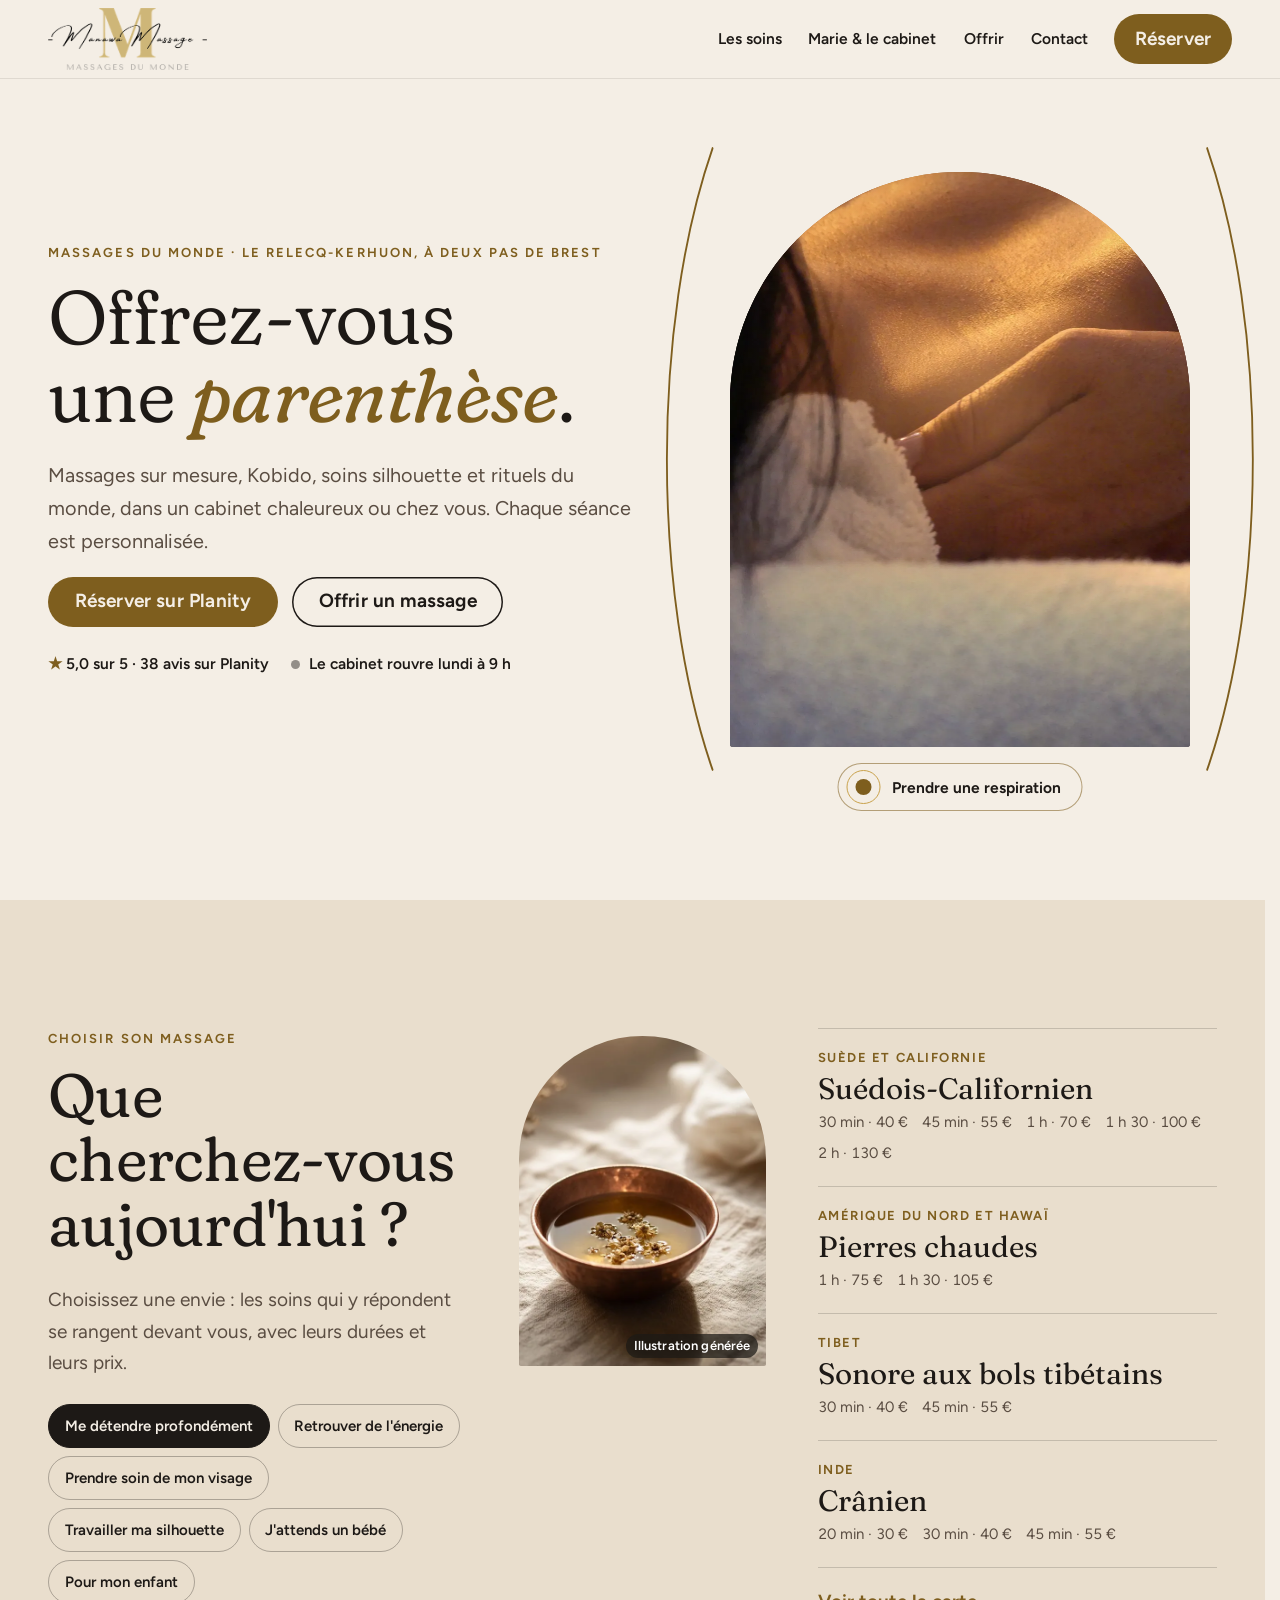
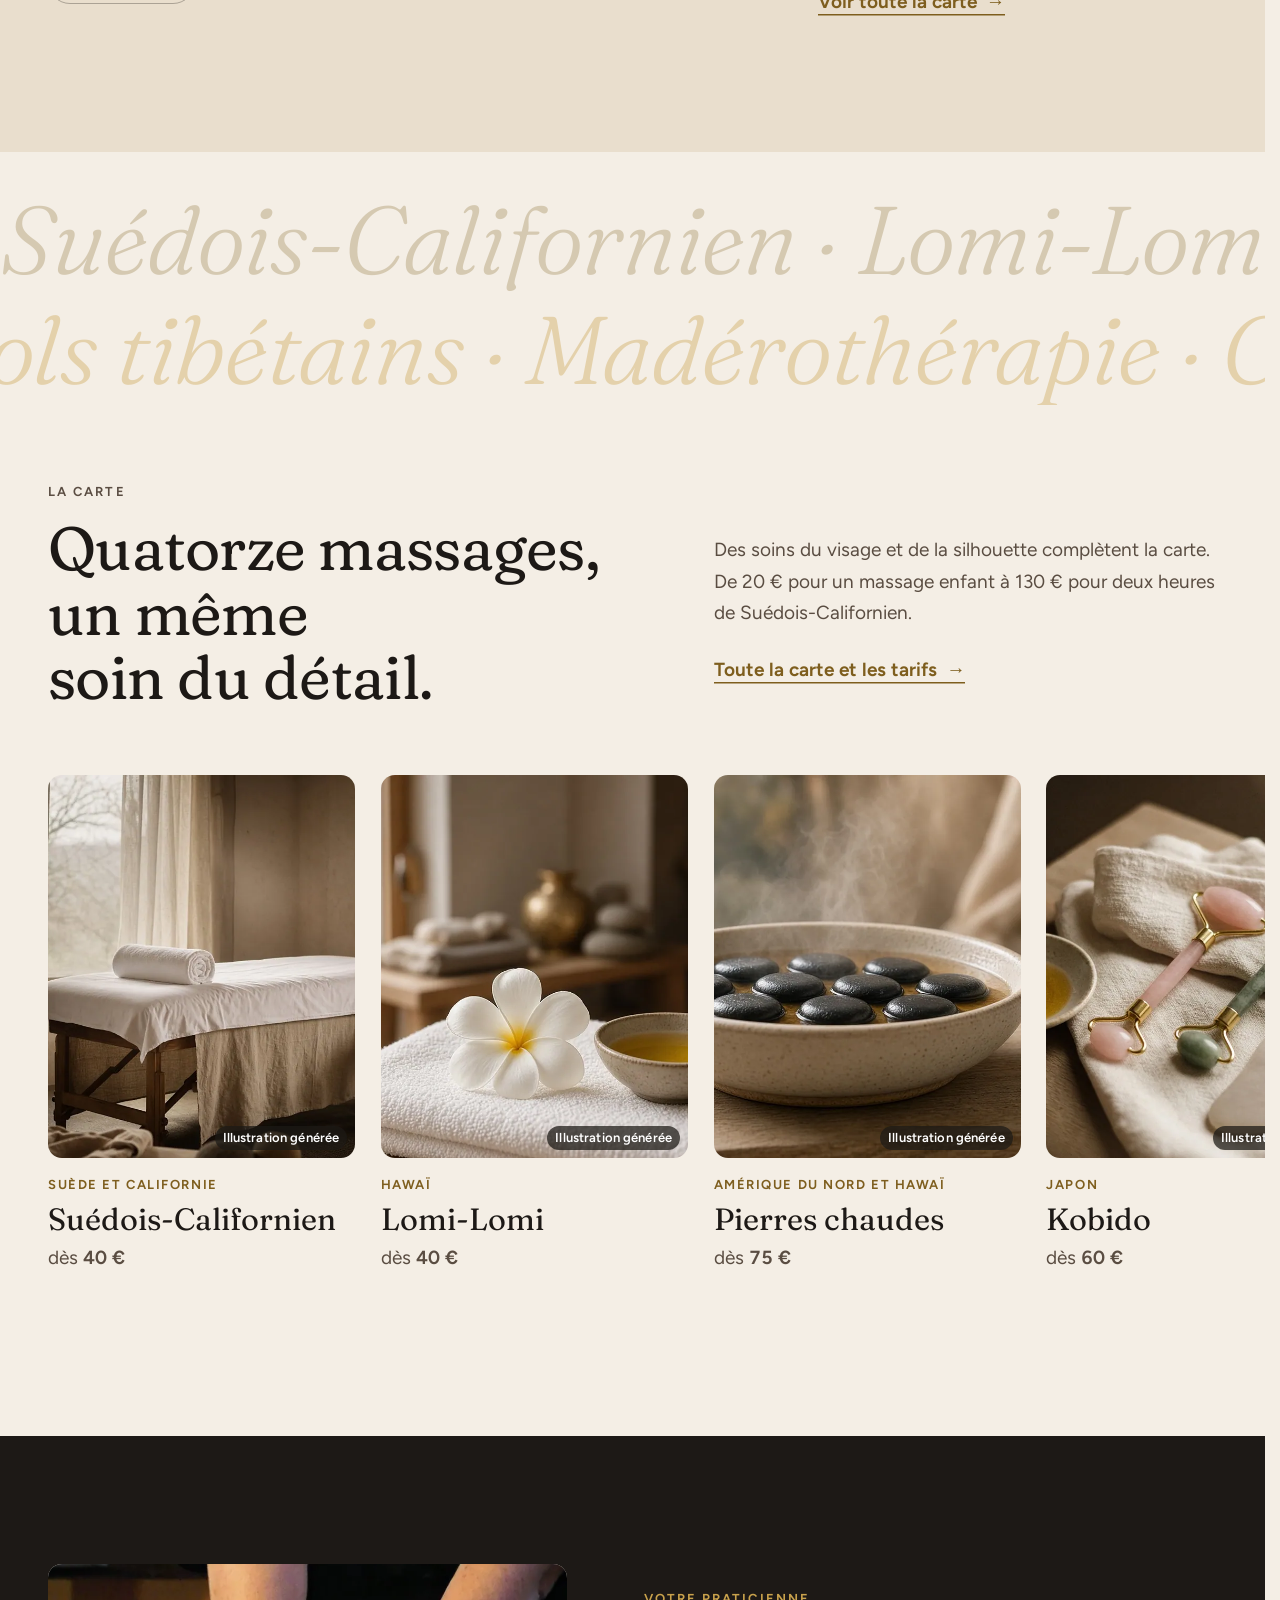
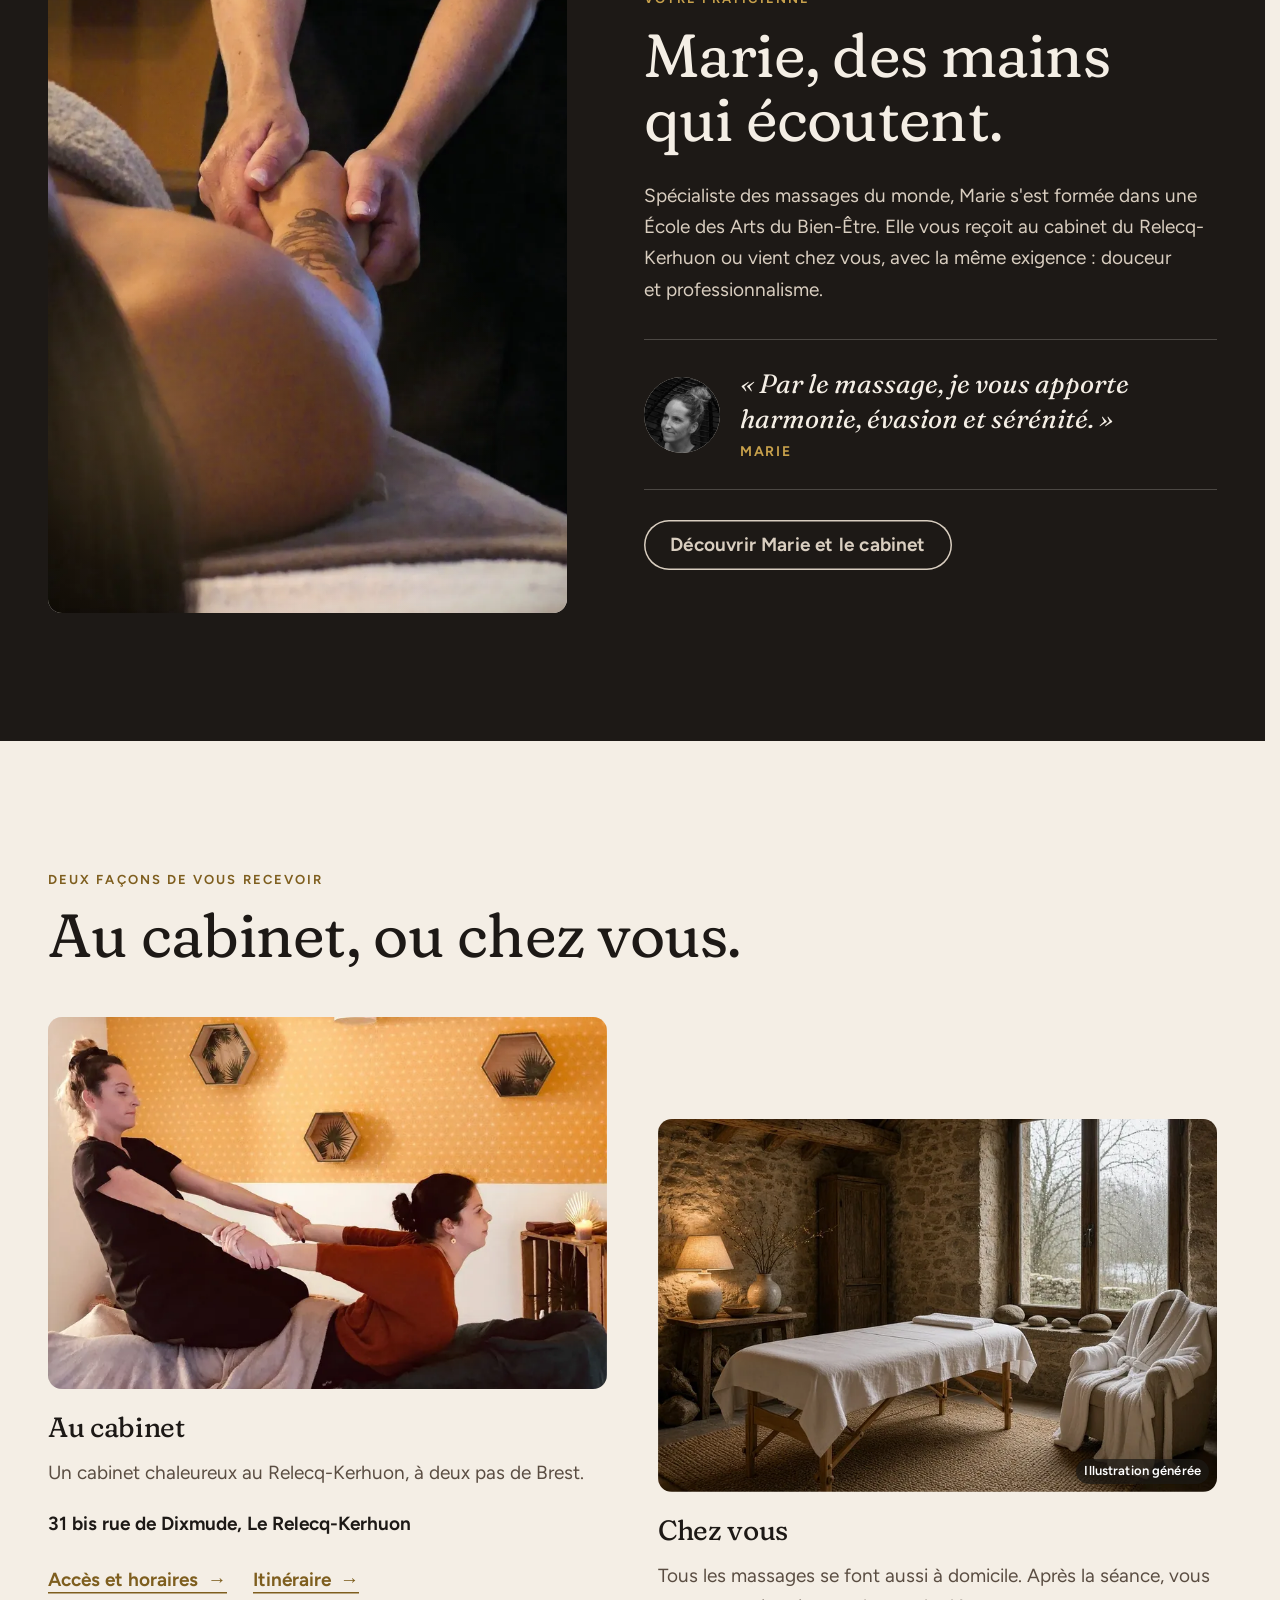
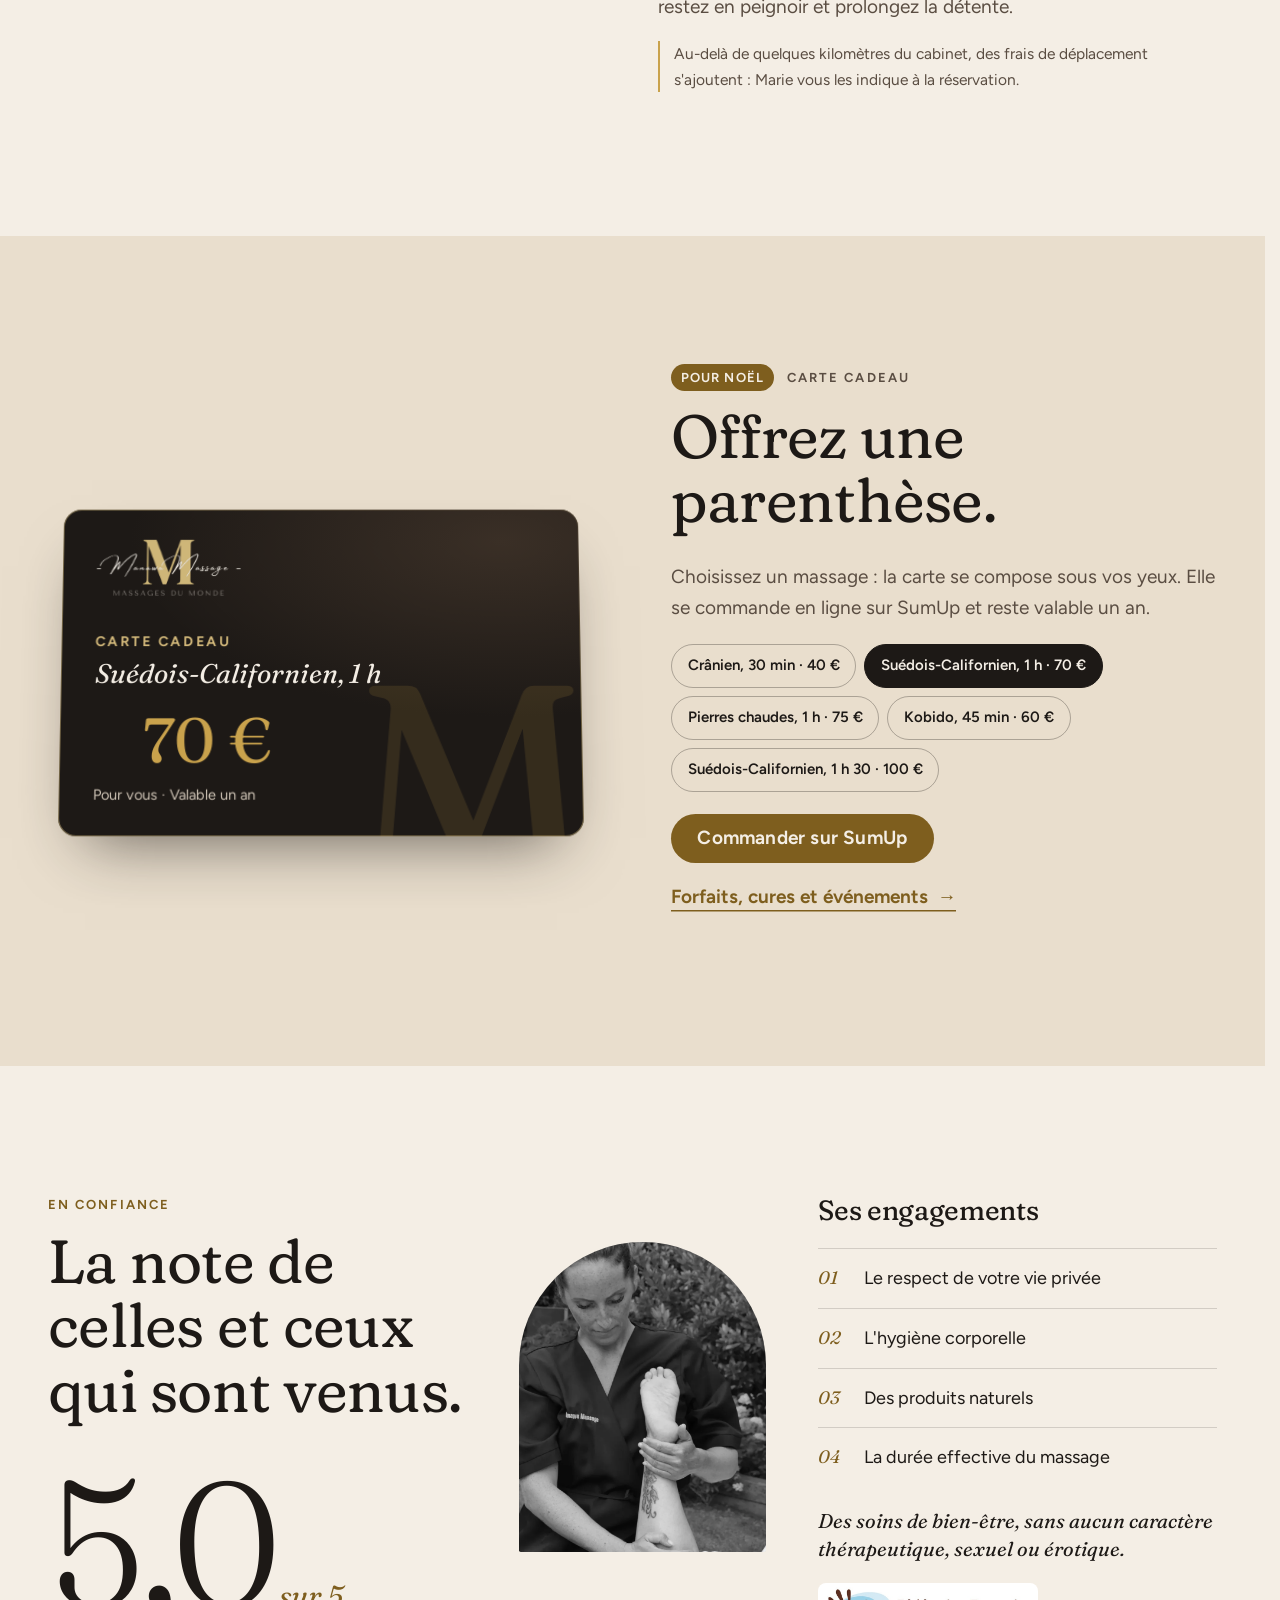
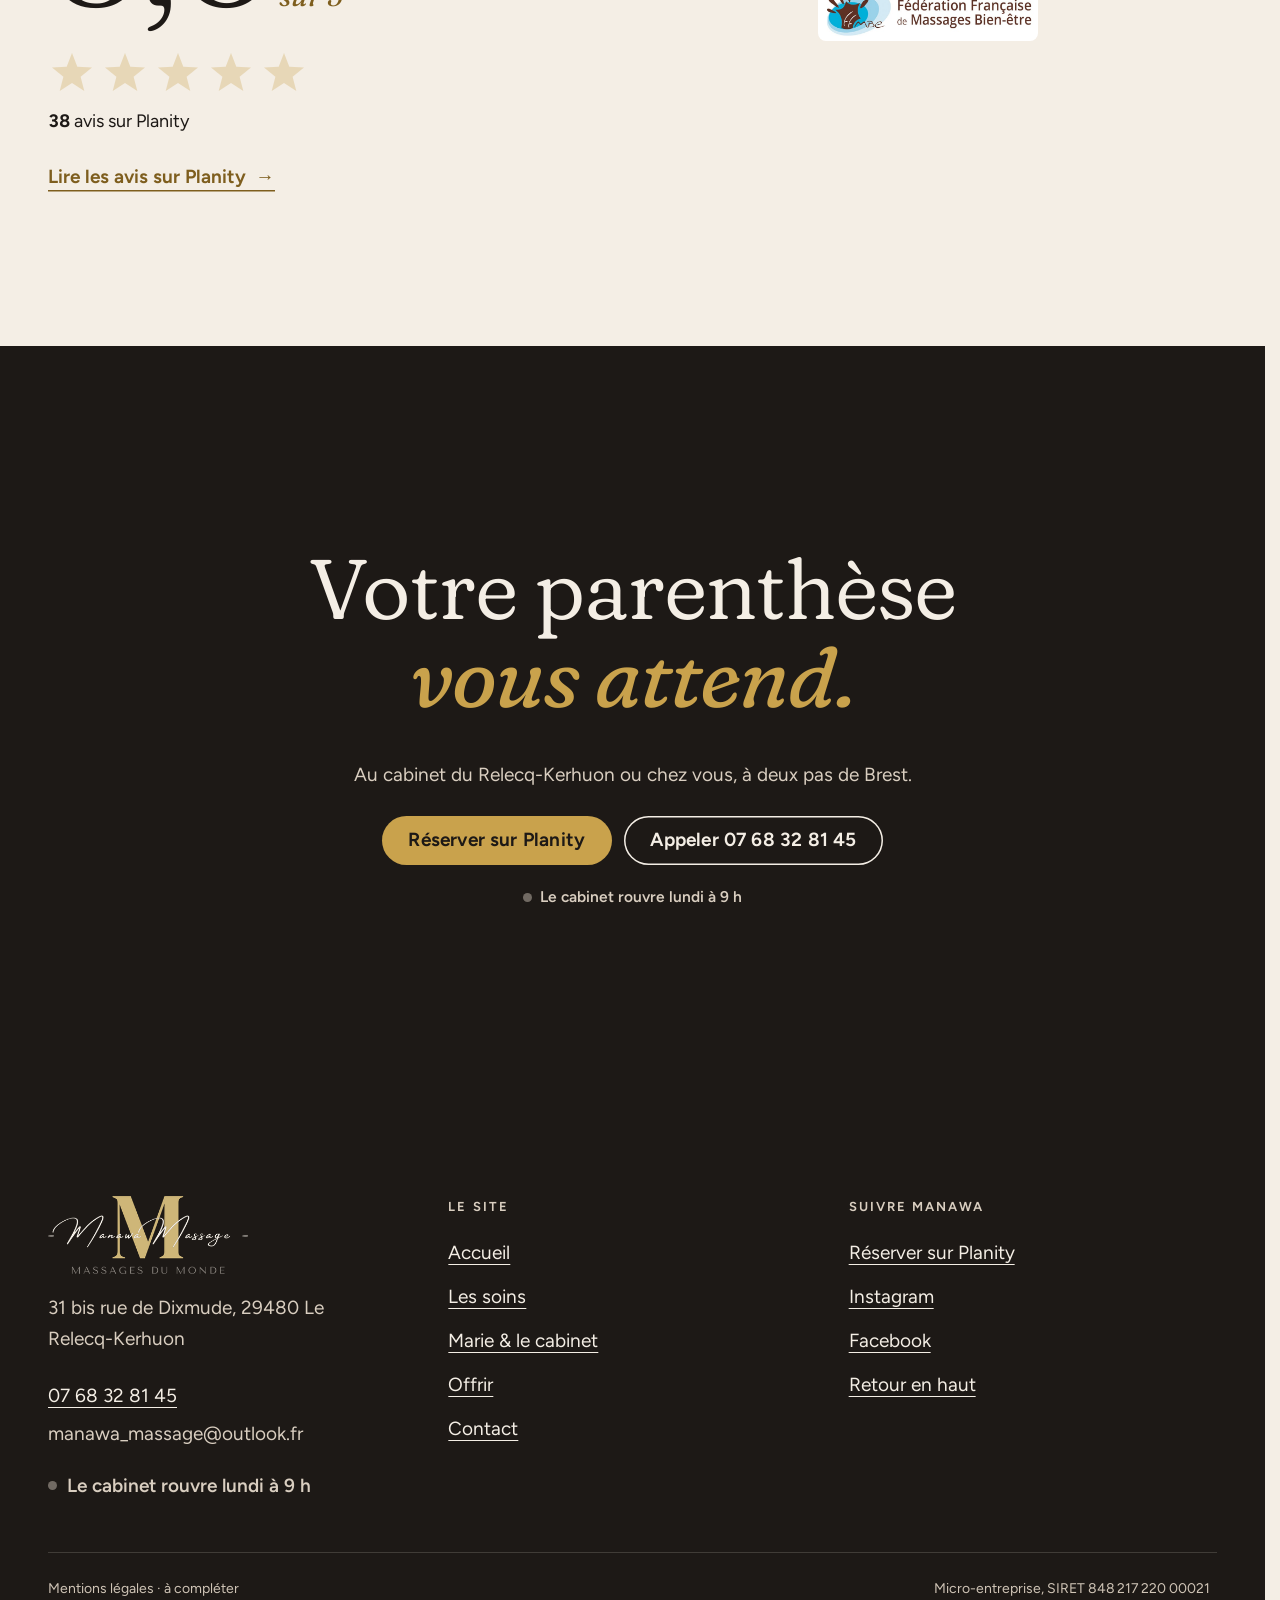
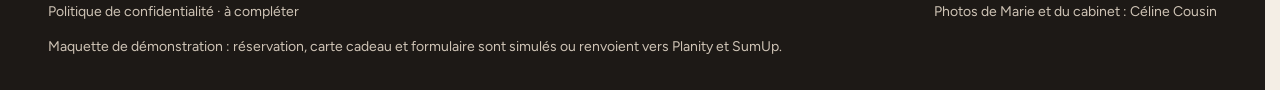
<file: index.html>
<!doctype html>
<html lang="fr" data-v="2" data-page="accueil">
<head>
<meta charset="utf-8">
<meta name="viewport" content="width=device-width, initial-scale=1, viewport-fit=cover">
<title>Manawa Massage Pro · Massages bien-être au Relecq-Kerhuon, près de Brest</title>
<meta name="description" content="Massages du monde, Kobido et soins silhouette avec Marie, au cabinet du Relecq-Kerhuon ou à domicile autour de Brest. Réservation sur Planity, cartes cadeaux.">
<meta name="robots" content="noindex, nofollow">
<link rel="canonical" href="https://manawa-massage-pro-maquette.vercel.app/">
<style>:root{--fond:#F4EEE5;--texte:#1D1916;--voile-fond:#1D1916;--ouverture-fond:#1D1916;--menu-fond:#F4EEE5}:root { --entete-h: 72px; --barres-h: 0px; } html { background: var(--fond); color: var(--texte); scrollbar-gutter: stable; } body { margin: 0; background: var(--fond); } html.js:not(.secours):not([data-arrivee="retour"]) [data-anime] { opacity: 0; } html.js:not(.secours):not([data-arrivee="retour"]) [data-anime].vu { opacity: 1; } [data-voile] { position: fixed; inset: 0; z-index: 900; background: var(--voile-fond); transform: translateY(100%); visibility: hidden; pointer-events: none; } html[data-arrivee="voile"]:not(.voile-leve):not(.secours) [data-voile] { transform: none; visibility: visible; } html.secours [data-voile] { visibility: hidden !important; } .ouverture-panneau { position: fixed; inset: 0; z-index: 850; display: none; place-content: center; justify-items: center; background: var(--ouverture-fond, var(--voile-fond)); color: var(--fond); text-align: center; } html.js[data-arrivee="intro"]:not(.secours):not(.intro-finie) .ouverture-panneau { display: grid; } html.defilement-bloque, html.defilement-bloque body, html.js[data-arrivee="intro"]:not(.secours):not(.intro-finie), html.js[data-arrivee="intro"]:not(.secours):not(.intro-finie) body, html[data-arrivee="voile"]:not(.voile-leve):not(.secours), html[data-arrivee="voile"]:not(.voile-leve):not(.secours) body { overflow: hidden; } html.js[data-arrivee="intro"]:not(.secours):not(.intro-finie) { background-color: var(--ouverture-fond, var(--voile-fond)); } html[data-arrivee="voile"]:not(.voile-leve):not(.secours) { background-color: var(--voile-fond); }</style>
<script>(function () {
var d = document.documentElement, ss = null, ls = null;
try { ss = window.sessionStorage; ls = window.localStorage; } catch (e) {}
d.classList.add('js');
var nav = performance.getEntriesByType ? performance.getEntriesByType('navigation')[0] : null;
var type = nav ? nav.type : 'navigate';
var depart = null;
try { depart = JSON.parse(ss.getItem('socle:depart') || 'null'); ss.removeItem('socle:depart'); } catch (e) {}
if (depart && !(Date.now() - depart.t < 15000)) depart = null;
var mode = type === 'back_forward' ? 'retour' : type === 'reload' ? 'intro' : depart ? 'voile' : 'intro';
d.setAttribute('data-arrivee', mode);
if (mode === 'voile' && depart.couleur) d.style.setProperty('--voile-fond', depart.couleur);
if (type === 'reload' && 'scrollRestoration' in history) {
history.scrollRestoration = 'manual';
}
try {
var choisie = ls && ls.getItem('socle:langue');
var langue = (d.lang || '').slice(0, 2);
if (choisie && choisie !== langue && type === 'navigate' && !depart) {
var alt = document.querySelector('link[rel="alternate"][hreflang="' + choisie + '"]');
if (alt) location.replace(new URL(alt.href).pathname + location.search + location.hash);
}
} catch (e) {}
setTimeout(function () { if (!d.classList.contains('demarre')) d.classList.add('secours'); }, 2000);
})();</script>
<link rel="preload" href="/assets/fonts/fraunces-latin-soft-normal.woff2" as="font" type="font/woff2" crossorigin>
<link rel="preload" href="/assets/fonts/figtree-latin-wght-normal.woff2" as="font" type="font/woff2" crossorigin>
<link rel="stylesheet" href="/assets/css/socle.css?v=2">
<link rel="stylesheet" href="/assets/css/site.css?v=2">
<link rel="modulepreload" href="/assets/js/site.js?v=2">
<link rel="modulepreload" href="/assets/js/socle/index.js?v=2">
<script src="/assets/vendor/gsap.min.js" defer></script>
<script src="/assets/vendor/ScrollTrigger.min.js" defer></script>
<script src="/assets/vendor/SplitText.min.js" defer></script>
<script type="module" src="/assets/js/site.js?v=2"></script>
<meta name="theme-color" content="#F4EEE5">
<link rel="icon" href="/assets/images/favicon-64.png" type="image/png" sizes="64x64">
<link rel="icon" href="/assets/images/favicon-32.png" type="image/png" sizes="32x32">
<link rel="apple-touch-icon" href="/assets/images/apple-touch-icon.png">
<meta property="og:type" content="website">
<meta property="og:site_name" content="Manawa Massage Pro">
<meta property="og:locale" content="fr_FR">
<meta property="og:title" content="Manawa Massage Pro · Massages bien-être au Relecq-Kerhuon, près de Brest">
<meta property="og:description" content="Massages du monde, Kobido et soins silhouette avec Marie, au cabinet du Relecq-Kerhuon ou à domicile autour de Brest. Réservation sur Planity, cartes cadeaux.">
<meta property="og:url" content="https://manawa-massage-pro-maquette.vercel.app/">
<meta property="og:image" content="https://manawa-massage-pro-maquette.vercel.app/assets/partage/accueil-fr.jpg">
<meta property="og:image:width" content="1200">
<meta property="og:image:height" content="630">
<meta property="og:image:alt" content="Manawa Massage Pro : la main de Marie posée sur une épaule, et le titre Offrez-vous une parenthèse">
<meta name="twitter:card" content="summary_large_image">
<script type="application/ld+json">{"@context":"https://schema.org","@type":"HealthAndBeautyBusiness","name":"Manawa Massage Pro","description":"Massages bien-être du monde, Kobido et soins silhouette, au cabinet du Relecq-Kerhuon ou à domicile autour de Brest.","telephone":"+33768328145","email":"manawa_massage@outlook.fr","address":{"@type":"PostalAddress","streetAddress":"31 bis rue de Dixmude","postalCode":"29480","addressLocality":"Le Relecq-Kerhuon","addressCountry":"FR"},"openingHoursSpecification":[{"@type":"OpeningHoursSpecification","dayOfWeek":"Monday","opens":"09:00","closes":"18:00"},{"@type":"OpeningHoursSpecification","dayOfWeek":"Wednesday","opens":"09:00","closes":"19:30"},{"@type":"OpeningHoursSpecification","dayOfWeek":"Thursday","opens":"09:00","closes":"17:00"},{"@type":"OpeningHoursSpecification","dayOfWeek":"Friday","opens":"09:00","closes":"18:00"}],"priceRange":"20 € – 130 €","sameAs":["https://www.facebook.com/ManawaMassagePro/","https://www.instagram.com/ManawaMassagePro/"]}</script>
</head>
<body id="haut">
<div data-voile data-forme="iris" aria-hidden="true"><div class="voile-contenu"><img src="/assets/images/logo-clair-372.png" alt="" width="186" height="73"><span data-voile-libelle>Accueil</span></div></div>
<div class="ouverture-panneau" data-ouverture aria-hidden="true">
  <div class="ouverture-scene">
    <svg class="parenthese parenthese--g ouverture-par" viewBox="0 0 80 520" preserveAspectRatio="none" aria-hidden="true"><path d="M70 6 C 4 150, 4 370, 70 514" pathLength="1"/></svg>
    <img class="ouverture-logo" src="/assets/images/logo-clair-372.png" alt="" width="372" height="145" data-ouverture-objet>
    <svg class="parenthese parenthese--d ouverture-par" viewBox="0 0 80 520" preserveAspectRatio="none" aria-hidden="true"><path d="M10 6 C 76 150, 76 370, 10 514" pathLength="1"/></svg>
  </div>
  <p class="ouverture-ligne">Massages du monde</p>
</div>
<a class="evitement" href="#contenu">Aller au contenu</a>
<header data-entete>
  <div class="entete-rangee">
    <a class="entete-logo" aria-label="Manawa Massage Pro, Accueil" href="/" data-libelle="Accueil" aria-current="page">
      <img src="/assets/images/logo-372.png" alt="Manawa Massage Pro" width="372" height="145">
    </a>
    <nav data-nav aria-label="Navigation principale">
      <ul><li><a href="/soins" data-libelle="Les soins">Les soins</a></li><li><a href="/marie" data-libelle="Marie &amp; le cabinet">Marie &amp; le cabinet</a></li><li><a href="/offrir" data-libelle="Offrir">Offrir</a></li><li><a href="/contact" data-libelle="Contact">Contact</a></li></ul>
    </nav>
    <div class="entete-actions">
      <a href="https://www.planity.com/manawamassages-pro-29480-le-relecq-kerhuon" target="_blank" rel="noopener" class="bouton" data-survol="magnetique">Réserver<span class="visuellement-cache"> (nouvel onglet)</span></a>
      <button type="button" data-menu-bouton aria-controls="menu" aria-expanded="false" data-libelle-ouvrir="Menu" data-libelle-fermer="Fermer"><span data-libelle-bouton>Menu</span></button>
      <a class="menu-sansjs" href="#menu" data-menu-lien>Menu</a>
    </div>
  </div>
</header>
<script>/* Avant le premier affichage : rangées de la navigation (même règle que ajusterNav dans assets/js/socle/entete.js)
   et hauteur réelle de l'en-tête, pour que rien ne saute quand le JavaScript du site prend la main. */
(function () {
  var h = document.documentElement, u = document.querySelector('[data-nav] ul'), e = document.querySelector('[data-entete]');
  if (u) {
    var deborde = function () { return u.scrollWidth > u.clientWidth + 1; }, c = deborde();
    if (c && window.matchMedia('(min-width: 900px)').matches) {
      h.classList.add('nav-deux-rangees'); c = deborde();
      if (c) { h.classList.add('nav-deux-lignes'); var a = u.querySelector('a'); c = !a || u.getBoundingClientRect().height > a.getBoundingClientRect().height * 2.5; }
      if (c) h.classList.remove('nav-deux-rangees', 'nav-deux-lignes');
    }
    if (c) h.classList.add('nav-compacte');
  }
  if (e) h.style.setProperty('--entete-h', Math.round(e.getBoundingClientRect().height) + 'px');
})();</script>
<span id="menu-ferme" aria-hidden="true"></span>
<div id="menu" data-menu role="dialog" aria-modal="true" aria-label="Menu">
  <p class="menu-sansjs-fermer"><a href="#menu-ferme">Fermer</a></p>
  <ul><li style="--i:0"><a href="/" class="menu-lien" data-libelle="Accueil" aria-current="page">Accueil</a></li><li style="--i:1"><a href="/soins" class="menu-lien" data-libelle="Les soins">Les soins</a></li><li style="--i:2"><a href="/marie" class="menu-lien" data-libelle="Marie &amp; le cabinet">Marie &amp; le cabinet</a></li><li style="--i:3"><a href="/offrir" class="menu-lien" data-libelle="Offrir">Offrir</a></li><li style="--i:4"><a href="/contact" class="menu-lien" data-libelle="Contact">Contact</a></li></ul>
  <p class="menu-actions"><a href="https://www.planity.com/manawamassages-pro-29480-le-relecq-kerhuon" target="_blank" rel="noopener" class="bouton">Réserver sur Planity<span class="visuellement-cache"> (nouvel onglet)</span></a> <a class="bouton bouton--contour" href="tel:+33768328145">Appeler 07 68 32 81 45</a></p>
  <p class="menu-adresse">31 bis rue de Dixmude, 29480 Le Relecq-Kerhuon</p>
</div>
<main id="contenu" tabindex="-1">
<section class="hero" id="debut">
  <div class="hero-texte">
    <p class="surtitre hero-anime masque-ecran-tres-bas" data-anime="gsap">Massages du monde · Le Relecq-Kerhuon, à deux pas de Brest</p>
    <h1 class="hero-titre" data-anime="gsap" data-grille="typo"><span class="ligne-masque"><span class="hero-ligne">Offrez-vous</span></span><span class="ligne-masque"><span class="hero-ligne hero-ligne--entiere">une <em>parenthèse</em>.</span></span></h1>
    <p class="hero-intro hero-anime masque-ecran-bas" data-anime="gsap">Massages sur mesure, Kobido, soins silhouette et rituels du monde, dans un cabinet chaleureux ou chez vous. Chaque séance est personnalisée.</p>
    <p class="hero-actions hero-anime" data-anime="gsap"><a href="https://www.planity.com/manawamassages-pro-29480-le-relecq-kerhuon" target="_blank" rel="noopener" class="bouton" data-action-principale data-survol="magnetique">Réserver sur Planity<span class="visuellement-cache"> (nouvel onglet)</span></a><a href="/offrir" class="bouton bouton--contour" data-libelle="Offrir">Offrir un massage</a></p>
    <p class="hero-info hero-anime" data-anime="gsap" data-info-cle><span class="note-courte"><span class="note-etoile" aria-hidden="true">★</span> 5,0 sur 5 · 38 avis sur Planity</span><span class="statut " data-statut><span class="statut-point" aria-hidden="true"></span><span data-statut-texte>Horaires du cabinet sur Planity</span></span></p>
  </div>
  <div class="hero-visuel" data-grille="fil">
    <svg class="parenthese parenthese--g hero-par" viewBox="0 0 80 520" preserveAspectRatio="none" aria-hidden="true" data-effet="parentheses"><path d="M70 6 C 4 150, 4 370, 70 514" pathLength="1"/></svg>
    <figure class="media hero-media" data-fx="onde" data-iris-centre style="--cadrage:52% 34%">
  <picture>
    <img src="/assets/images/mains-epaule-1600.webp" srcset="/assets/images/mains-epaule-1024.webp 1024w, /assets/images/mains-epaule-1168.webp 1168w, /assets/images/mains-epaule-1600.webp 1600w" sizes="(max-width: 760px) 86vw, 38vw" alt="La main de Marie posée sur l&#39;épaule d&#39;une cliente, linge blanc et lumière chaude" width="1600" height="2000" fetchpriority="high" loading="eager" decoding="async">
  </picture>
</figure>
    <span class="chaleur" data-chaleur data-effet="chaleur" data-souris aria-hidden="true" data-audit-ignorer></span>
    <svg class="parenthese parenthese--d hero-par" viewBox="0 0 80 520" preserveAspectRatio="none" aria-hidden="true" data-effet="parentheses"><path d="M10 6 C 76 150, 76 370, 10 514" pathLength="1"/></svg>
    <button type="button" class="respirer" data-respirer aria-pressed="false" data-repos="Prendre une respiration" data-inspirez="Inspirez…" data-expirez="Expirez…" data-arreter="Arrêter" data-merci="Voilà, votre parenthèse a commencé."><span class="respirer-rond" aria-hidden="true"></span><span data-respirer-texte>Prendre une respiration</span></button>
    <p class="visuellement-cache" role="status" data-respirer-statut></p>
  </div>
</section>
<section class="envies fond-sable" id="envies">
  <div class="conteneur envies-grille">
    <div class="envies-tete">
      <p class="surtitre">Choisir son massage</p>
      <h2 data-anime="lignes">Que cherchez-vous aujourd&#39;hui ?</h2>
      <p class="envies-texte" data-anime>Choisissez une envie : les soins qui y répondent se rangent devant vous, avec leurs durées et leurs prix.</p>
      <div class="envies-choix puces" role="group" aria-label="Vos envies" data-anime="cascade" data-envies-choix data-grille="manipuler">
        <button type="button" class="puce" aria-pressed="true" data-envie="detente">Me détendre profondément</button><button type="button" class="puce" aria-pressed="false" data-envie="energie">Retrouver de l&#39;énergie</button><button type="button" class="puce" aria-pressed="false" data-envie="visage">Prendre soin de mon visage</button><button type="button" class="puce" aria-pressed="false" data-envie="silhouette">Travailler ma silhouette</button><button type="button" class="puce" aria-pressed="false" data-envie="maman">J&#39;attends un bébé</button><button type="button" class="puce" aria-pressed="false" data-envie="enfant">Pour mon enfant</button>
      </div>
      <p class="envies-sansjs">Pour vous détendre</p>
    </div>
    <div class="envies-images" data-envies-images aria-hidden="true">
      <figure class="media envies-image est-active" data-grok data-envie-image="detente" style="--cadrage:50% 50%">
  <picture>
    <img src="/assets/images/grok/soin-huile-1168.webp" srcset="/assets/images/grok/soin-huile-1168.webp 1168w" sizes="(max-width: 760px) 40vw, 24vw" alt="" width="1168" height="730" loading="lazy" decoding="async">
  </picture><figcaption class="mention-ia">Illustration générée</figcaption>
</figure><figure class="media envies-image" data-grok data-envie-image="energie" style="--cadrage:50% 50%">
  <picture>
    <img src="/assets/images/grok/soin-pieds-1168.webp" srcset="/assets/images/grok/soin-pieds-1168.webp 1168w" sizes="(max-width: 760px) 40vw, 24vw" alt="" width="1168" height="730" loading="lazy" decoding="async">
  </picture><figcaption class="mention-ia">Illustration générée</figcaption>
</figure><figure class="media envies-image" data-grok data-envie-image="visage" style="--cadrage:50% 50%">
  <picture>
    <img src="/assets/images/grok/soin-coco-1168.webp" srcset="/assets/images/grok/soin-coco-1168.webp 1168w" sizes="(max-width: 760px) 40vw, 24vw" alt="" width="1168" height="730" loading="lazy" decoding="async">
  </picture><figcaption class="mention-ia">Illustration générée</figcaption>
</figure><figure class="media envies-image" data-grok data-envie-image="silhouette" style="--cadrage:50% 50%">
  <picture>
    <img src="/assets/images/grok/soin-madero-1168.webp" srcset="/assets/images/grok/soin-madero-1168.webp 1168w" sizes="(max-width: 760px) 40vw, 24vw" alt="" width="1168" height="730" loading="lazy" decoding="async">
  </picture><figcaption class="mention-ia">Illustration générée</figcaption>
</figure><figure class="media envies-image" data-grok data-envie-image="maman" style="--cadrage:50% 50%">
  <picture>
    <img src="/assets/images/grok/soin-maman-1168.webp" srcset="/assets/images/grok/soin-maman-1168.webp 1168w" sizes="(max-width: 760px) 40vw, 24vw" alt="" width="1168" height="730" loading="lazy" decoding="async">
  </picture><figcaption class="mention-ia">Illustration générée</figcaption>
</figure><figure class="media envies-image" data-grok data-envie-image="enfant" style="--cadrage:50% 50%">
  <picture>
    <img src="/assets/images/grok/page-404-1280.webp" srcset="/assets/images/grok/page-404-640.webp 640w, /assets/images/grok/page-404-1280.webp 1280w, /assets/images/grok/page-404-1920.webp 1920w" sizes="(max-width: 760px) 40vw, 24vw" alt="" width="1280" height="720" loading="lazy" decoding="async">
  </picture><figcaption class="mention-ia">Illustration générée</figcaption>
</figure>
    </div>
    <ul class="envies-liste" data-envies-liste data-effet="envies" aria-live="polite">
      <li class="mini-soin" data-pour="detente">
          <a href="/soins#suedois-californien" class="mini-soin-lien" data-libelle="Les soins"><span class="mini-soin-origine">Suède et Californie</span><span class="mini-soin-nom">Suédois-Californien</span><span class="mini-soin-tarifs"><span>30 min · 40&nbsp;€</span><span>45 min · 55&nbsp;€</span><span>1 h · 70&nbsp;€</span><span>1 h 30 · 100&nbsp;€</span><span>2 h · 130&nbsp;€</span></span></a>
        </li><li class="mini-soin" data-pour="detente">
          <a href="/soins#pierres-chaudes" class="mini-soin-lien" data-libelle="Les soins"><span class="mini-soin-origine">Amérique du Nord et Hawaï</span><span class="mini-soin-nom">Pierres chaudes</span><span class="mini-soin-tarifs"><span>1 h · 75&nbsp;€</span><span>1 h 30 · 105&nbsp;€</span></span></a>
        </li><li class="mini-soin" data-pour="detente">
          <a href="/soins#bols-tibetains" class="mini-soin-lien" data-libelle="Les soins"><span class="mini-soin-origine">Tibet</span><span class="mini-soin-nom">Sonore aux bols tibétains</span><span class="mini-soin-tarifs"><span>30 min · 40&nbsp;€</span><span>45 min · 55&nbsp;€</span></span></a>
        </li><li class="mini-soin" data-pour="detente">
          <a href="/soins#cranien" class="mini-soin-lien" data-libelle="Les soins"><span class="mini-soin-origine">Inde</span><span class="mini-soin-nom">Crânien</span><span class="mini-soin-tarifs"><span>20 min · 30&nbsp;€</span><span>30 min · 40&nbsp;€</span><span>45 min · 55&nbsp;€</span></span></a>
        </li><li class="mini-soin" data-pour="energie" hidden>
          <a href="/soins#khmer" class="mini-soin-lien" data-libelle="Les soins"><span class="mini-soin-origine">Cambodge</span><span class="mini-soin-nom">Khmer</span><span class="mini-soin-tarifs"><span>1 h · 70&nbsp;€</span><span>1 h 30 · 100&nbsp;€</span></span></a>
        </li><li class="mini-soin" data-pour="energie" hidden>
          <a href="/soins#africain" class="mini-soin-lien" data-libelle="Les soins"><span class="mini-soin-origine">Afrique</span><span class="mini-soin-nom">Africain</span><span class="mini-soin-tarifs"><span>30 min · 40&nbsp;€</span><span>1 h · 70&nbsp;€</span></span></a>
        </li><li class="mini-soin" data-pour="energie" hidden>
          <a href="/soins#lomi-lomi" class="mini-soin-lien" data-libelle="Les soins"><span class="mini-soin-origine">Hawaï</span><span class="mini-soin-nom">Lomi-Lomi</span><span class="mini-soin-tarifs"><span>30 min · 40&nbsp;€</span><span>1 h · 70&nbsp;€</span></span></a>
        </li><li class="mini-soin" data-pour="energie" hidden>
          <a href="/soins#thai-pieds" class="mini-soin-lien" data-libelle="Les soins"><span class="mini-soin-origine">Thaïlande</span><span class="mini-soin-nom">Thaï des pieds</span><span class="mini-soin-tarifs"><span>45 min · 55&nbsp;€</span></span></a>
        </li><li class="mini-soin" data-pour="visage" hidden>
          <a href="/soins#kobido" class="mini-soin-lien" data-libelle="Les soins"><span class="mini-soin-origine">Japon</span><span class="mini-soin-nom">Kobido</span><span class="mini-soin-tarifs"><span>45 min · 60&nbsp;€</span><span>Cure de 3 séances · 165&nbsp;€</span></span></a>
        </li><li class="mini-soin" data-pour="visage" hidden>
          <a href="/soins#soin-jeunesse" class="mini-soin-lien" data-libelle="Les soins"><span class="mini-soin-origine">Japon</span><span class="mini-soin-nom">Soin jeunesse</span><span class="mini-soin-tarifs"><span>1 h 30 · 110&nbsp;€</span></span></a>
        </li><li class="mini-soin" data-pour="visage" hidden>
          <a href="/soins#kobido-perfect-age" class="mini-soin-lien" data-libelle="Les soins"><span class="mini-soin-origine">Japon</span><span class="mini-soin-nom">Kobido « Perfect Age »</span><span class="mini-soin-tarifs"><span>1 h · 75&nbsp;€</span></span></a>
        </li><li class="mini-soin" data-pour="silhouette" hidden>
          <a href="/soins#maderotherapie" class="mini-soin-lien" data-libelle="Les soins"><span class="mini-soin-origine">Outils de bois</span><span class="mini-soin-nom">Madérothérapie</span><span class="mini-soin-tarifs"><span>Ventre et hanches · 50&nbsp;€</span><span>Jambes et fesses · 75&nbsp;€</span><span>Corps · 95&nbsp;€</span><span>Corps et bras · 110&nbsp;€</span></span></a>
        </li><li class="mini-soin" data-pour="silhouette" hidden>
          <a href="/soins#massage-silhouette" class="mini-soin-lien" data-libelle="Les soins"><span class="mini-soin-origine">Jambes, ventre, hanches</span><span class="mini-soin-nom">Massage silhouette</span><span class="mini-soin-tarifs"><span>45 min · 65&nbsp;€</span><span>1 h · 80&nbsp;€</span></span></a>
        </li><li class="mini-soin" data-pour="maman" hidden>
          <a href="/soins#prenatal" class="mini-soin-lien" data-libelle="Les soins"><span class="mini-soin-origine">Future maman</span><span class="mini-soin-nom">Prénatal</span><span class="mini-soin-tarifs"><span>30 min · 40&nbsp;€</span><span>1 h · 70&nbsp;€</span></span></a>
        </li><li class="mini-soin" data-pour="enfant" hidden>
          <a href="/soins#enfant" class="mini-soin-lien" data-libelle="Les soins"><span class="mini-soin-origine">Pour les plus jeunes</span><span class="mini-soin-nom">Massage enfant</span><span class="mini-soin-tarifs"><span>15 min · 20&nbsp;€</span><span>30 min · 30&nbsp;€</span></span></a>
        </li>
      <li class="mini-soin mini-soin--tout"><a href="/soins" class="lien-fleche" data-libelle="Les soins">Voir toute la carte</a></li>
    </ul>
  </div>
</section>
<section class="carte-soins" id="carte">
  <div class="mots-geants" data-fx="mots-geants" aria-hidden="true" data-ruban data-visuel data-audit-ignorer>
    <p data-fx-rangee data-mots="Suédois-Californien · Lomi-Lomi · Pierres chaudes · Ayurvédique · Kobido · Africain · Suédois-Californien · Lomi-Lomi · Pierres chaudes · Ayurvédique · Kobido · Africain ·"></p>
    <p data-fx-rangee data-sens="-1" data-mots="Khmer · Thaï des pieds · Shiroshampi · Bols tibétains · Madérothérapie · Crânien · Khmer · Thaï des pieds · Shiroshampi · Bols tibétains · Madérothérapie · Crânien ·"></p>
  </div>
  <div class="conteneur carte-tete">
    <div>
      <p class="surtitre">La carte</p>
      <h2 data-anime="lignes">Quatorze massages, un même soin du détail.</h2>
    </div>
    <div>
      <p data-anime>Des soins du visage et de la silhouette complètent la carte. De 20 € pour un massage enfant à 130 € pour deux heures de Suédois-Californien.</p>
      <p data-anime><a href="/soins" class="lien-fleche" data-libelle="Les soins">Toute la carte et les tarifs</a></p>
    </div>
  </div>
  <div class="rangee" data-rangee>
    <div class="rangee-piste" data-rangee-piste data-galerie data-effet="rangee" role="region" aria-label="Soins phares, défilement horizontal" tabindex="0">
      <article class="phare">
          <a href="/soins#suedois-californien" class="phare-lien" data-libelle="Les soins"><figure class="media phare-media" data-grok style="--cadrage:50% 50%">
  <picture>
    <img src="/assets/images/grok/soin-table-1168.webp" srcset="/assets/images/grok/soin-table-1168.webp 1168w" sizes="(max-width: 760px) 72vw, 26vw" alt="Table de massage habillée de linge blanc dans une pièce calme" width="1168" height="730" loading="lazy" decoding="async">
  </picture><figcaption class="mention-ia">Illustration générée</figcaption>
</figure><span class="phare-origine">Suède et Californie</span><span class="phare-nom">Suédois-Californien</span><span class="phare-prix">dès <span class="prix" data-prix>40&nbsp;€</span></span></a>
        </article><article class="phare">
          <a href="/soins#lomi-lomi" class="phare-lien" data-libelle="Les soins"><figure class="media phare-media" data-grok style="--cadrage:50% 50%">
  <picture>
    <img src="/assets/images/grok/soin-lomi-1168.webp" srcset="/assets/images/grok/soin-lomi-1168.webp 1168w" sizes="(max-width: 760px) 72vw, 26vw" alt="Fleur de frangipanier et bol d&#39;huile sur une serviette" width="1168" height="730" loading="lazy" decoding="async">
  </picture><figcaption class="mention-ia">Illustration générée</figcaption>
</figure><span class="phare-origine">Hawaï</span><span class="phare-nom">Lomi-Lomi</span><span class="phare-prix">dès <span class="prix" data-prix>40&nbsp;€</span></span></a>
        </article><article class="phare">
          <a href="/soins#pierres-chaudes" class="phare-lien" data-libelle="Les soins"><figure class="media phare-media" data-grok style="--cadrage:50% 50%">
  <picture>
    <img src="/assets/images/grok/soin-pierres-1168.webp" srcset="/assets/images/grok/soin-pierres-1168.webp 1168w" sizes="(max-width: 760px) 72vw, 26vw" alt="Galets de basalte qui chauffent dans un bac de céramique" width="1168" height="730" loading="lazy" decoding="async">
  </picture><figcaption class="mention-ia">Illustration générée</figcaption>
</figure><span class="phare-origine">Amérique du Nord et Hawaï</span><span class="phare-nom">Pierres chaudes</span><span class="phare-prix">dès <span class="prix" data-prix>75&nbsp;€</span></span></a>
        </article><article class="phare">
          <a href="/soins#kobido" class="phare-lien" data-libelle="Les soins"><figure class="media phare-media" data-grok style="--cadrage:50% 50%">
  <picture>
    <img src="/assets/images/grok/soin-visage-1168.webp" srcset="/assets/images/grok/soin-visage-1168.webp 1168w" sizes="(max-width: 760px) 72vw, 26vw" alt="Rouleaux de quartz rose et de jade et pierre de gua sha sur du lin" width="1168" height="730" loading="lazy" decoding="async">
  </picture><figcaption class="mention-ia">Illustration générée</figcaption>
</figure><span class="phare-origine">Japon</span><span class="phare-nom">Kobido</span><span class="phare-prix">dès <span class="prix" data-prix>60&nbsp;€</span></span></a>
        </article><article class="phare">
          <a href="/soins#bols-tibetains" class="phare-lien" data-libelle="Les soins"><figure class="media phare-media" data-grok style="--cadrage:50% 50%">
  <picture>
    <img src="/assets/images/grok/soin-bol-1168.webp" srcset="/assets/images/grok/soin-bol-1168.webp 1168w" sizes="(max-width: 760px) 72vw, 26vw" alt="Bol chantant de bronze et son maillet sur un linge" width="1168" height="730" loading="lazy" decoding="async">
  </picture><figcaption class="mention-ia">Illustration générée</figcaption>
</figure><span class="phare-origine">Tibet</span><span class="phare-nom">Sonore aux bols tibétains</span><span class="phare-prix">dès <span class="prix" data-prix>40&nbsp;€</span></span></a>
        </article><article class="phare">
          <a href="/soins#maderotherapie" class="phare-lien" data-libelle="Les soins"><figure class="media phare-media" style="--cadrage:50% 50%">
  <picture>
    <img src="/assets/images/madero-800.webp" srcset="/assets/images/madero-640.webp 640w, /assets/images/madero-800.webp 800w" sizes="(max-width: 760px) 72vw, 26vw" alt="Ventouse de bois de madérothérapie sur une peau huilée" width="800" height="1000" loading="lazy" decoding="async">
  </picture>
</figure><span class="phare-origine">Outils de bois</span><span class="phare-nom">Madérothérapie</span><span class="phare-prix">dès <span class="prix" data-prix>50&nbsp;€</span></span></a>
        </article>
    </div>
  </div>
</section>
<section class="marie-bloc fond-sombre" id="marie">
  <div class="conteneur marie-grille">
    <div class="marie-visuel">
      <figure class="media marie-media" data-fx="parallaxe" style="--cadrage:53% 40%">
  <picture>
    <img src="/assets/images/marie-au-travail-1600.webp" srcset="/assets/images/marie-au-travail-1024.webp 1024w, /assets/images/marie-au-travail-1168.webp 1168w, /assets/images/marie-au-travail-1600.webp 1600w" sizes="(max-width: 760px) 92vw, 42vw" alt="Marie masse le bras d&#39;une cliente, dans la pénombre du cabinet" width="1600" height="2000" loading="lazy" decoding="async">
  </picture>
</figure>
      <span class="chaleur chaleur--sombre" data-chaleur data-effet="chaleur" data-souris aria-hidden="true" data-audit-ignorer></span>
    </div>
    <div class="marie-texte">
      <p class="surtitre">Votre praticienne</p>
      <h2 data-anime="lignes">Marie, des mains qui écoutent.</h2>
      <p data-anime>Spécialiste des massages du monde, Marie s&#39;est formée dans une École des Arts du Bien-Être. Elle vous reçoit au cabinet du Relecq-Kerhuon ou vient chez vous, avec la même exigence : douceur et professionnalisme.</p>
      <figure class="citation" data-anime>
        <figure class="media citation-portrait" style="--cadrage:40% 40%">
  <picture>
    <img src="/assets/images/marie-portrait-480.webp" srcset="/assets/images/marie-portrait-480.webp 480w" sizes="96px" alt="" width="480" height="600" loading="lazy" decoding="async">
  </picture>
</figure>
        <blockquote><p>« Par le massage, je vous apporte harmonie, évasion et sérénité. »</p></blockquote>
        <figcaption>Marie</figcaption>
      </figure>
      <p data-anime><a href="/marie" class="bouton bouton--contour" data-libelle="Marie &amp; le cabinet">Découvrir Marie et le cabinet</a></p>
    </div>
  </div>
</section>
<section class="lieux" id="lieux">
  <div class="conteneur">
    <p class="surtitre">Deux façons de vous recevoir</p>
    <h2 data-anime="lignes">Au cabinet, ou chez vous.</h2>
    <div class="lieux-grille">
      <article class="lieu">
        <figure class="media lieu-media" data-anime="rideau" style="--cadrage:44% 42%">
  <picture>
    <img src="/assets/images/cabinet-1600.webp" srcset="/assets/images/cabinet-800.webp 800w, /assets/images/cabinet-1600.webp 1600w" sizes="(max-width: 760px) 92vw, 45vw" alt="Le cabinet du Relecq-Kerhuon, mur ocre et étagères en hexagone, pendant un massage khmer" width="1600" height="1067" loading="lazy" decoding="async">
  </picture>
</figure>
        <h3>Au cabinet</h3>
        <p>Un cabinet chaleureux au Relecq-Kerhuon, à deux pas de Brest.</p>
        <p class="lieu-adresse">31 bis rue de Dixmude, Le Relecq-Kerhuon</p>
        <p class="lieu-liens"><a href="/contact#horaires" class="lien-fleche" data-libelle="Contact">Accès et horaires</a><a href="https://www.google.com/maps/dir/?api=1&amp;destination=31%20bis%20rue%20de%20Dixmude%2029480%20Le%20Relecq-Kerhuon" target="_blank" rel="noopener" class="lien-fleche">Itinéraire<span class="visuellement-cache"> (nouvel onglet)</span></a></p>
      </article>
      <article class="lieu lieu--decale">
        <figure class="media lieu-media" data-grok data-anime="rideau" style="--cadrage:50% 50%">
  <picture>
    <img src="/assets/images/grok/domicile-1600.webp" srcset="/assets/images/grok/domicile-800.webp 800w, /assets/images/grok/domicile-1600.webp 1600w" sizes="(max-width: 760px) 92vw, 45vw" alt="Salon chaleureux où une table de massage est installée, peignoir sur le fauteuil" width="1600" height="1067" loading="lazy" decoding="async">
  </picture><figcaption class="mention-ia">Illustration générée</figcaption>
</figure>
        <h3>Chez vous</h3>
        <p>Tous les massages se font aussi à domicile. Après la séance, vous restez en peignoir et prolongez la détente.</p>
        <p class="lieu-note">Au-delà de quelques kilomètres du cabinet, des frais de déplacement s&#39;ajoutent : Marie vous les indique à la réservation.</p>
      </article>
    </div>
  </div>
</section>
<section class="offrir-bloc fond-sable" id="offrir">
  <div class="conteneur offrir-grille">
    <div class="cadeau " data-cadeau data-visuel data-grille="retour">
  <div class="cadeau-carte" data-cadeau-carte data-effet="carte-cadeau">
    <div class="cadeau-face cadeau-recto">
      <img class="cadeau-logo" src="/assets/images/logo-clair-372.png" alt="Manawa Massage Pro" width="372" height="145" loading="lazy">
      <p class="cadeau-titre">Carte cadeau</p>
      <p class="cadeau-soin" data-cadeau-soin>Suédois-Californien, 1 h</p>
      <p class="cadeau-montant"><span data-cadeau-prix>70</span>&nbsp;€</p>
      <p class="cadeau-pied"><span data-cadeau-pour data-defaut="Pour vous">Pour vous</span> · Valable un an</p>
    </div>
    <div class="cadeau-face cadeau-verso" data-face="dos">
      <p class="cadeau-titre">Valable un an</p>
      <p>À réserver au cabinet du Relecq-Kerhuon ou à domicile, sur Planity ou au 07 68 32 81 45.</p>
      <p class="cadeau-papier">Bons cadeaux papier de 30 € à 900 € disponibles au cabinet.</p>
    </div>
  </div>
</div>
    <div class="offrir-texte">
      <p class="surtitre"><span class="badge-noel" data-noel hidden>Pour Noël</span> Carte cadeau</p>
      <h2 data-anime="lignes">Offrez une parenthèse.</h2>
      <p data-anime>Choisissez un massage : la carte se compose sous vos yeux. Elle se commande en ligne sur SumUp et reste valable un an.</p>
      <div class="cadeau-choix" role="group" aria-label="Choisir le massage offert" data-cadeau-choix>
  <button type="button" class="puce" aria-pressed="false" data-prix-cadeau="40" data-libelle-cadeau="Crânien, 30 min">Crânien, 30 min · 40&nbsp;€</button><button type="button" class="puce" aria-pressed="true" data-prix-cadeau="70" data-libelle-cadeau="Suédois-Californien, 1 h">Suédois-Californien, 1 h · 70&nbsp;€</button><button type="button" class="puce" aria-pressed="false" data-prix-cadeau="75" data-libelle-cadeau="Pierres chaudes, 1 h">Pierres chaudes, 1 h · 75&nbsp;€</button><button type="button" class="puce" aria-pressed="false" data-prix-cadeau="60" data-libelle-cadeau="Kobido, 45 min">Kobido, 45 min · 60&nbsp;€</button><button type="button" class="puce" aria-pressed="false" data-prix-cadeau="100" data-libelle-cadeau="Suédois-Californien, 1 h 30">Suédois-Californien, 1 h 30 · 100&nbsp;€</button>
</div>
      <p class="offrir-actions"><a href="https://giftcard.sumup.io/order/G2EHXRP/manawa-massage-pro" target="_blank" rel="noopener" class="bouton">Commander sur SumUp<span class="visuellement-cache"> (nouvel onglet)</span></a><a href="/offrir" class="lien-fleche" data-libelle="Offrir">Forfaits, cures et événements</a></p>
    </div>
  </div>
</section>
<section class="confiance" id="confiance">
  <div class="conteneur confiance-grille">
    <div class="confiance-note">
      <p class="surtitre">En confiance</p>
      <h2 data-anime="lignes">La note de celles et ceux qui sont venus.</h2>
      <p class="note-grande"><span class="note-chiffre">5,0</span><span class="note-sur">sur 5</span></p>
      <svg class="etoiles confiance-etoiles" viewBox="0 0 260 48" aria-hidden="true" data-fx="trace" data-visuel><polygon points="24.0,4.0 29.3,17.7 44.0,18.5 32.6,27.8 36.3,42.0 24.0,34.0 11.7,42.0 15.4,27.8 4.0,18.5 18.7,17.7" data-fx-trait/><polygon points="77.0,4.0 82.3,17.7 97.0,18.5 85.6,27.8 89.3,42.0 77.0,34.0 64.7,42.0 68.4,27.8 57.0,18.5 71.7,17.7" data-fx-trait/><polygon points="130.0,4.0 135.3,17.7 150.0,18.5 138.6,27.8 142.3,42.0 130.0,34.0 117.7,42.0 121.4,27.8 110.0,18.5 124.7,17.7" data-fx-trait/><polygon points="183.0,4.0 188.3,17.7 203.0,18.5 191.6,27.8 195.3,42.0 183.0,34.0 170.7,42.0 174.4,27.8 163.0,18.5 177.7,17.7" data-fx-trait/><polygon points="236.0,4.0 241.3,17.7 256.0,18.5 244.6,27.8 248.3,42.0 236.0,34.0 223.7,42.0 227.4,27.8 216.0,18.5 230.7,17.7" data-fx-trait/></svg>
      <p class="note-avis"><strong data-compteur="38">38</strong> avis sur Planity</p>
      <p><a href="https://www.planity.com/manawamassages-pro-29480-le-relecq-kerhuon" target="_blank" rel="noopener" class="lien-fleche">Lire les avis sur Planity<span class="visuellement-cache"> (nouvel onglet)</span></a></p>
    </div>
    <figure class="media confiance-media" data-fx="parallaxe" style="--cadrage:40% 45%">
  <picture>
    <img src="/assets/images/marie-jambe-1600.webp" srcset="/assets/images/marie-jambe-1024.webp 1024w, /assets/images/marie-jambe-1168.webp 1168w, /assets/images/marie-jambe-1600.webp 1600w" sizes="(max-width: 760px) 70vw, 22vw" alt="Marie masse une jambe au jardin, en noir et blanc" width="1600" height="2000" loading="lazy" decoding="async">
  </picture>
</figure>
    <div class="confiance-engagements">
      <h3>Ses engagements</h3>
      <ol class="engagements" data-anime="cascade">
        <li>Le respect de votre vie privée</li><li>L&#39;hygiène corporelle</li><li>Des produits naturels</li><li>La durée effective du massage</li>
      </ol>
      <p class="confiance-cadre" data-anime>Des soins de bien-être, sans aucun caractère thérapeutique, sexuel ou érotique.</p>
      <p class="ffmbe" data-anime><img src="/assets/images/ffmbe.jpg" alt="Logo de la Fédération Française de Massages Bien-être" width="800" height="210" loading="lazy"></p>
    </div>
  </div>
</section>
<section class="fin fond-sombre" id="fin">
  <div class="fin-scene" data-visuel>
    <svg class="parenthese parenthese--g fin-par" viewBox="0 0 80 520" preserveAspectRatio="none" aria-hidden="true" data-effet="parentheses-fin"><path d="M70 6 C 4 150, 4 370, 70 514" pathLength="1"/></svg>
    <div class="fin-texte">
      <h2 class="fin-titre" data-anime="lignes">Votre parenthèse<br><em>vous attend.</em></h2>
      <p data-anime>Au cabinet du Relecq-Kerhuon ou chez vous, à deux pas de Brest.</p>
      <p class="fin-actions" data-anime><a href="https://www.planity.com/manawamassages-pro-29480-le-relecq-kerhuon" target="_blank" rel="noopener" class="bouton bouton--or" data-survol="magnetique">Réserver sur Planity<span class="visuellement-cache"> (nouvel onglet)</span></a><a class="bouton bouton--contour" href="tel:+33768328145">Appeler 07 68 32 81 45</a></p>
      <p class="fin-statut" data-anime><span class="statut " data-statut><span class="statut-point" aria-hidden="true"></span><span data-statut-texte>Horaires du cabinet sur Planity</span></span></p>
    </div>
    <svg class="parenthese parenthese--d fin-par" viewBox="0 0 80 520" preserveAspectRatio="none" aria-hidden="true" data-effet="parentheses-fin"><path d="M10 6 C 76 150, 76 370, 10 514" pathLength="1"/></svg>
  </div>
</section>
</main>
<footer class="pied" id="pied">
  <div class="conteneur pied-grille">
    <div class="pied-marque">
      <img src="/assets/images/logo-clair-372.png" alt="Manawa Massage Pro" width="372" height="145" loading="lazy">
      <p>31 bis rue de Dixmude, 29480 Le Relecq-Kerhuon</p>
      <p><a href="tel:+33768328145">07 68 32 81 45</a><br><span class="email">manawa_massage@outlook.fr</span></p>
      <p><span class="statut statut--pied" data-statut><span class="statut-point" aria-hidden="true"></span><span data-statut-texte>Horaires du cabinet sur Planity</span></span></p>
    </div>
    <nav aria-label="Le site">
      <p class="pied-titre">Le site</p>
      <ul><li><a href="/" data-libelle="Accueil" aria-current="page">Accueil</a></li><li><a href="/soins" data-libelle="Les soins">Les soins</a></li><li><a href="/marie" data-libelle="Marie &amp; le cabinet">Marie &amp; le cabinet</a></li><li><a href="/offrir" data-libelle="Offrir">Offrir</a></li><li><a href="/contact" data-libelle="Contact">Contact</a></li></ul>
    </nav>
    <div>
      <p class="pied-titre">Suivre Manawa</p>
      <ul>
        <li><a href="https://www.planity.com/manawamassages-pro-29480-le-relecq-kerhuon" target="_blank" rel="noopener">Réserver sur Planity<span class="visuellement-cache"> (nouvel onglet)</span></a></li>
        <li><a href="https://instagram.com/ManawaMassagePro/" target="_blank" rel="noopener">Instagram<span class="visuellement-cache"> (nouvel onglet)</span></a></li>
        <li><a href="https://m.facebook.com/ManawaMassagePro/" target="_blank" rel="noopener">Facebook<span class="visuellement-cache"> (nouvel onglet)</span></a></li>
        <li><a href="#haut" data-sans-transition>Retour en haut</a></li>
      </ul>
    </div>
  </div>
  <div class="conteneur pied-bas">
    <p>Mentions légales · à compléter<br>Politique de confidentialité · à compléter</p>
    <p>Micro-entreprise, SIRET 848 217 220 00021<br>Photos de Marie et du cabinet : Céline Cousin</p>
    <p>Maquette de démonstration : réservation, carte cadeau et formulaire sont simulés ou renvoient vers Planity et SumUp.</p>
  </div>
</footer>
<div data-barre-fixe>
  <a class="bouton bouton--contour" href="tel:+33768328145">Appeler</a>
  <a href="https://www.planity.com/manawamassages-pro-29480-le-relecq-kerhuon" target="_blank" rel="noopener" class="bouton">Réserver<span class="visuellement-cache"> (nouvel onglet)</span></a>
</div>
<script type="application/json" id="donnees-horaires">[{"jour":1,"nom":"Lundi","plages":[["09:00","18:00"]]},{"jour":2,"nom":"Mardi","plages":[]},{"jour":3,"nom":"Mercredi","plages":[["09:00","19:30"]]},{"jour":4,"nom":"Jeudi","plages":[["09:00","17:00"]]},{"jour":5,"nom":"Vendredi","plages":[["09:00","18:00"]]},{"jour":6,"nom":"Samedi","plages":[]},{"jour":0,"nom":"Dimanche","plages":[]}]</script>
</body>
</html>
</file>
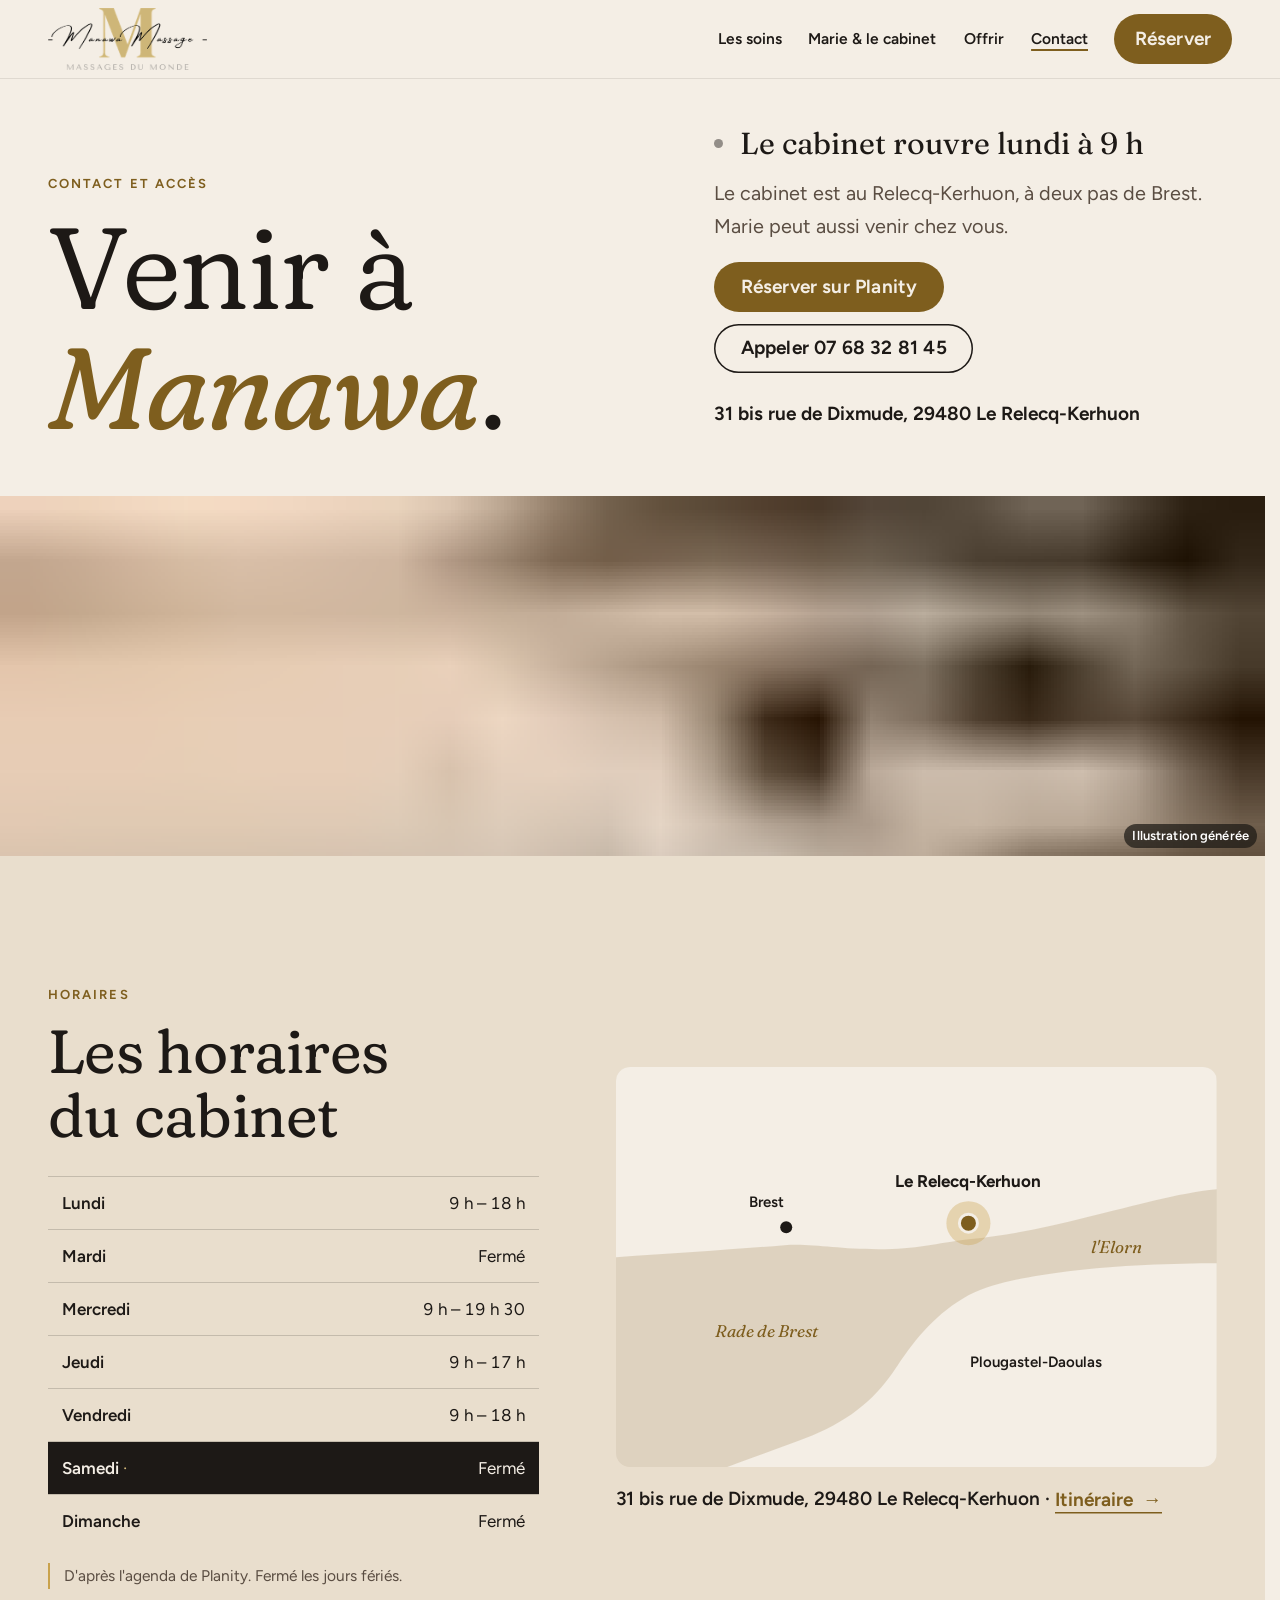
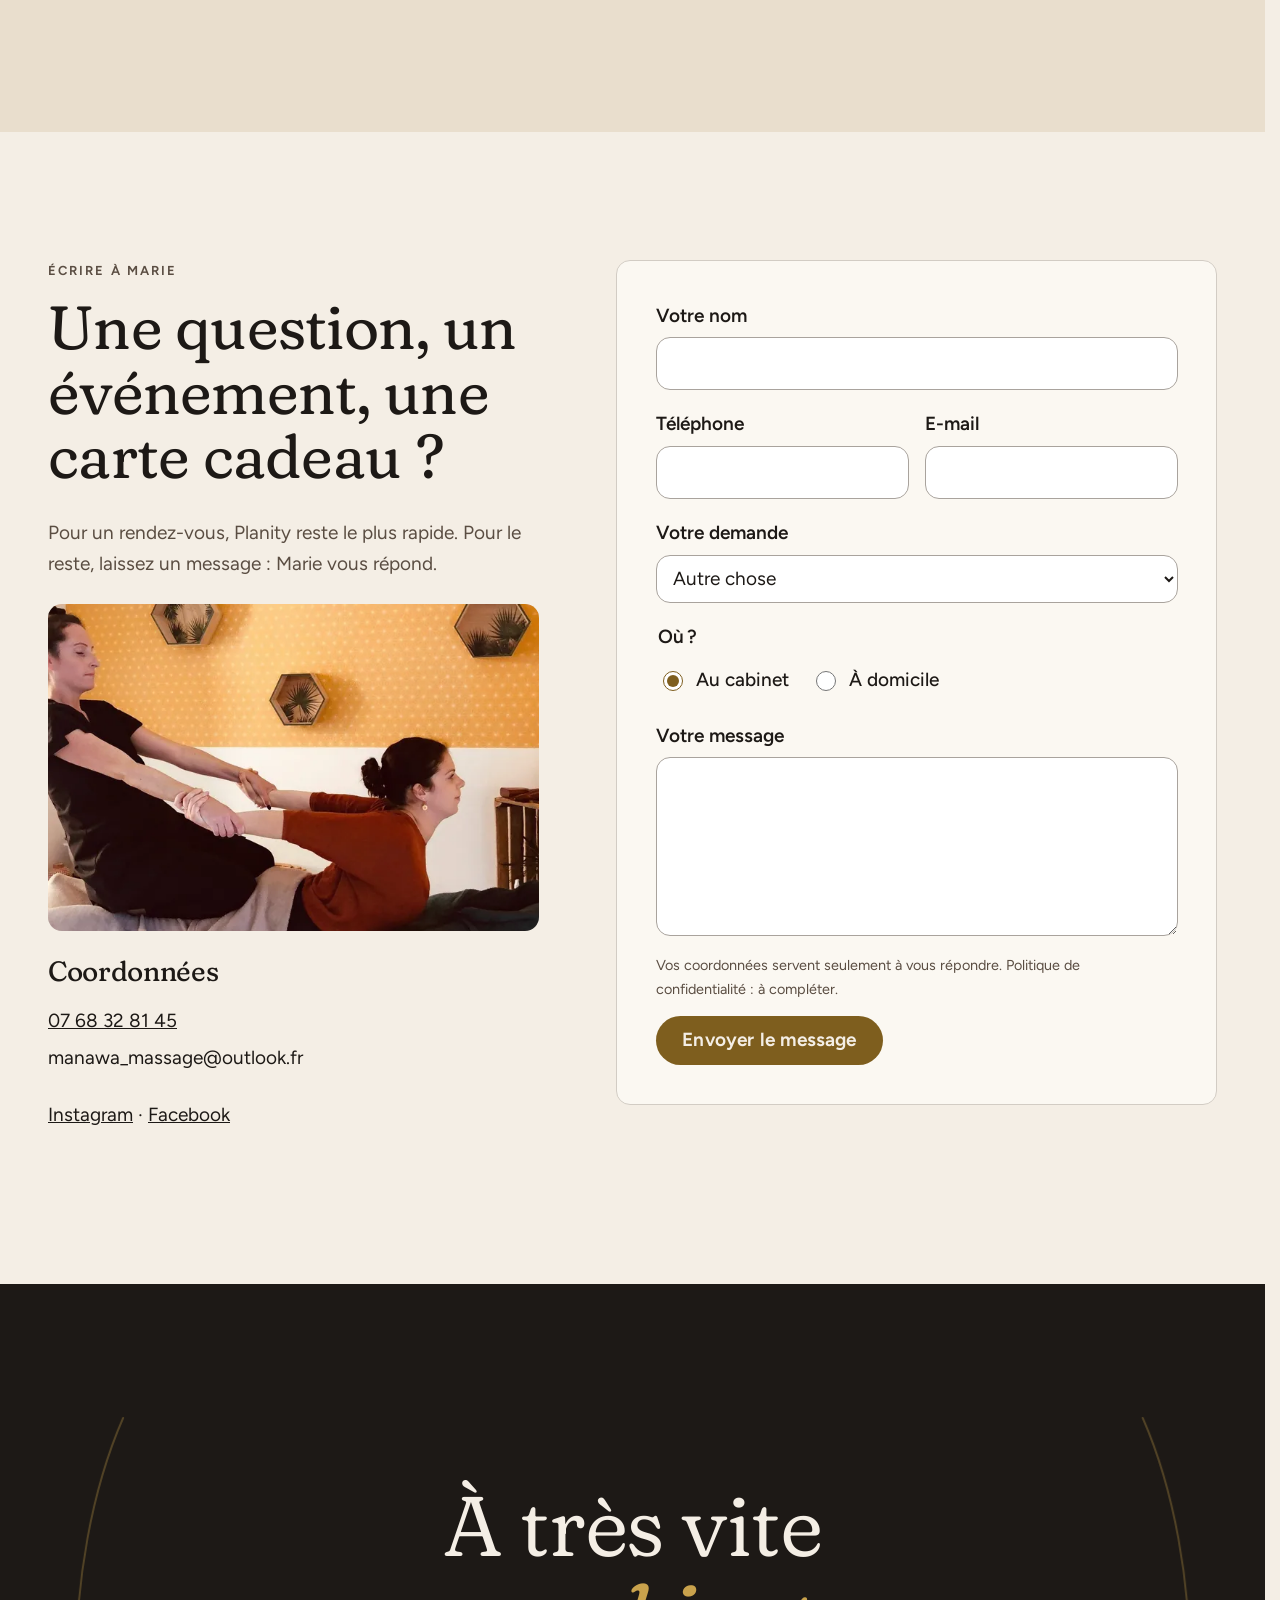
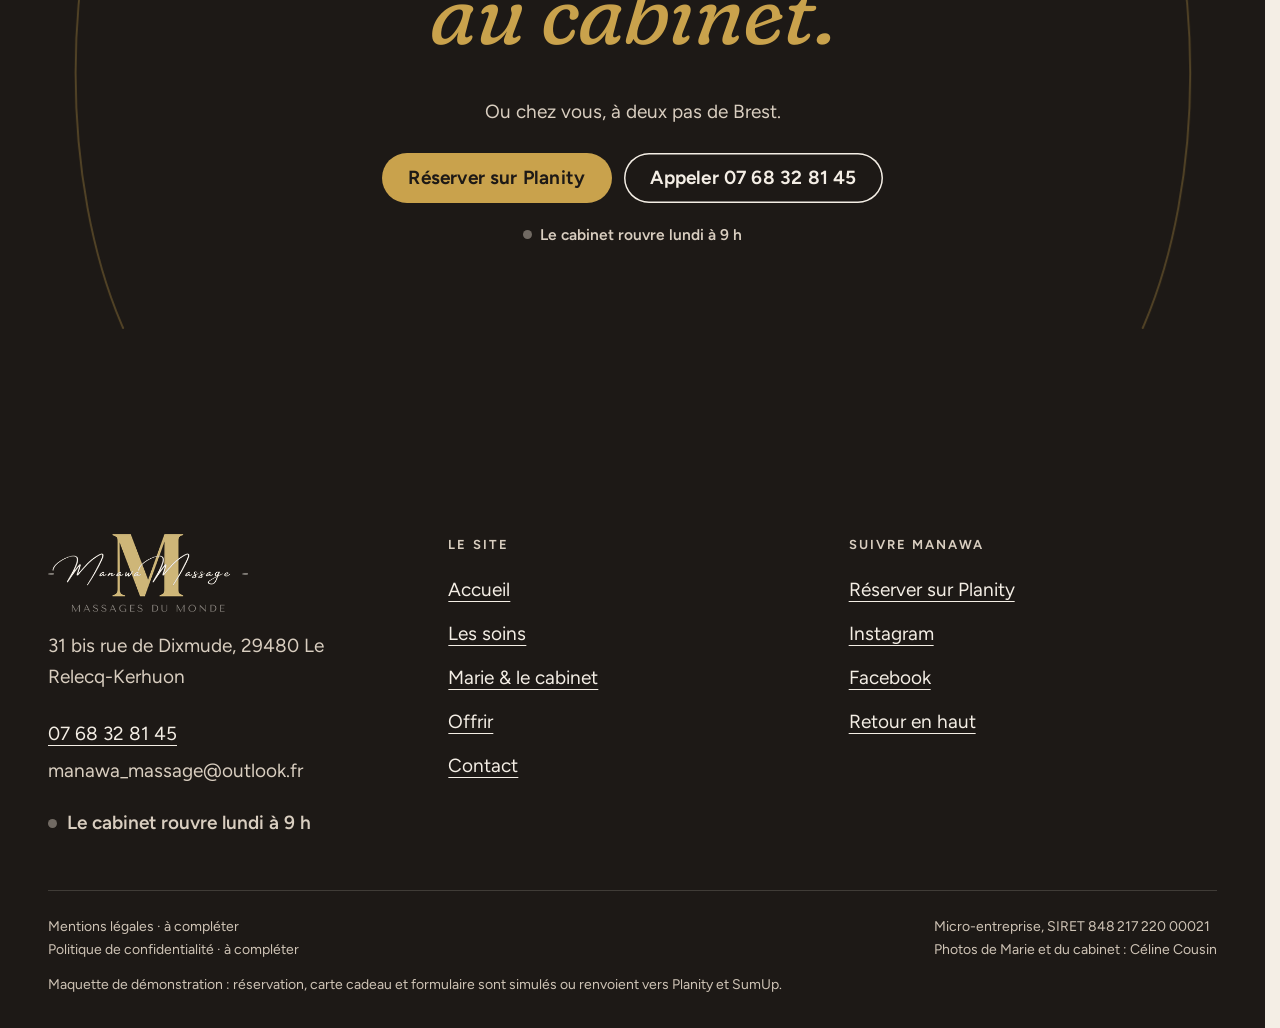
<file: contact.html>
<!doctype html>
<html lang="fr" data-v="2" data-page="contact">
<head>
<meta charset="utf-8">
<meta name="viewport" content="width=device-width, initial-scale=1, viewport-fit=cover">
<title>Contact et accès · Manawa Massage Pro</title>
<meta name="description" content="Le cabinet au 31 bis rue de Dixmude, Le Relecq-Kerhuon. Horaires, accès, réservation sur Planity, téléphone 07 68 32 81 45.">
<meta name="robots" content="noindex, nofollow">
<link rel="canonical" href="https://manawa-massage-pro-maquette.vercel.app/contact">
<style>:root{--fond:#F4EEE5;--texte:#1D1916;--voile-fond:#1D1916;--ouverture-fond:#1D1916;--menu-fond:#F4EEE5}:root { --entete-h: 72px; --barres-h: 0px; } html { background: var(--fond); color: var(--texte); scrollbar-gutter: stable; } body { margin: 0; background: var(--fond); } html.js:not(.secours):not([data-arrivee="retour"]) [data-anime] { opacity: 0; } html.js:not(.secours):not([data-arrivee="retour"]) [data-anime].vu { opacity: 1; } [data-voile] { position: fixed; inset: 0; z-index: 900; background: var(--voile-fond); transform: translateY(100%); visibility: hidden; pointer-events: none; } html[data-arrivee="voile"]:not(.voile-leve):not(.secours) [data-voile] { transform: none; visibility: visible; } html.secours [data-voile] { visibility: hidden !important; } .ouverture-panneau { position: fixed; inset: 0; z-index: 850; display: none; place-content: center; justify-items: center; background: var(--ouverture-fond, var(--voile-fond)); color: var(--fond); text-align: center; } html.js[data-arrivee="intro"]:not(.secours):not(.intro-finie) .ouverture-panneau { display: grid; } html.defilement-bloque, html.defilement-bloque body, html.js[data-arrivee="intro"]:not(.secours):not(.intro-finie), html.js[data-arrivee="intro"]:not(.secours):not(.intro-finie) body, html[data-arrivee="voile"]:not(.voile-leve):not(.secours), html[data-arrivee="voile"]:not(.voile-leve):not(.secours) body { overflow: hidden; } html.js[data-arrivee="intro"]:not(.secours):not(.intro-finie) { background-color: var(--ouverture-fond, var(--voile-fond)); } html[data-arrivee="voile"]:not(.voile-leve):not(.secours) { background-color: var(--voile-fond); }</style>
<script>(function () {
var d = document.documentElement, ss = null, ls = null;
try { ss = window.sessionStorage; ls = window.localStorage; } catch (e) {}
d.classList.add('js');
var nav = performance.getEntriesByType ? performance.getEntriesByType('navigation')[0] : null;
var type = nav ? nav.type : 'navigate';
var depart = null;
try { depart = JSON.parse(ss.getItem('socle:depart') || 'null'); ss.removeItem('socle:depart'); } catch (e) {}
if (depart && !(Date.now() - depart.t < 15000)) depart = null;
var mode = type === 'back_forward' ? 'retour' : type === 'reload' ? 'intro' : depart ? 'voile' : 'intro';
d.setAttribute('data-arrivee', mode);
if (mode === 'voile' && depart.couleur) d.style.setProperty('--voile-fond', depart.couleur);
if (type === 'reload' && 'scrollRestoration' in history) {
history.scrollRestoration = 'manual';
}
try {
var choisie = ls && ls.getItem('socle:langue');
var langue = (d.lang || '').slice(0, 2);
if (choisie && choisie !== langue && type === 'navigate' && !depart) {
var alt = document.querySelector('link[rel="alternate"][hreflang="' + choisie + '"]');
if (alt) location.replace(new URL(alt.href).pathname + location.search + location.hash);
}
} catch (e) {}
setTimeout(function () { if (!d.classList.contains('demarre')) d.classList.add('secours'); }, 2000);
})();</script>
<link rel="preload" href="/assets/fonts/fraunces-latin-soft-normal.woff2" as="font" type="font/woff2" crossorigin>
<link rel="preload" href="/assets/fonts/figtree-latin-wght-normal.woff2" as="font" type="font/woff2" crossorigin>
<link rel="stylesheet" href="/assets/css/socle.css?v=2">
<link rel="stylesheet" href="/assets/css/site.css?v=2">
<link rel="modulepreload" href="/assets/js/site.js?v=2">
<link rel="modulepreload" href="/assets/js/socle/index.js?v=2">
<script src="/assets/vendor/gsap.min.js" defer></script>
<script src="/assets/vendor/ScrollTrigger.min.js" defer></script>
<script src="/assets/vendor/SplitText.min.js" defer></script>
<script type="module" src="/assets/js/site.js?v=2"></script>
<meta name="theme-color" content="#F4EEE5">
<link rel="icon" href="/assets/images/favicon-64.png" type="image/png" sizes="64x64">
<link rel="icon" href="/assets/images/favicon-32.png" type="image/png" sizes="32x32">
<link rel="apple-touch-icon" href="/assets/images/apple-touch-icon.png">
<meta property="og:type" content="website">
<meta property="og:site_name" content="Manawa Massage Pro">
<meta property="og:locale" content="fr_FR">
<meta property="og:title" content="Contact et accès · Manawa Massage Pro">
<meta property="og:description" content="Le cabinet au 31 bis rue de Dixmude, Le Relecq-Kerhuon. Horaires, accès, réservation sur Planity, téléphone 07 68 32 81 45.">
<meta property="og:url" content="https://manawa-massage-pro-maquette.vercel.app/contact">
<meta property="og:image" content="https://manawa-massage-pro-maquette.vercel.app/assets/partage/contact-fr.jpg">
<meta property="og:image:width" content="1200">
<meta property="og:image:height" content="630">
<meta property="og:image:alt" content="Contact et accès du cabinet Manawa Massage">
<meta name="twitter:card" content="summary_large_image">
<script type="application/ld+json">{"@context":"https://schema.org","@type":"HealthAndBeautyBusiness","name":"Manawa Massage Pro","description":"Massages bien-être du monde, Kobido et soins silhouette, au cabinet du Relecq-Kerhuon ou à domicile autour de Brest.","telephone":"+33768328145","email":"manawa_massage@outlook.fr","address":{"@type":"PostalAddress","streetAddress":"31 bis rue de Dixmude","postalCode":"29480","addressLocality":"Le Relecq-Kerhuon","addressCountry":"FR"},"openingHoursSpecification":[{"@type":"OpeningHoursSpecification","dayOfWeek":"Monday","opens":"09:00","closes":"18:00"},{"@type":"OpeningHoursSpecification","dayOfWeek":"Wednesday","opens":"09:00","closes":"19:30"},{"@type":"OpeningHoursSpecification","dayOfWeek":"Thursday","opens":"09:00","closes":"17:00"},{"@type":"OpeningHoursSpecification","dayOfWeek":"Friday","opens":"09:00","closes":"18:00"}],"priceRange":"20 € – 130 €","sameAs":["https://www.facebook.com/ManawaMassagePro/","https://www.instagram.com/ManawaMassagePro/"]}</script>
</head>
<body id="haut">
<div data-voile data-forme="iris" aria-hidden="true"><div class="voile-contenu"><img src="/assets/images/logo-clair-372.png" alt="" width="186" height="73"><span data-voile-libelle>Contact</span></div></div>
<div class="ouverture-panneau" data-ouverture aria-hidden="true">
  <div class="ouverture-scene">
    <svg class="parenthese parenthese--g ouverture-par" viewBox="0 0 80 520" preserveAspectRatio="none" aria-hidden="true"><path d="M70 6 C 4 150, 4 370, 70 514" pathLength="1"/></svg>
    <img class="ouverture-logo" src="/assets/images/logo-clair-372.png" alt="" width="372" height="145" data-ouverture-objet>
    <svg class="parenthese parenthese--d ouverture-par" viewBox="0 0 80 520" preserveAspectRatio="none" aria-hidden="true"><path d="M10 6 C 76 150, 76 370, 10 514" pathLength="1"/></svg>
  </div>
  <p class="ouverture-ligne">Massages du monde</p>
</div>
<a class="evitement" href="#contenu">Aller au contenu</a>
<header data-entete>
  <div class="entete-rangee">
    <a class="entete-logo" aria-label="Manawa Massage Pro, Accueil" href="/" data-libelle="Accueil">
      <img src="/assets/images/logo-372.png" alt="Manawa Massage Pro" width="372" height="145">
    </a>
    <nav data-nav aria-label="Navigation principale">
      <ul><li><a href="/soins" data-libelle="Les soins">Les soins</a></li><li><a href="/marie" data-libelle="Marie &amp; le cabinet">Marie &amp; le cabinet</a></li><li><a href="/offrir" data-libelle="Offrir">Offrir</a></li><li><a href="/contact" data-libelle="Contact" aria-current="page">Contact</a></li></ul>
    </nav>
    <div class="entete-actions">
      <a href="https://www.planity.com/manawamassages-pro-29480-le-relecq-kerhuon" target="_blank" rel="noopener" class="bouton" data-survol="magnetique">Réserver<span class="visuellement-cache"> (nouvel onglet)</span></a>
      <button type="button" data-menu-bouton aria-controls="menu" aria-expanded="false" data-libelle-ouvrir="Menu" data-libelle-fermer="Fermer"><span data-libelle-bouton>Menu</span></button>
      <a class="menu-sansjs" href="#menu" data-menu-lien>Menu</a>
    </div>
  </div>
</header>
<script>/* Avant le premier affichage : rangées de la navigation (même règle que ajusterNav dans assets/js/socle/entete.js)
   et hauteur réelle de l'en-tête, pour que rien ne saute quand le JavaScript du site prend la main. */
(function () {
  var h = document.documentElement, u = document.querySelector('[data-nav] ul'), e = document.querySelector('[data-entete]');
  if (u) {
    var deborde = function () { return u.scrollWidth > u.clientWidth + 1; }, c = deborde();
    if (c && window.matchMedia('(min-width: 900px)').matches) {
      h.classList.add('nav-deux-rangees'); c = deborde();
      if (c) { h.classList.add('nav-deux-lignes'); var a = u.querySelector('a'); c = !a || u.getBoundingClientRect().height > a.getBoundingClientRect().height * 2.5; }
      if (c) h.classList.remove('nav-deux-rangees', 'nav-deux-lignes');
    }
    if (c) h.classList.add('nav-compacte');
  }
  if (e) h.style.setProperty('--entete-h', Math.round(e.getBoundingClientRect().height) + 'px');
})();</script>
<span id="menu-ferme" aria-hidden="true"></span>
<div id="menu" data-menu role="dialog" aria-modal="true" aria-label="Menu">
  <p class="menu-sansjs-fermer"><a href="#menu-ferme">Fermer</a></p>
  <ul><li style="--i:0"><a href="/" class="menu-lien" data-libelle="Accueil">Accueil</a></li><li style="--i:1"><a href="/soins" class="menu-lien" data-libelle="Les soins">Les soins</a></li><li style="--i:2"><a href="/marie" class="menu-lien" data-libelle="Marie &amp; le cabinet">Marie &amp; le cabinet</a></li><li style="--i:3"><a href="/offrir" class="menu-lien" data-libelle="Offrir">Offrir</a></li><li style="--i:4"><a href="/contact" class="menu-lien" data-libelle="Contact" aria-current="page">Contact</a></li></ul>
  <p class="menu-actions"><a href="https://www.planity.com/manawamassages-pro-29480-le-relecq-kerhuon" target="_blank" rel="noopener" class="bouton">Réserver sur Planity<span class="visuellement-cache"> (nouvel onglet)</span></a> <a class="bouton bouton--contour" href="tel:+33768328145">Appeler 07 68 32 81 45</a></p>
  <p class="menu-adresse">31 bis rue de Dixmude, 29480 Le Relecq-Kerhuon</p>
</div>
<main id="contenu" tabindex="-1">
<section class="contact-tete" id="debut">
  <div class="conteneur contact-tete-grille">
    <div>
      <p class="surtitre hero-anime" data-anime="gsap">Contact et accès</p>
      <h1 class="page-titre" data-anime="gsap" data-grille="typo"><span class="ligne-masque"><span class="hero-ligne">Venir à <em>Manawa</em>.</span></span></h1>
    </div>
    <div class="contact-tete-infos">
      <p class="statut-grand hero-anime" data-anime="gsap" data-info-cle><span class="statut statut--grand" data-statut><span class="statut-point" aria-hidden="true"></span><span data-statut-texte>Horaires du cabinet sur Planity</span></span></p>
      <p class="hero-intro hero-anime" data-anime="gsap">Le cabinet est au Relecq-Kerhuon, à deux pas de Brest. Marie peut aussi venir chez vous.</p>
      <p class="hero-actions hero-anime" data-anime="gsap"><a href="https://www.planity.com/manawamassages-pro-29480-le-relecq-kerhuon" target="_blank" rel="noopener" class="bouton" data-action-principale>Réserver sur Planity<span class="visuellement-cache"> (nouvel onglet)</span></a><a class="bouton bouton--contour" href="tel:+33768328145">Appeler 07 68 32 81 45</a></p>
      <p class="lieu-adresse hero-anime" data-anime="gsap">31 bis rue de Dixmude, 29480 Le Relecq-Kerhuon</p>
    </div>
  </div>
  <figure class="media contact-bandeau" data-grok data-fx="parallaxe" data-fx-force="8" data-iris-centre style="--cadrage:55% 60%;--cadrage-mobile:50% 70%">
  <picture><source media="(max-width: 760px) and (orientation: portrait)" srcset="/assets/images/grok/contact-ouverture-mobile-640.webp 640w, /assets/images/grok/contact-ouverture-mobile-1080.webp 1080w" sizes="100vw">
    <img src="/assets/images/grok/contact-ouverture-1280.webp" srcset="/assets/images/grok/contact-ouverture-640.webp 640w, /assets/images/grok/contact-ouverture-1280.webp 1280w, /assets/images/grok/contact-ouverture-1920.webp 1920w" sizes="100vw" alt="Estuaire breton à l&#39;aube, brume légère et barques au mouillage" width="1280" height="720" fetchpriority="high" loading="eager" decoding="async">
  </picture><figcaption class="mention-ia">Illustration générée</figcaption>
</figure>
</section>
<section class="horaires fond-sable" id="horaires">
  <div class="conteneur horaires-grille">
    <div>
      <p class="surtitre">Horaires</p>
      <h2 data-anime="lignes">Les horaires du cabinet</h2>
      <table class="horaires-table" data-horaires-table>
        <tbody data-anime="cascade">
          <tr data-jour="1"><th scope="row">Lundi</th><td>9 h – 18 h</td></tr><tr data-jour="2"><th scope="row">Mardi</th><td>Fermé</td></tr><tr data-jour="3"><th scope="row">Mercredi</th><td>9 h – 19 h 30</td></tr><tr data-jour="4"><th scope="row">Jeudi</th><td>9 h – 17 h</td></tr><tr data-jour="5"><th scope="row">Vendredi</th><td>9 h – 18 h</td></tr><tr data-jour="6"><th scope="row">Samedi</th><td>Fermé</td></tr><tr data-jour="0"><th scope="row">Dimanche</th><td>Fermé</td></tr>
        </tbody>
      </table>
      <p class="lieu-note">D&#39;après l&#39;agenda de Planity. Fermé les jours fériés.</p>
    </div>
    <figure class="plan-cadre" data-grille="fil">
      <svg class="plan" viewBox="0 0 600 400" role="img" aria-labelledby="plan-titre" data-fx="trace" data-visuel>
  <title id="plan-titre">Carte de la rade de Brest : le cabinet au Relecq-Kerhuon, à l'est de Brest</title>
  <rect width="600" height="400" class="plan-eau" data-audit-ignorer/>
  <path class="plan-terre" data-audit-ignorer d="M0 0 H600 V122 C 560 126 520 138 470 150 C 430 160 395 168 352 172 C 320 176 300 182 262 182 C 220 182 196 176 168 178 C 120 182 60 186 0 190 Z"/>
  <path class="plan-terre" data-audit-ignorer d="M600 196 C 560 196 500 198 452 204 C 410 210 380 214 352 228 C 320 246 300 270 280 300 C 262 328 236 352 196 368 C 160 382 130 392 110 400 H600 Z"/>
  <path class="plan-cote" data-fx-trait d="M0 190 C 60 186 120 182 168 178 C 196 176 220 182 262 182 C 300 182 320 176 352 172 C 395 168 430 160 470 150 C 520 138 560 126 600 122"/>
  <path class="plan-cote" data-fx-trait d="M600 196 C 560 196 500 198 452 204 C 410 210 380 214 352 228 C 320 246 300 270 280 300 C 262 328 236 352 196 368 C 160 382 130 392 110 400"/>
  <circle class="plan-ville" cx="170" cy="160" r="6"/>
  <text class="plan-texte" x="150" y="140" text-anchor="middle" data-repere>Brest</text>
  <text class="plan-texte plan-texte--eau" x="150" y="270" text-anchor="middle">Rade de Brest</text>
  <text class="plan-texte plan-texte--eau" x="500" y="186" text-anchor="middle">l'Elorn</text>
  <text class="plan-texte" x="420" y="300" text-anchor="middle">Plougastel-Daoulas</text>
  <g class="plan-cabinet" data-repere>
    <circle class="plan-halo" cx="352" cy="156" r="22"/>
    <circle class="plan-point" cx="352" cy="156" r="9"/>
    <text class="plan-texte plan-texte--fort" x="352" y="120" text-anchor="middle">Le Relecq-Kerhuon</text>
  </g>
</svg>
      <figcaption>31 bis rue de Dixmude, 29480 Le Relecq-Kerhuon · <a href="https://www.google.com/maps/dir/?api=1&amp;destination=31%20bis%20rue%20de%20Dixmude%2029480%20Le%20Relecq-Kerhuon" target="_blank" rel="noopener" class="lien-fleche">Itinéraire<span class="visuellement-cache"> (nouvel onglet)</span></a></figcaption>
    </figure>
  </div>
</section>
<section class="ecrire" id="ecrire">
  <div class="conteneur ecrire-grille">
    <div class="ecrire-intro">
      <p class="surtitre">Écrire à Marie</p>
      <h2 data-anime="lignes">Une question, un événement, une carte cadeau ?</h2>
      <p data-anime>Pour un rendez-vous, Planity reste le plus rapide. Pour le reste, laissez un message : Marie vous répond.</p>
      <figure class="media ecrire-media" data-fx="zoom" style="--cadrage:44% 42%">
  <picture>
    <img src="/assets/images/cabinet-1600.webp" srcset="/assets/images/cabinet-800.webp 800w, /assets/images/cabinet-1600.webp 1600w" sizes="(max-width: 760px) 92vw, 34vw" alt="Le cabinet du Relecq-Kerhuon pendant une séance" width="1600" height="1067" loading="lazy" decoding="async">
  </picture>
</figure>
      <div class="coordonnees">
        <h3>Coordonnées</h3>
        <p><a href="tel:+33768328145">07 68 32 81 45</a><br><span class="email">manawa_massage@outlook.fr</span></p>
        <p><a href="https://instagram.com/ManawaMassagePro/" target="_blank" rel="noopener">Instagram<span class="visuellement-cache"> (nouvel onglet)</span></a> · <a href="https://m.facebook.com/ManawaMassagePro/" target="_blank" rel="noopener">Facebook<span class="visuellement-cache"> (nouvel onglet)</span></a></p>
      </div>
    </div>
    <form data-formulaire class="formulaire" action="#" novalidate>
      <div class="champ"><label for="f-nom">Votre nom</label><input id="f-nom" name="nom" autocomplete="name" required></div>
      <div class="champs-duo">
        <div class="champ"><label for="f-tel">Téléphone</label><input id="f-tel" name="tel" type="tel" autocomplete="tel" inputmode="tel"></div>
        <div class="champ"><label for="f-email">E-mail</label><input id="f-email" name="email" type="email" autocomplete="email" required></div>
      </div>
      <div class="champ"><label for="f-sujet">Votre demande</label>
        <select id="f-sujet" name="sujet">
          <option value="rdv">Un rendez-vous</option>
          <option value="cadeau">Une carte cadeau</option>
          <option value="forfait">Un forfait ou une cure</option>
          <option value="evenement">Un événement (EVJF, entre amies…)</option>
          <option value="autre" selected>Autre chose</option>
        </select></div>
      <fieldset class="champ champ-radios"><legend>Où ?</legend>
        <label class="radio"><input type="radio" name="lieu" value="cabinet" checked> Au cabinet</label>
        <label class="radio"><input type="radio" name="lieu" value="domicile"> À domicile</label>
      </fieldset>
      <div class="champ"><label for="f-message">Votre message</label><textarea id="f-message" name="message" rows="5" required></textarea></div>
      <p class="mention-donnees">Vos coordonnées servent seulement à vous répondre. Politique de confidentialité : à compléter.</p>
      <button type="submit" class="bouton">Envoyer le message</button>
      <p data-message-envoi role="status" tabindex="-1" hidden></p>
    </form>
  </div>
</section>
<section class="fin fond-sombre" id="fin">
  <div class="fin-scene" data-visuel>
    <svg class="parenthese parenthese--g fin-par" viewBox="0 0 80 520" preserveAspectRatio="none" aria-hidden="true" data-effet="parentheses-fin"><path d="M70 6 C 4 150, 4 370, 70 514" pathLength="1"/></svg>
    <div class="fin-texte">
      <h2 class="fin-titre" data-anime="lignes">À très vite<br><em>au cabinet.</em></h2>
      <p data-anime>Ou chez vous, à deux pas de Brest.</p>
      <p class="fin-actions" data-anime><a href="https://www.planity.com/manawamassages-pro-29480-le-relecq-kerhuon" target="_blank" rel="noopener" class="bouton bouton--or" data-survol="magnetique">Réserver sur Planity<span class="visuellement-cache"> (nouvel onglet)</span></a><a class="bouton bouton--contour" href="tel:+33768328145">Appeler 07 68 32 81 45</a></p>
      <p class="fin-statut" data-anime><span class="statut " data-statut><span class="statut-point" aria-hidden="true"></span><span data-statut-texte>Horaires du cabinet sur Planity</span></span></p>
    </div>
    <svg class="parenthese parenthese--d fin-par" viewBox="0 0 80 520" preserveAspectRatio="none" aria-hidden="true" data-effet="parentheses-fin"><path d="M10 6 C 76 150, 76 370, 10 514" pathLength="1"/></svg>
  </div>
</section>
</main>
<footer class="pied" id="pied">
  <div class="conteneur pied-grille">
    <div class="pied-marque">
      <img src="/assets/images/logo-clair-372.png" alt="Manawa Massage Pro" width="372" height="145" loading="lazy">
      <p>31 bis rue de Dixmude, 29480 Le Relecq-Kerhuon</p>
      <p><a href="tel:+33768328145">07 68 32 81 45</a><br><span class="email">manawa_massage@outlook.fr</span></p>
      <p><span class="statut statut--pied" data-statut><span class="statut-point" aria-hidden="true"></span><span data-statut-texte>Horaires du cabinet sur Planity</span></span></p>
    </div>
    <nav aria-label="Le site">
      <p class="pied-titre">Le site</p>
      <ul><li><a href="/" data-libelle="Accueil">Accueil</a></li><li><a href="/soins" data-libelle="Les soins">Les soins</a></li><li><a href="/marie" data-libelle="Marie &amp; le cabinet">Marie &amp; le cabinet</a></li><li><a href="/offrir" data-libelle="Offrir">Offrir</a></li><li><a href="/contact" data-libelle="Contact" aria-current="page">Contact</a></li></ul>
    </nav>
    <div>
      <p class="pied-titre">Suivre Manawa</p>
      <ul>
        <li><a href="https://www.planity.com/manawamassages-pro-29480-le-relecq-kerhuon" target="_blank" rel="noopener">Réserver sur Planity<span class="visuellement-cache"> (nouvel onglet)</span></a></li>
        <li><a href="https://instagram.com/ManawaMassagePro/" target="_blank" rel="noopener">Instagram<span class="visuellement-cache"> (nouvel onglet)</span></a></li>
        <li><a href="https://m.facebook.com/ManawaMassagePro/" target="_blank" rel="noopener">Facebook<span class="visuellement-cache"> (nouvel onglet)</span></a></li>
        <li><a href="#haut" data-sans-transition>Retour en haut</a></li>
      </ul>
    </div>
  </div>
  <div class="conteneur pied-bas">
    <p>Mentions légales · à compléter<br>Politique de confidentialité · à compléter</p>
    <p>Micro-entreprise, SIRET 848 217 220 00021<br>Photos de Marie et du cabinet : Céline Cousin</p>
    <p>Maquette de démonstration : réservation, carte cadeau et formulaire sont simulés ou renvoient vers Planity et SumUp.</p>
  </div>
</footer>
<div data-barre-fixe>
  <a class="bouton bouton--contour" href="tel:+33768328145">Appeler</a>
  <a href="https://www.planity.com/manawamassages-pro-29480-le-relecq-kerhuon" target="_blank" rel="noopener" class="bouton">Réserver<span class="visuellement-cache"> (nouvel onglet)</span></a>
</div>
<script type="application/json" id="donnees-horaires">[{"jour":1,"nom":"Lundi","plages":[["09:00","18:00"]]},{"jour":2,"nom":"Mardi","plages":[]},{"jour":3,"nom":"Mercredi","plages":[["09:00","19:30"]]},{"jour":4,"nom":"Jeudi","plages":[["09:00","17:00"]]},{"jour":5,"nom":"Vendredi","plages":[["09:00","18:00"]]},{"jour":6,"nom":"Samedi","plages":[]},{"jour":0,"nom":"Dimanche","plages":[]}]</script>
</body>
</html>
</file>
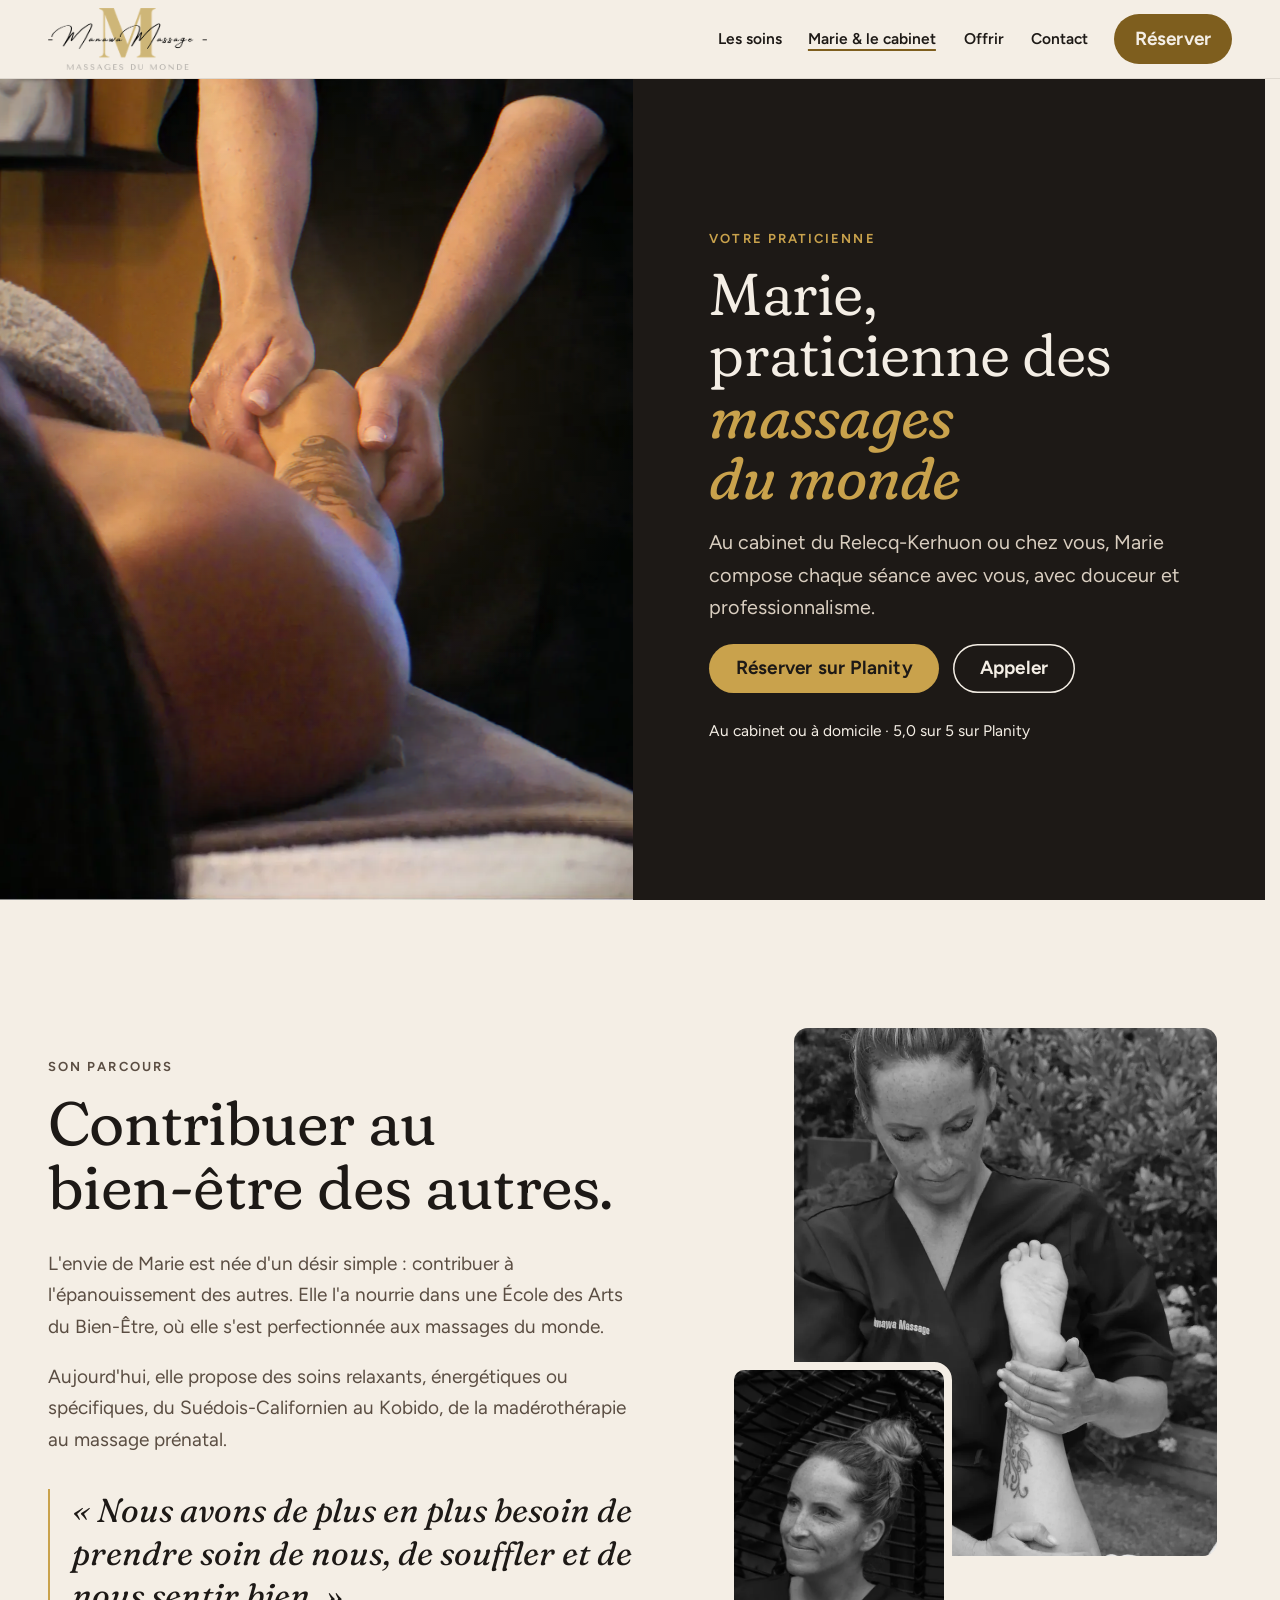
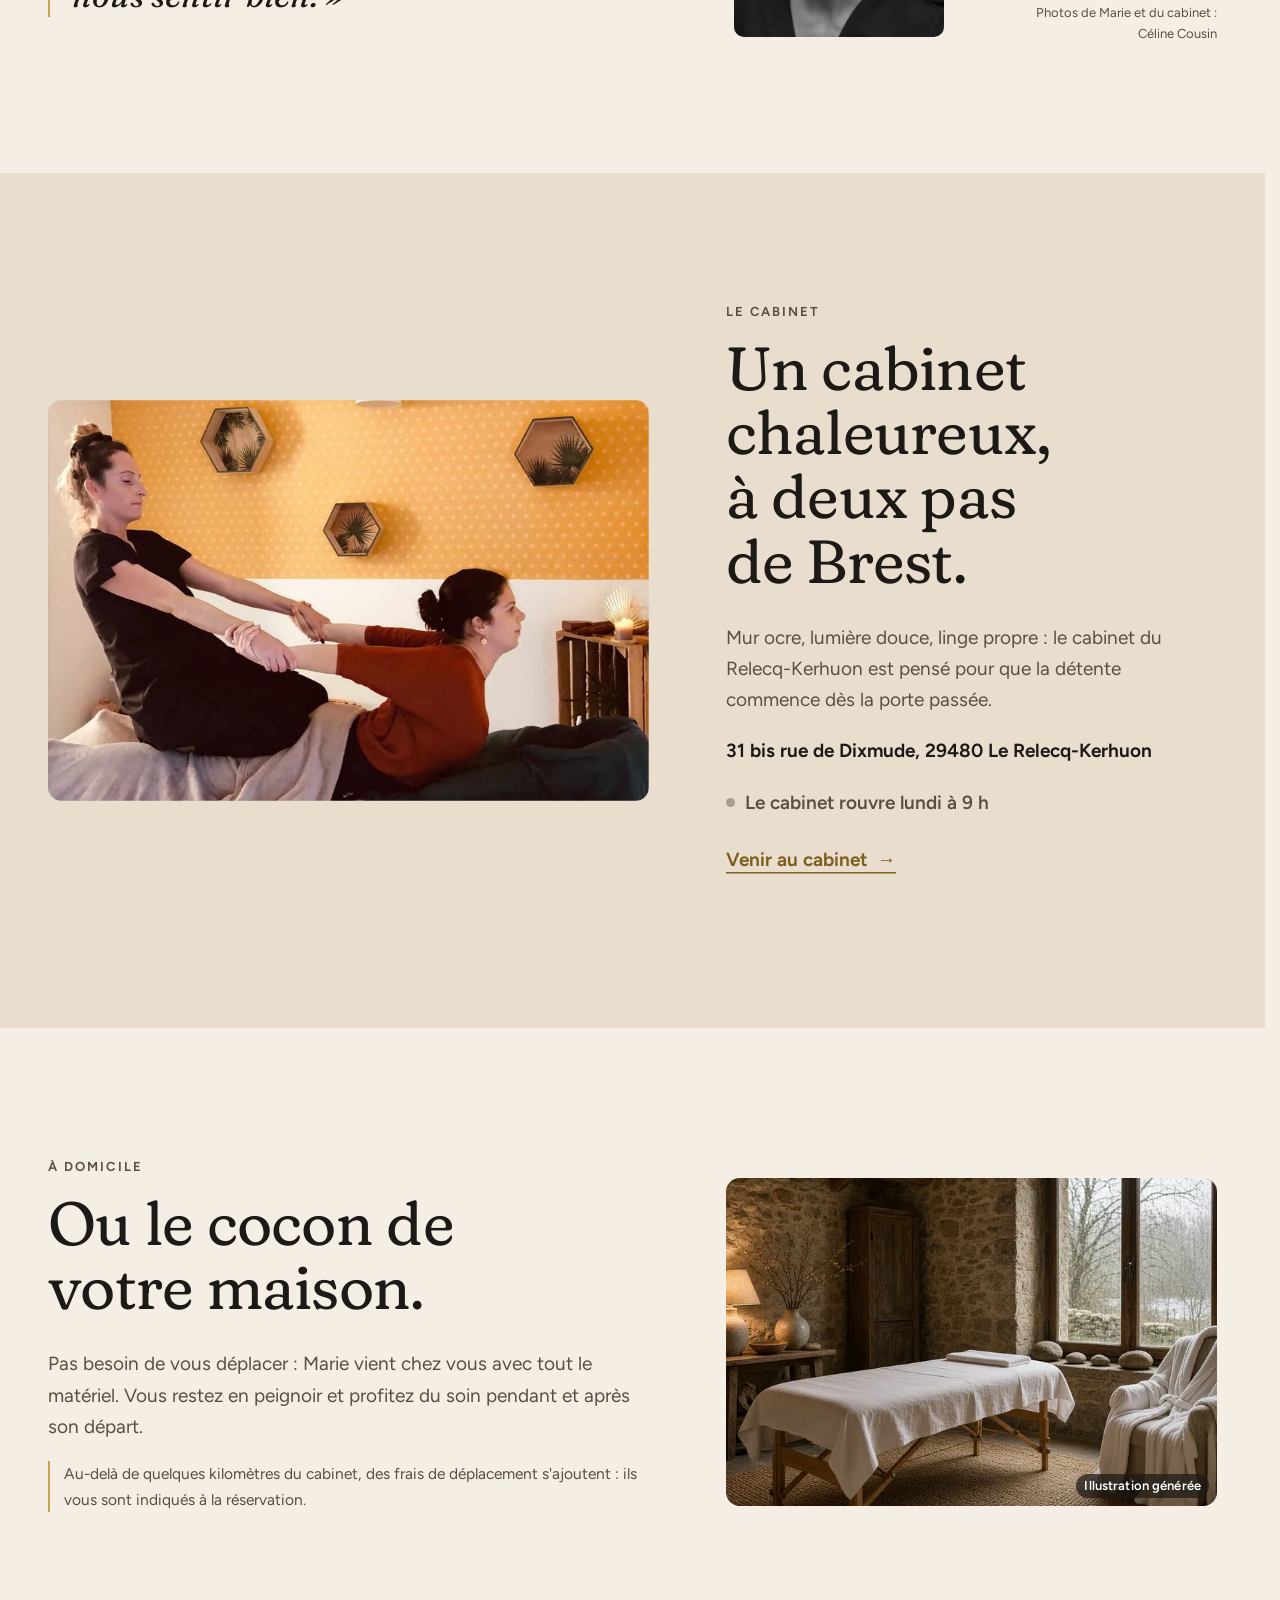
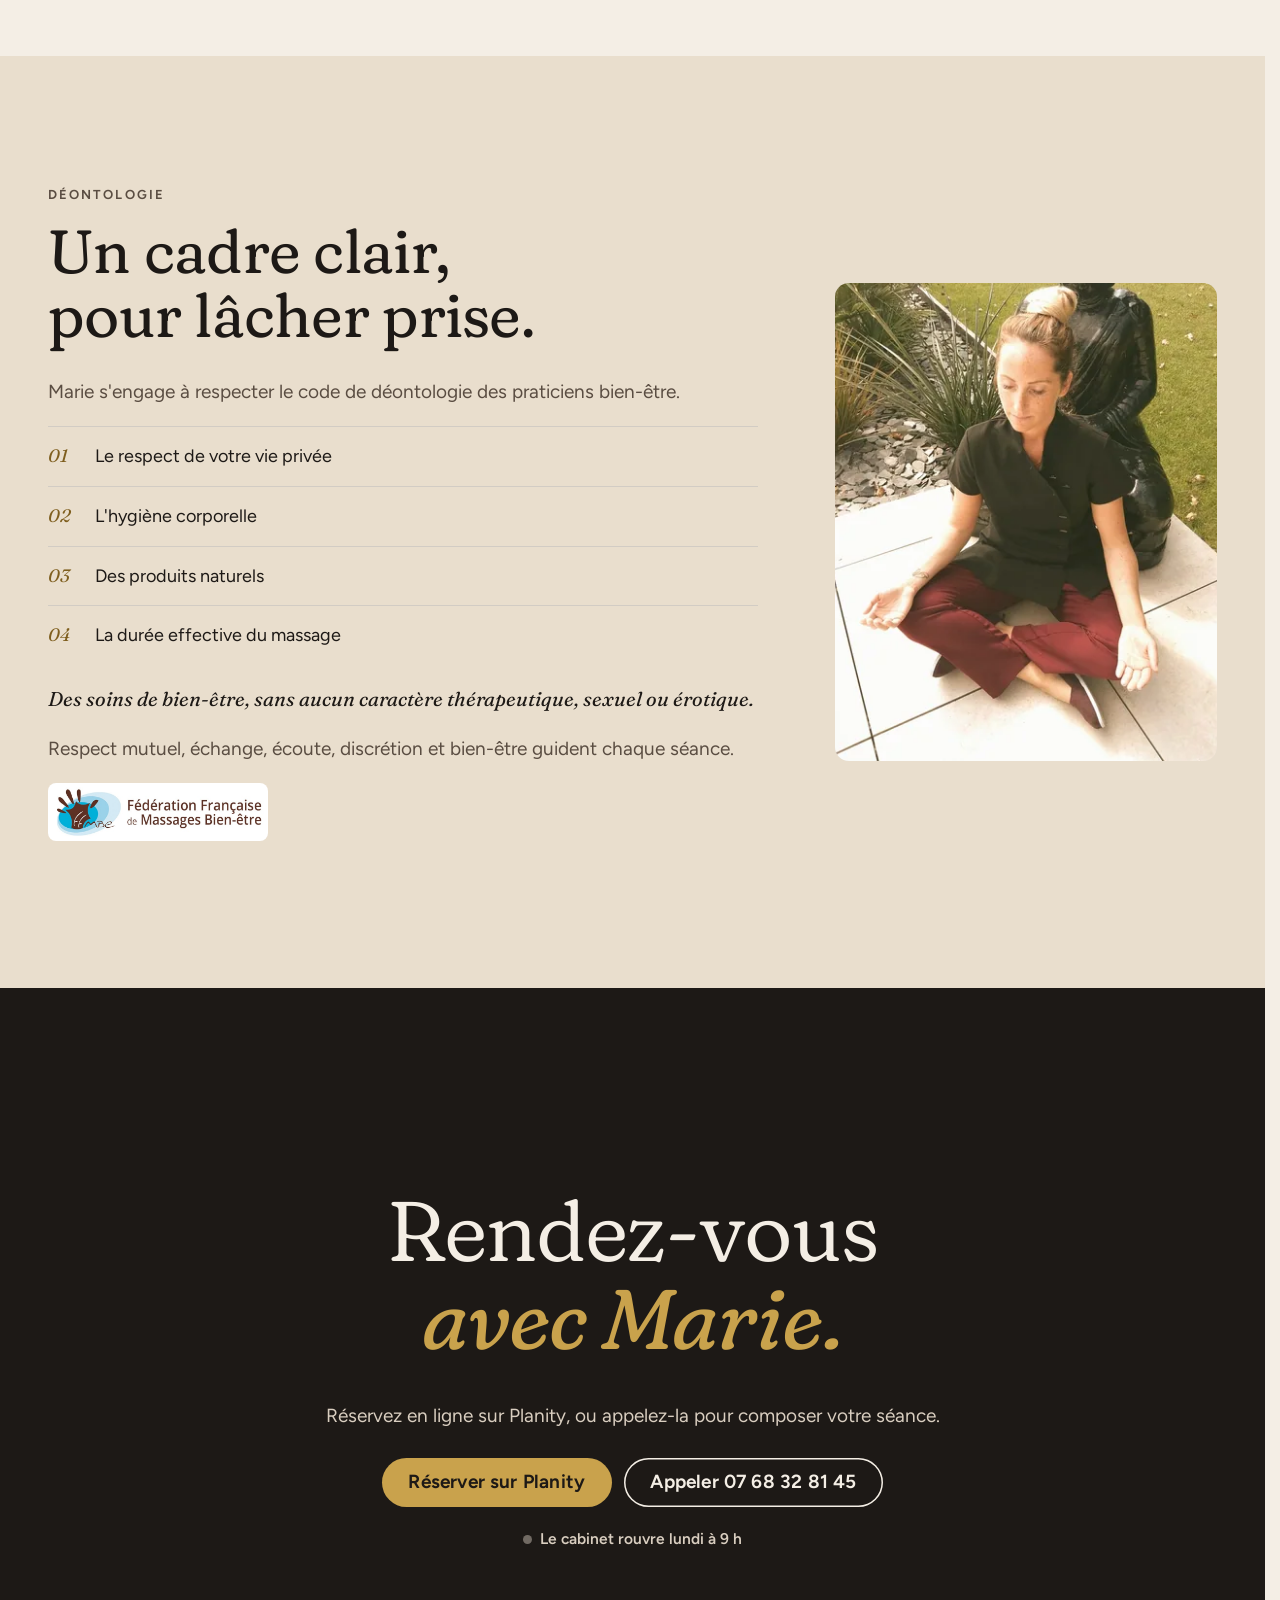
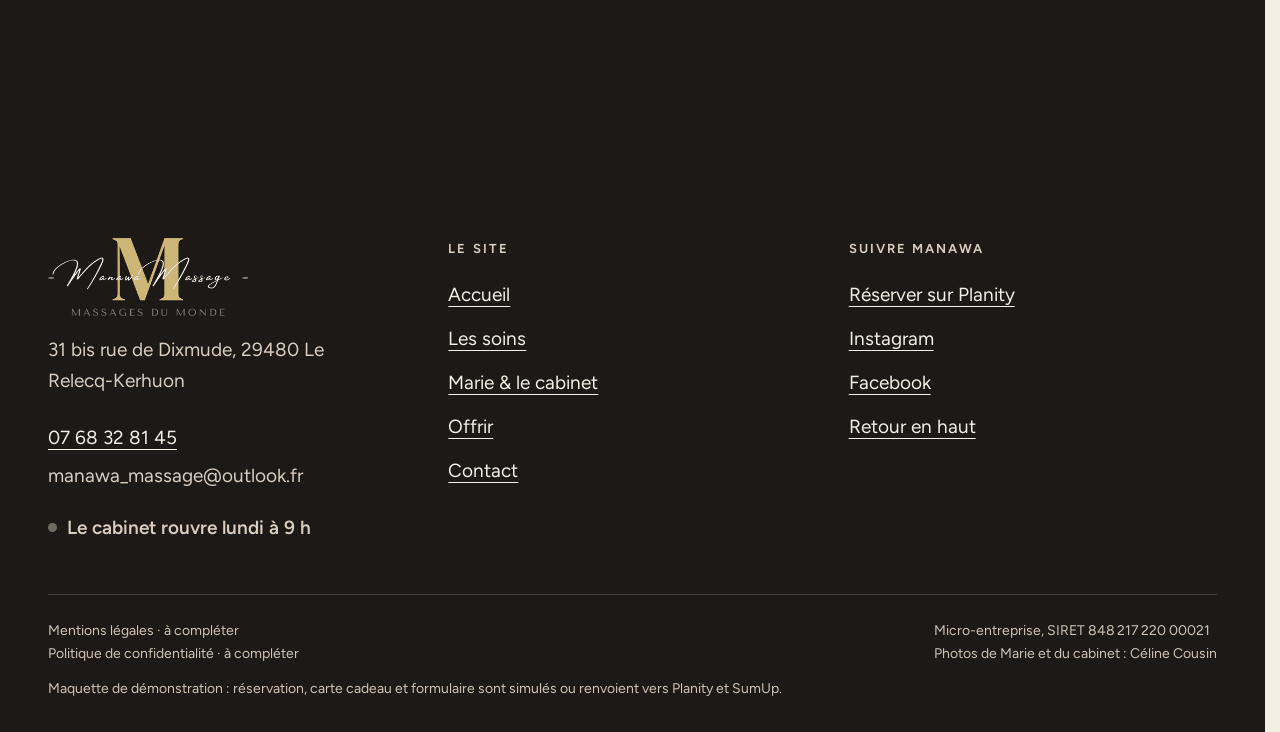
<file: marie.html>
<!doctype html>
<html lang="fr" data-v="2" data-page="marie">
<head>
<meta charset="utf-8">
<meta name="viewport" content="width=device-width, initial-scale=1, viewport-fit=cover">
<title>Marie et le cabinet · Manawa Massage Pro</title>
<meta name="description" content="Marie, praticienne des massages du monde, vous reçoit au Relecq-Kerhuon ou vient chez vous. Son parcours, son cabinet, sa déontologie.">
<meta name="robots" content="noindex, nofollow">
<link rel="canonical" href="https://manawa-massage-pro-maquette.vercel.app/marie">
<style>:root{--fond:#F4EEE5;--texte:#1D1916;--voile-fond:#1D1916;--ouverture-fond:#1D1916;--menu-fond:#F4EEE5}:root { --entete-h: 72px; --barres-h: 0px; } html { background: var(--fond); color: var(--texte); scrollbar-gutter: stable; } body { margin: 0; background: var(--fond); } html.js:not(.secours):not([data-arrivee="retour"]) [data-anime] { opacity: 0; } html.js:not(.secours):not([data-arrivee="retour"]) [data-anime].vu { opacity: 1; } [data-voile] { position: fixed; inset: 0; z-index: 900; background: var(--voile-fond); transform: translateY(100%); visibility: hidden; pointer-events: none; } html[data-arrivee="voile"]:not(.voile-leve):not(.secours) [data-voile] { transform: none; visibility: visible; } html.secours [data-voile] { visibility: hidden !important; } .ouverture-panneau { position: fixed; inset: 0; z-index: 850; display: none; place-content: center; justify-items: center; background: var(--ouverture-fond, var(--voile-fond)); color: var(--fond); text-align: center; } html.js[data-arrivee="intro"]:not(.secours):not(.intro-finie) .ouverture-panneau { display: grid; } html.defilement-bloque, html.defilement-bloque body, html.js[data-arrivee="intro"]:not(.secours):not(.intro-finie), html.js[data-arrivee="intro"]:not(.secours):not(.intro-finie) body, html[data-arrivee="voile"]:not(.voile-leve):not(.secours), html[data-arrivee="voile"]:not(.voile-leve):not(.secours) body { overflow: hidden; } html.js[data-arrivee="intro"]:not(.secours):not(.intro-finie) { background-color: var(--ouverture-fond, var(--voile-fond)); } html[data-arrivee="voile"]:not(.voile-leve):not(.secours) { background-color: var(--voile-fond); }</style>
<script>(function () {
var d = document.documentElement, ss = null, ls = null;
try { ss = window.sessionStorage; ls = window.localStorage; } catch (e) {}
d.classList.add('js');
var nav = performance.getEntriesByType ? performance.getEntriesByType('navigation')[0] : null;
var type = nav ? nav.type : 'navigate';
var depart = null;
try { depart = JSON.parse(ss.getItem('socle:depart') || 'null'); ss.removeItem('socle:depart'); } catch (e) {}
if (depart && !(Date.now() - depart.t < 15000)) depart = null;
var mode = type === 'back_forward' ? 'retour' : type === 'reload' ? 'intro' : depart ? 'voile' : 'intro';
d.setAttribute('data-arrivee', mode);
if (mode === 'voile' && depart.couleur) d.style.setProperty('--voile-fond', depart.couleur);
if (type === 'reload' && 'scrollRestoration' in history) {
history.scrollRestoration = 'manual';
}
try {
var choisie = ls && ls.getItem('socle:langue');
var langue = (d.lang || '').slice(0, 2);
if (choisie && choisie !== langue && type === 'navigate' && !depart) {
var alt = document.querySelector('link[rel="alternate"][hreflang="' + choisie + '"]');
if (alt) location.replace(new URL(alt.href).pathname + location.search + location.hash);
}
} catch (e) {}
setTimeout(function () { if (!d.classList.contains('demarre')) d.classList.add('secours'); }, 2000);
})();</script>
<link rel="preload" href="/assets/fonts/fraunces-latin-soft-normal.woff2" as="font" type="font/woff2" crossorigin>
<link rel="preload" href="/assets/fonts/figtree-latin-wght-normal.woff2" as="font" type="font/woff2" crossorigin>
<link rel="stylesheet" href="/assets/css/socle.css?v=2">
<link rel="stylesheet" href="/assets/css/site.css?v=2">
<link rel="modulepreload" href="/assets/js/site.js?v=2">
<link rel="modulepreload" href="/assets/js/socle/index.js?v=2">
<script src="/assets/vendor/gsap.min.js" defer></script>
<script src="/assets/vendor/ScrollTrigger.min.js" defer></script>
<script src="/assets/vendor/SplitText.min.js" defer></script>
<script type="module" src="/assets/js/site.js?v=2"></script>
<meta name="theme-color" content="#F4EEE5">
<link rel="icon" href="/assets/images/favicon-64.png" type="image/png" sizes="64x64">
<link rel="icon" href="/assets/images/favicon-32.png" type="image/png" sizes="32x32">
<link rel="apple-touch-icon" href="/assets/images/apple-touch-icon.png">
<meta property="og:type" content="website">
<meta property="og:site_name" content="Manawa Massage Pro">
<meta property="og:locale" content="fr_FR">
<meta property="og:title" content="Marie et le cabinet · Manawa Massage Pro">
<meta property="og:description" content="Marie, praticienne des massages du monde, vous reçoit au Relecq-Kerhuon ou vient chez vous. Son parcours, son cabinet, sa déontologie.">
<meta property="og:url" content="https://manawa-massage-pro-maquette.vercel.app/marie">
<meta property="og:image" content="https://manawa-massage-pro-maquette.vercel.app/assets/partage/marie-fr.jpg">
<meta property="og:image:width" content="1200">
<meta property="og:image:height" content="630">
<meta property="og:image:alt" content="Marie au travail dans son cabinet">
<meta name="twitter:card" content="summary_large_image">
<script type="application/ld+json">{"@context":"https://schema.org","@type":"HealthAndBeautyBusiness","name":"Manawa Massage Pro","description":"Massages bien-être du monde, Kobido et soins silhouette, au cabinet du Relecq-Kerhuon ou à domicile autour de Brest.","telephone":"+33768328145","email":"manawa_massage@outlook.fr","address":{"@type":"PostalAddress","streetAddress":"31 bis rue de Dixmude","postalCode":"29480","addressLocality":"Le Relecq-Kerhuon","addressCountry":"FR"},"openingHoursSpecification":[{"@type":"OpeningHoursSpecification","dayOfWeek":"Monday","opens":"09:00","closes":"18:00"},{"@type":"OpeningHoursSpecification","dayOfWeek":"Wednesday","opens":"09:00","closes":"19:30"},{"@type":"OpeningHoursSpecification","dayOfWeek":"Thursday","opens":"09:00","closes":"17:00"},{"@type":"OpeningHoursSpecification","dayOfWeek":"Friday","opens":"09:00","closes":"18:00"}],"priceRange":"20 € – 130 €","sameAs":["https://www.facebook.com/ManawaMassagePro/","https://www.instagram.com/ManawaMassagePro/"]}</script>
</head>
<body id="haut">
<div data-voile data-forme="iris" aria-hidden="true"><div class="voile-contenu"><img src="/assets/images/logo-clair-372.png" alt="" width="186" height="73"><span data-voile-libelle>Marie &amp; le cabinet</span></div></div>
<div class="ouverture-panneau" data-ouverture aria-hidden="true">
  <div class="ouverture-scene">
    <svg class="parenthese parenthese--g ouverture-par" viewBox="0 0 80 520" preserveAspectRatio="none" aria-hidden="true"><path d="M70 6 C 4 150, 4 370, 70 514" pathLength="1"/></svg>
    <img class="ouverture-logo" src="/assets/images/logo-clair-372.png" alt="" width="372" height="145" data-ouverture-objet>
    <svg class="parenthese parenthese--d ouverture-par" viewBox="0 0 80 520" preserveAspectRatio="none" aria-hidden="true"><path d="M10 6 C 76 150, 76 370, 10 514" pathLength="1"/></svg>
  </div>
  <p class="ouverture-ligne">Massages du monde</p>
</div>
<a class="evitement" href="#contenu">Aller au contenu</a>
<header data-entete>
  <div class="entete-rangee">
    <a class="entete-logo" aria-label="Manawa Massage Pro, Accueil" href="/" data-libelle="Accueil">
      <img src="/assets/images/logo-372.png" alt="Manawa Massage Pro" width="372" height="145">
    </a>
    <nav data-nav aria-label="Navigation principale">
      <ul><li><a href="/soins" data-libelle="Les soins">Les soins</a></li><li><a href="/marie" data-libelle="Marie &amp; le cabinet" aria-current="page">Marie &amp; le cabinet</a></li><li><a href="/offrir" data-libelle="Offrir">Offrir</a></li><li><a href="/contact" data-libelle="Contact">Contact</a></li></ul>
    </nav>
    <div class="entete-actions">
      <a href="https://www.planity.com/manawamassages-pro-29480-le-relecq-kerhuon" target="_blank" rel="noopener" class="bouton" data-survol="magnetique">Réserver<span class="visuellement-cache"> (nouvel onglet)</span></a>
      <button type="button" data-menu-bouton aria-controls="menu" aria-expanded="false" data-libelle-ouvrir="Menu" data-libelle-fermer="Fermer"><span data-libelle-bouton>Menu</span></button>
      <a class="menu-sansjs" href="#menu" data-menu-lien>Menu</a>
    </div>
  </div>
</header>
<script>/* Avant le premier affichage : rangées de la navigation (même règle que ajusterNav dans assets/js/socle/entete.js)
   et hauteur réelle de l'en-tête, pour que rien ne saute quand le JavaScript du site prend la main. */
(function () {
  var h = document.documentElement, u = document.querySelector('[data-nav] ul'), e = document.querySelector('[data-entete]');
  if (u) {
    var deborde = function () { return u.scrollWidth > u.clientWidth + 1; }, c = deborde();
    if (c && window.matchMedia('(min-width: 900px)').matches) {
      h.classList.add('nav-deux-rangees'); c = deborde();
      if (c) { h.classList.add('nav-deux-lignes'); var a = u.querySelector('a'); c = !a || u.getBoundingClientRect().height > a.getBoundingClientRect().height * 2.5; }
      if (c) h.classList.remove('nav-deux-rangees', 'nav-deux-lignes');
    }
    if (c) h.classList.add('nav-compacte');
  }
  if (e) h.style.setProperty('--entete-h', Math.round(e.getBoundingClientRect().height) + 'px');
})();</script>
<span id="menu-ferme" aria-hidden="true"></span>
<div id="menu" data-menu role="dialog" aria-modal="true" aria-label="Menu">
  <p class="menu-sansjs-fermer"><a href="#menu-ferme">Fermer</a></p>
  <ul><li style="--i:0"><a href="/" class="menu-lien" data-libelle="Accueil">Accueil</a></li><li style="--i:1"><a href="/soins" class="menu-lien" data-libelle="Les soins">Les soins</a></li><li style="--i:2"><a href="/marie" class="menu-lien" data-libelle="Marie &amp; le cabinet" aria-current="page">Marie &amp; le cabinet</a></li><li style="--i:3"><a href="/offrir" class="menu-lien" data-libelle="Offrir">Offrir</a></li><li style="--i:4"><a href="/contact" class="menu-lien" data-libelle="Contact">Contact</a></li></ul>
  <p class="menu-actions"><a href="https://www.planity.com/manawamassages-pro-29480-le-relecq-kerhuon" target="_blank" rel="noopener" class="bouton">Réserver sur Planity<span class="visuellement-cache"> (nouvel onglet)</span></a> <a class="bouton bouton--contour" href="tel:+33768328145">Appeler 07 68 32 81 45</a></p>
  <p class="menu-adresse">31 bis rue de Dixmude, 29480 Le Relecq-Kerhuon</p>
</div>
<main id="contenu" tabindex="-1">
<section class="marie-tete fond-sombre" id="debut">
  <div class="marie-tete-visuel">
    <figure class="media marie-tete-media" data-fx="onde" data-iris-centre style="--cadrage:53% 38%">
  <picture>
    <img src="/assets/images/marie-au-travail-1600.webp" srcset="/assets/images/marie-au-travail-1024.webp 1024w, /assets/images/marie-au-travail-1168.webp 1168w, /assets/images/marie-au-travail-1600.webp 1600w" sizes="(max-width: 760px) 100vw, 50vw" alt="Marie masse le bras d&#39;une cliente au cabinet, dans la pénombre" width="1600" height="2000" fetchpriority="high" loading="eager" decoding="async">
  </picture>
</figure>
    <span class="chaleur chaleur--sombre" data-chaleur data-effet="chaleur" data-souris aria-hidden="true" data-audit-ignorer></span>
  </div>
  <div class="marie-tete-texte">
    <p class="surtitre hero-anime" data-anime="gsap">Votre praticienne</p>
    <h1 class="page-titre" data-anime="gsap" data-grille="typo"><span class="ligne-masque"><span class="hero-ligne">Marie,</span></span><span class="ligne-masque"><span class="hero-ligne">praticienne des</span></span><span class="ligne-masque"><span class="hero-ligne"><em>massages du monde</em></span></span></h1>
    <p class="hero-intro hero-anime masque-ecran-bas" data-anime="gsap">Au cabinet du Relecq-Kerhuon ou chez vous, Marie compose chaque séance avec vous, avec douceur et professionnalisme.</p>
    <p class="hero-actions hero-anime" data-anime="gsap"><a href="https://www.planity.com/manawamassages-pro-29480-le-relecq-kerhuon" target="_blank" rel="noopener" class="bouton bouton--or" data-action-principale>Réserver sur Planity<span class="visuellement-cache"> (nouvel onglet)</span></a><a class="bouton bouton--contour" href="tel:+33768328145">Appeler</a></p>
    <p class="hero-info hero-anime" data-anime="gsap" data-info-cle>Au cabinet ou à domicile · 5,0 sur 5 sur Planity</p>
  </div>
</section>
<section class="parcours" id="parcours">
  <div class="conteneur parcours-grille">
    <div class="parcours-texte">
      <p class="surtitre">Son parcours</p>
      <h2 data-anime="lignes" data-grille="fil">Contribuer au bien-être des autres.</h2>
      <p data-anime>L&#39;envie de Marie est née d&#39;un désir simple : contribuer à l&#39;épanouissement des autres. Elle l&#39;a nourrie dans une École des Arts du Bien-Être, où elle s&#39;est perfectionnée aux massages du monde.</p>
      <p data-anime>Aujourd&#39;hui, elle propose des soins relaxants, énergétiques ou spécifiques, du Suédois-Californien au Kobido, de la madérothérapie au massage prénatal.</p>
      <blockquote class="grande-citation" data-anime="mots"><p>« Nous avons de plus en plus besoin de prendre soin de nous, de souffler et de nous sentir bien. »</p></blockquote>
    </div>
    <div class="parcours-photos">
      <figure class="media parcours-grande" data-fx="parallaxe" style="--cadrage:40% 45%">
  <picture>
    <img src="/assets/images/marie-jambe-1600.webp" srcset="/assets/images/marie-jambe-1024.webp 1024w, /assets/images/marie-jambe-1168.webp 1168w, /assets/images/marie-jambe-1600.webp 1600w" sizes="(max-width: 760px) 70vw, 30vw" alt="Marie masse une jambe au jardin, en noir et blanc" width="1600" height="2000" loading="lazy" decoding="async">
  </picture>
</figure>
      <figure class="media parcours-petite" data-fx="vitesse" style="--cadrage:40% 40%">
  <picture>
    <img src="/assets/images/marie-portrait-480.webp" srcset="/assets/images/marie-portrait-480.webp 480w" sizes="(max-width: 760px) 44vw, 16vw" alt="Portrait de Marie, souriante" width="480" height="600" loading="lazy" decoding="async">
  </picture>
</figure>
      <p class="credit">Photos de Marie et du cabinet : Céline Cousin</p>
    </div>
  </div>
</section>
<section class="cabinet fond-sable" id="cabinet">
  <div class="conteneur deux-colonnes">
    <figure class="media cabinet-media" data-anime="rideau" style="--cadrage:44% 42%">
  <picture>
    <img src="/assets/images/cabinet-1600.webp" srcset="/assets/images/cabinet-800.webp 800w, /assets/images/cabinet-1600.webp 1600w" sizes="(max-width: 760px) 92vw, 50vw" alt="Le cabinet, mur ocre et étagères en hexagone, pendant un massage khmer" width="1600" height="1067" loading="lazy" decoding="async">
  </picture>
</figure>
    <div>
      <p class="surtitre">Le cabinet</p>
      <h2 data-anime="lignes">Un cabinet chaleureux, à deux pas de Brest.</h2>
      <p data-anime>Mur ocre, lumière douce, linge propre : le cabinet du Relecq-Kerhuon est pensé pour que la détente commence dès la porte passée.</p>
      <p class="lieu-adresse" data-anime>31 bis rue de Dixmude, 29480 Le Relecq-Kerhuon</p>
      <p data-anime><span class="statut " data-statut><span class="statut-point" aria-hidden="true"></span><span data-statut-texte>Horaires du cabinet sur Planity</span></span></p>
      <p data-anime><a href="/contact#horaires" class="lien-fleche" data-libelle="Contact">Venir au cabinet</a></p>
    </div>
  </div>
</section>
<section class="domicile" id="domicile">
  <div class="conteneur deux-colonnes deux-colonnes--inverse">
    <figure class="media domicile-media" data-grok data-fx="zoom" style="--cadrage:50% 50%">
  <picture>
    <img src="/assets/images/grok/domicile-1600.webp" srcset="/assets/images/grok/domicile-800.webp 800w, /assets/images/grok/domicile-1600.webp 1600w" sizes="(max-width: 760px) 92vw, 50vw" alt="Salon chaleureux où une table de massage est installée" width="1600" height="1067" loading="lazy" decoding="async">
  </picture><figcaption class="mention-ia">Illustration générée</figcaption>
</figure>
    <div>
      <p class="surtitre">À domicile</p>
      <h2 data-anime="lignes">Ou le cocon de votre maison.</h2>
      <p data-anime>Pas besoin de vous déplacer : Marie vient chez vous avec tout le matériel. Vous restez en peignoir et profitez du soin pendant et après son départ.</p>
      <p class="lieu-note" data-anime>Au-delà de quelques kilomètres du cabinet, des frais de déplacement s&#39;ajoutent : ils vous sont indiqués à la réservation.</p>
    </div>
  </div>
</section>
<section class="deontologie fond-sable" id="deontologie">
  <div class="conteneur deonto-grille">
    <div>
      <p class="surtitre">Déontologie</p>
      <h2 data-anime="lignes">Un cadre clair, pour lâcher prise.</h2>
      <p data-anime>Marie s&#39;engage à respecter le code de déontologie des praticiens bien-être.</p>
      <ol class="engagements" data-anime="cascade">
        <li>Le respect de votre vie privée</li><li>L&#39;hygiène corporelle</li><li>Des produits naturels</li><li>La durée effective du massage</li>
      </ol>
      <p class="confiance-cadre" data-anime>Des soins de bien-être, sans aucun caractère thérapeutique, sexuel ou érotique.</p>
      <p data-anime>Respect mutuel, échange, écoute, discrétion et bien-être guident chaque séance.</p>
      <p class="ffmbe" data-anime><img src="/assets/images/ffmbe.jpg" alt="Logo de la Fédération Française de Massages Bien-être" width="800" height="210" loading="lazy"></p>
    </div>
    <figure class="media deonto-media" data-fx="parallaxe" style="--cadrage:50% 45%">
  <picture>
    <img src="/assets/images/marie-jardin-480.webp" srcset="/assets/images/marie-jardin-480.webp 480w" sizes="(max-width: 760px) 70vw, 24vw" alt="Marie assise en méditation dans son jardin" width="480" height="600" loading="lazy" decoding="async">
  </picture>
</figure>
  </div>
</section>
<section class="fin fond-sombre" id="fin">
  <div class="fin-scene" data-visuel>
    <svg class="parenthese parenthese--g fin-par" viewBox="0 0 80 520" preserveAspectRatio="none" aria-hidden="true" data-effet="parentheses-fin"><path d="M70 6 C 4 150, 4 370, 70 514" pathLength="1"/></svg>
    <div class="fin-texte">
      <h2 class="fin-titre" data-anime="lignes">Rendez-vous<br><em>avec Marie.</em></h2>
      <p data-anime>Réservez en ligne sur Planity, ou appelez-la pour composer votre séance.</p>
      <p class="fin-actions" data-anime><a href="https://www.planity.com/manawamassages-pro-29480-le-relecq-kerhuon" target="_blank" rel="noopener" class="bouton bouton--or" data-survol="magnetique">Réserver sur Planity<span class="visuellement-cache"> (nouvel onglet)</span></a><a class="bouton bouton--contour" href="tel:+33768328145">Appeler 07 68 32 81 45</a></p>
      <p class="fin-statut" data-anime><span class="statut " data-statut><span class="statut-point" aria-hidden="true"></span><span data-statut-texte>Horaires du cabinet sur Planity</span></span></p>
    </div>
    <svg class="parenthese parenthese--d fin-par" viewBox="0 0 80 520" preserveAspectRatio="none" aria-hidden="true" data-effet="parentheses-fin"><path d="M10 6 C 76 150, 76 370, 10 514" pathLength="1"/></svg>
  </div>
</section>
</main>
<footer class="pied" id="pied">
  <div class="conteneur pied-grille">
    <div class="pied-marque">
      <img src="/assets/images/logo-clair-372.png" alt="Manawa Massage Pro" width="372" height="145" loading="lazy">
      <p>31 bis rue de Dixmude, 29480 Le Relecq-Kerhuon</p>
      <p><a href="tel:+33768328145">07 68 32 81 45</a><br><span class="email">manawa_massage@outlook.fr</span></p>
      <p><span class="statut statut--pied" data-statut><span class="statut-point" aria-hidden="true"></span><span data-statut-texte>Horaires du cabinet sur Planity</span></span></p>
    </div>
    <nav aria-label="Le site">
      <p class="pied-titre">Le site</p>
      <ul><li><a href="/" data-libelle="Accueil">Accueil</a></li><li><a href="/soins" data-libelle="Les soins">Les soins</a></li><li><a href="/marie" data-libelle="Marie &amp; le cabinet" aria-current="page">Marie &amp; le cabinet</a></li><li><a href="/offrir" data-libelle="Offrir">Offrir</a></li><li><a href="/contact" data-libelle="Contact">Contact</a></li></ul>
    </nav>
    <div>
      <p class="pied-titre">Suivre Manawa</p>
      <ul>
        <li><a href="https://www.planity.com/manawamassages-pro-29480-le-relecq-kerhuon" target="_blank" rel="noopener">Réserver sur Planity<span class="visuellement-cache"> (nouvel onglet)</span></a></li>
        <li><a href="https://instagram.com/ManawaMassagePro/" target="_blank" rel="noopener">Instagram<span class="visuellement-cache"> (nouvel onglet)</span></a></li>
        <li><a href="https://m.facebook.com/ManawaMassagePro/" target="_blank" rel="noopener">Facebook<span class="visuellement-cache"> (nouvel onglet)</span></a></li>
        <li><a href="#haut" data-sans-transition>Retour en haut</a></li>
      </ul>
    </div>
  </div>
  <div class="conteneur pied-bas">
    <p>Mentions légales · à compléter<br>Politique de confidentialité · à compléter</p>
    <p>Micro-entreprise, SIRET 848 217 220 00021<br>Photos de Marie et du cabinet : Céline Cousin</p>
    <p>Maquette de démonstration : réservation, carte cadeau et formulaire sont simulés ou renvoient vers Planity et SumUp.</p>
  </div>
</footer>
<div data-barre-fixe>
  <a class="bouton bouton--contour" href="tel:+33768328145">Appeler</a>
  <a href="https://www.planity.com/manawamassages-pro-29480-le-relecq-kerhuon" target="_blank" rel="noopener" class="bouton">Réserver<span class="visuellement-cache"> (nouvel onglet)</span></a>
</div>
<script type="application/json" id="donnees-horaires">[{"jour":1,"nom":"Lundi","plages":[["09:00","18:00"]]},{"jour":2,"nom":"Mardi","plages":[]},{"jour":3,"nom":"Mercredi","plages":[["09:00","19:30"]]},{"jour":4,"nom":"Jeudi","plages":[["09:00","17:00"]]},{"jour":5,"nom":"Vendredi","plages":[["09:00","18:00"]]},{"jour":6,"nom":"Samedi","plages":[]},{"jour":0,"nom":"Dimanche","plages":[]}]</script>
</body>
</html>
</file>
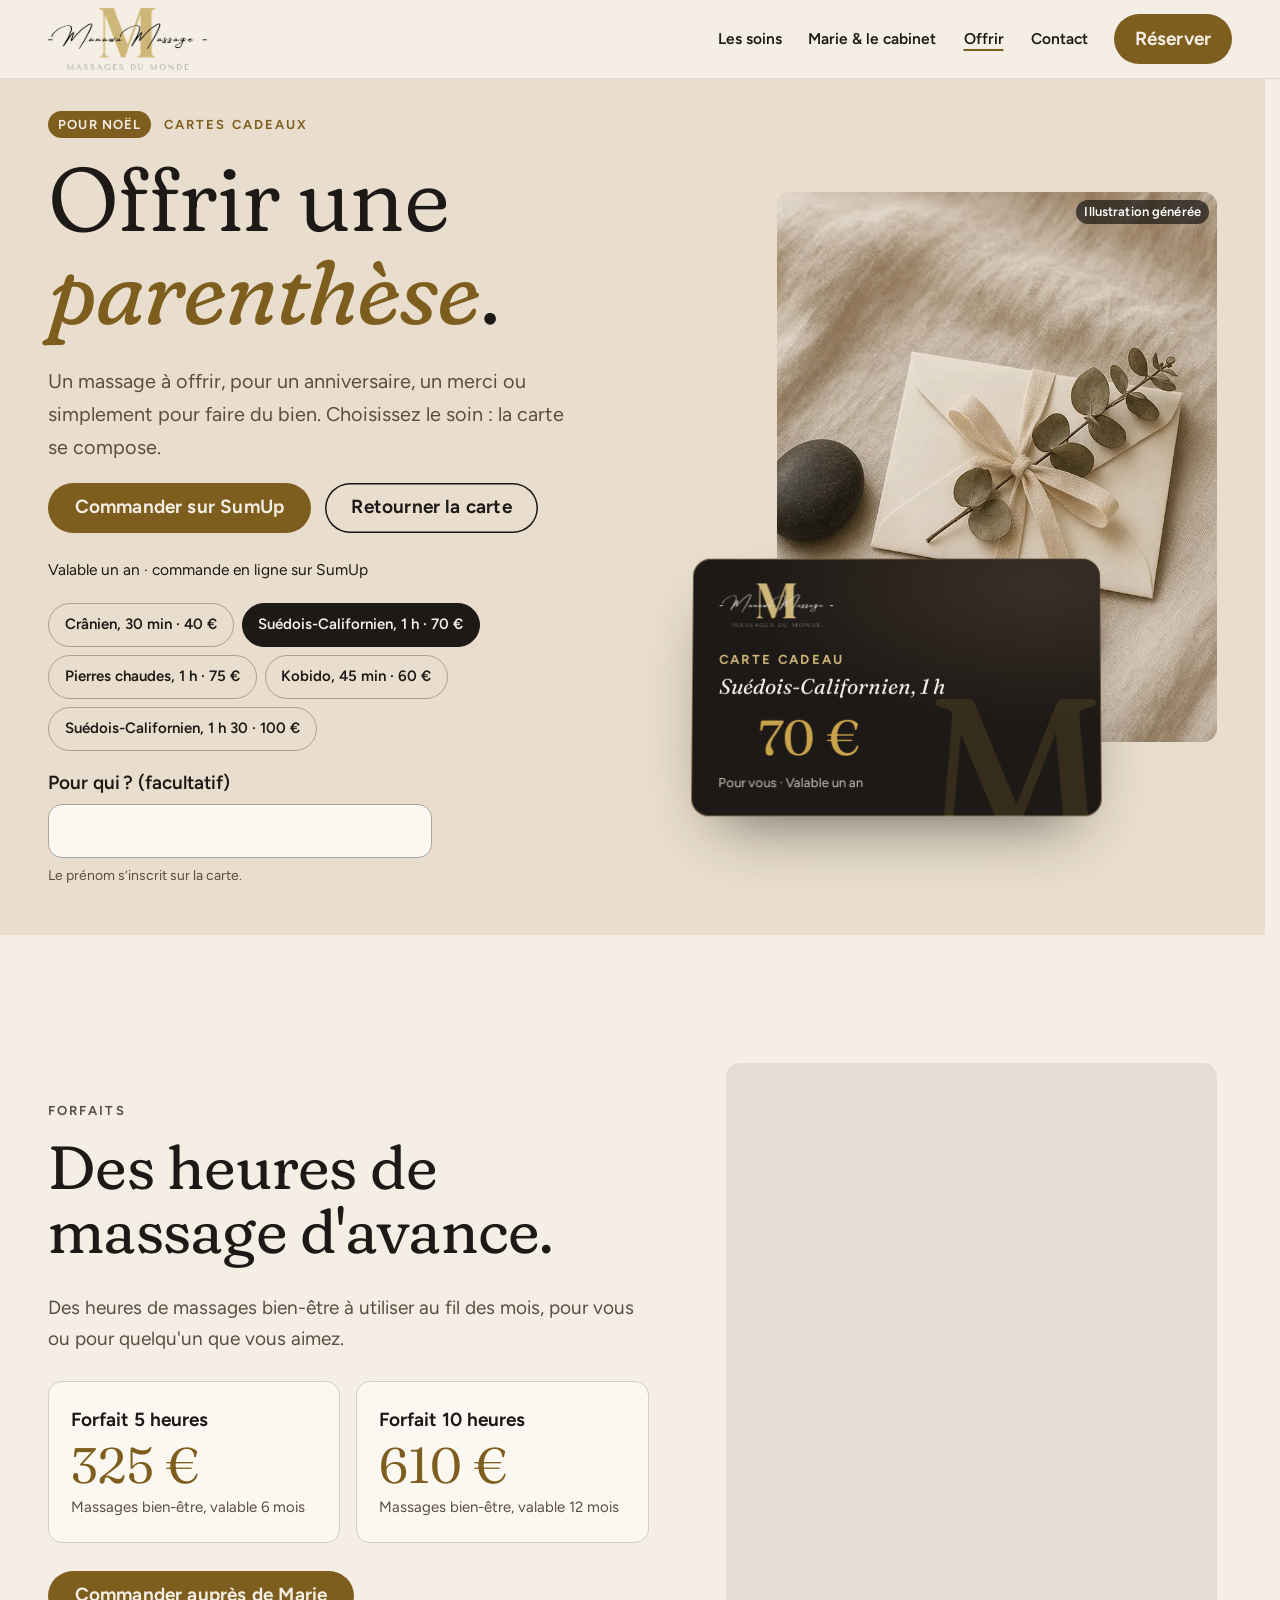
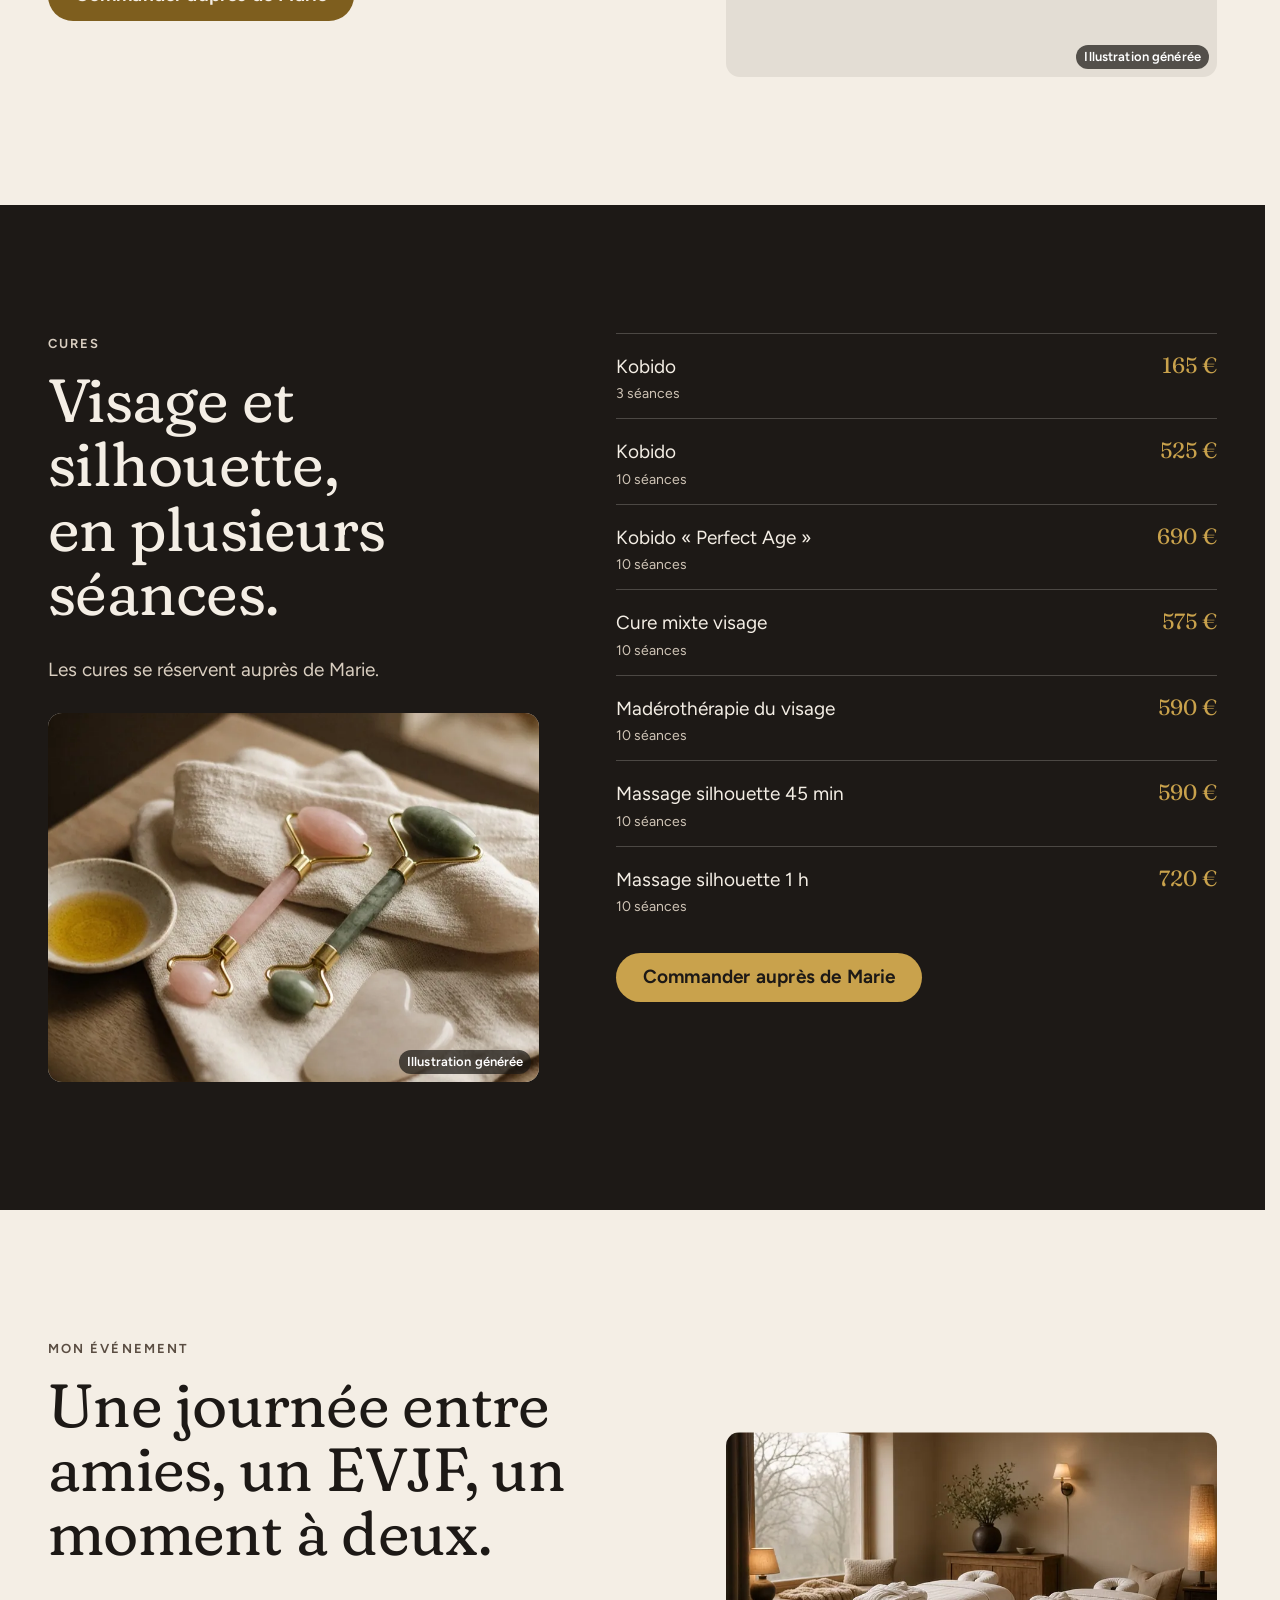
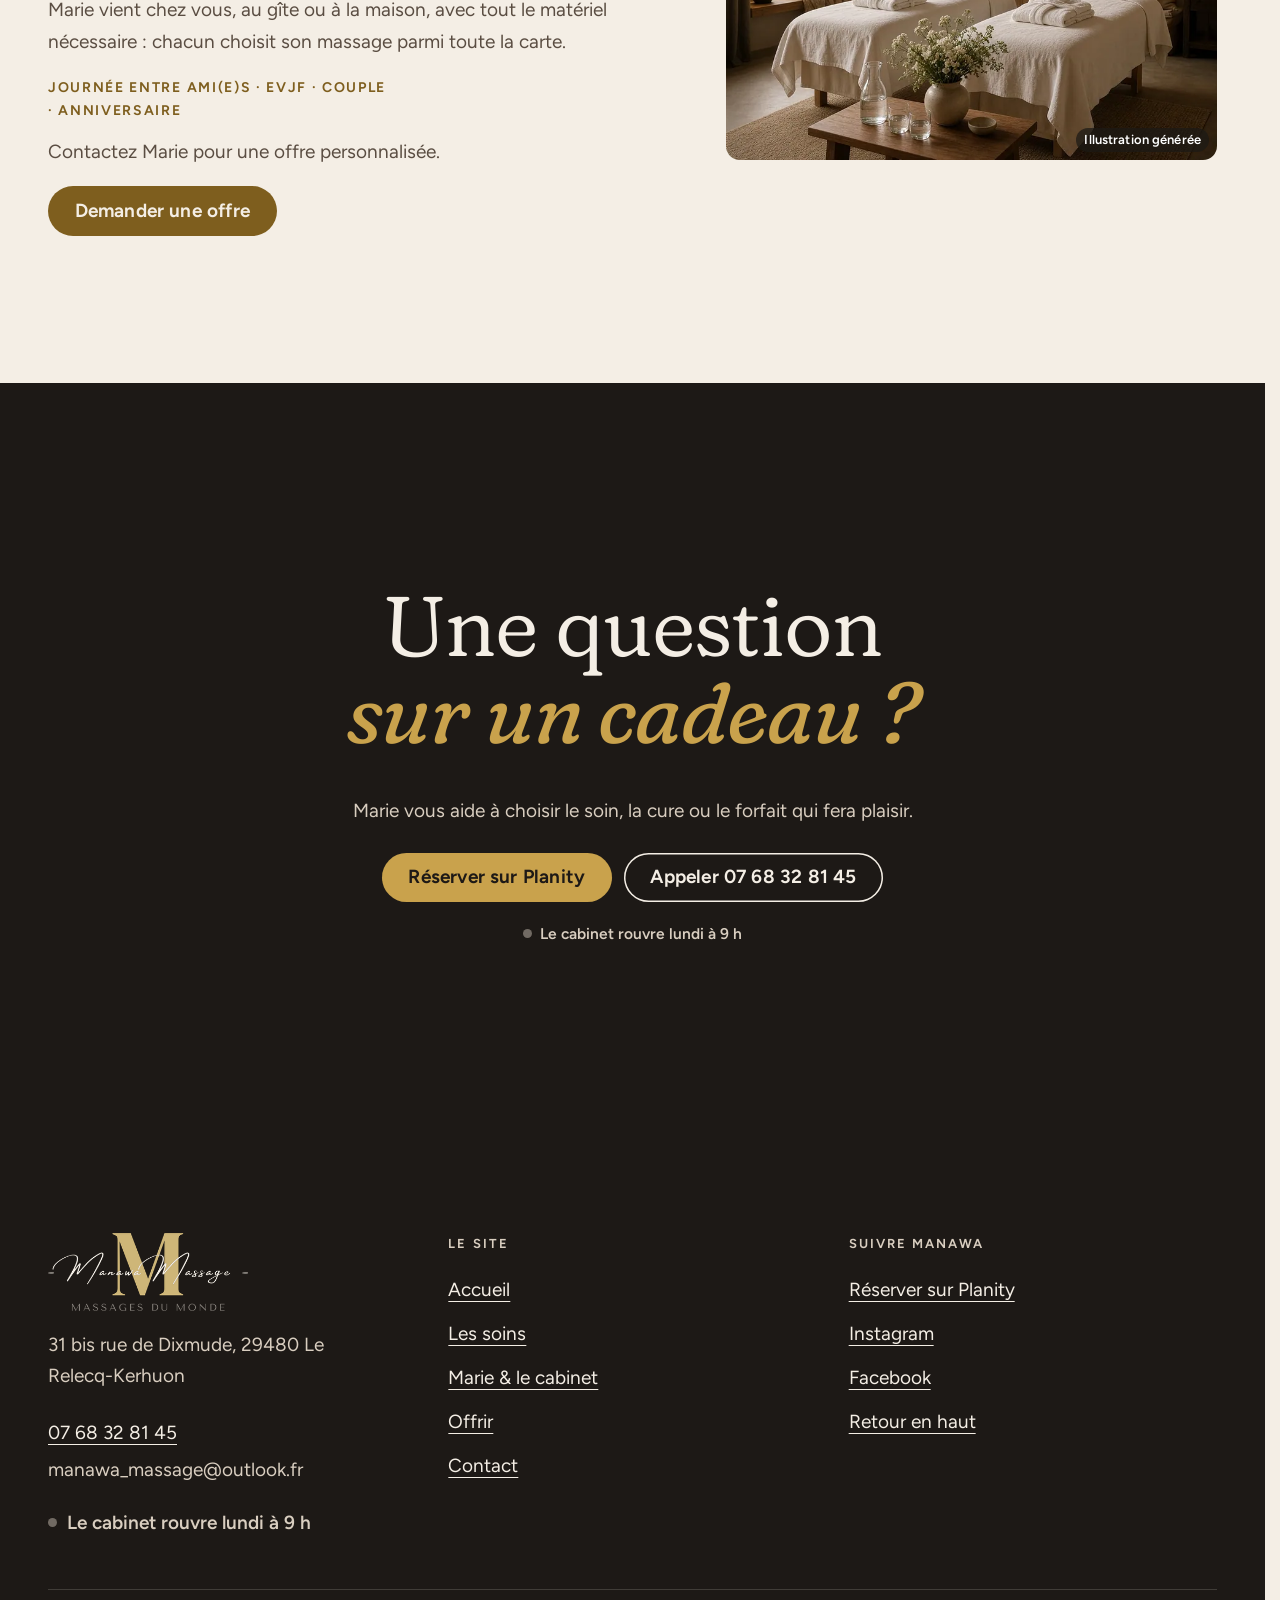
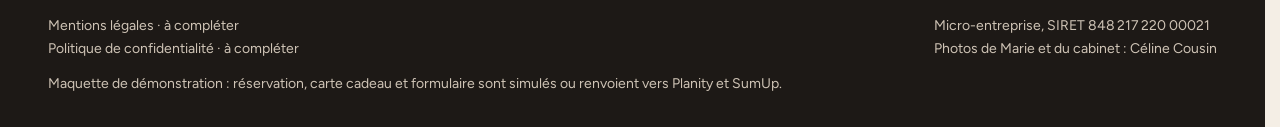
<file: offrir.html>
<!doctype html>
<html lang="fr" data-v="2" data-page="offrir">
<head>
<meta charset="utf-8">
<meta name="viewport" content="width=device-width, initial-scale=1, viewport-fit=cover">
<title>Offrir une parenthèse · Cartes cadeaux, forfaits et événements</title>
<meta name="description" content="Cartes cadeaux valables un an, forfaits de 5 et 10 heures, cures visage et silhouette, massages pour un EVJF ou une journée entre amies.">
<meta name="robots" content="noindex, nofollow">
<link rel="canonical" href="https://manawa-massage-pro-maquette.vercel.app/offrir">
<style>:root{--fond:#F4EEE5;--texte:#1D1916;--voile-fond:#1D1916;--ouverture-fond:#1D1916;--menu-fond:#F4EEE5}:root { --entete-h: 72px; --barres-h: 0px; } html { background: var(--fond); color: var(--texte); scrollbar-gutter: stable; } body { margin: 0; background: var(--fond); } html.js:not(.secours):not([data-arrivee="retour"]) [data-anime] { opacity: 0; } html.js:not(.secours):not([data-arrivee="retour"]) [data-anime].vu { opacity: 1; } [data-voile] { position: fixed; inset: 0; z-index: 900; background: var(--voile-fond); transform: translateY(100%); visibility: hidden; pointer-events: none; } html[data-arrivee="voile"]:not(.voile-leve):not(.secours) [data-voile] { transform: none; visibility: visible; } html.secours [data-voile] { visibility: hidden !important; } .ouverture-panneau { position: fixed; inset: 0; z-index: 850; display: none; place-content: center; justify-items: center; background: var(--ouverture-fond, var(--voile-fond)); color: var(--fond); text-align: center; } html.js[data-arrivee="intro"]:not(.secours):not(.intro-finie) .ouverture-panneau { display: grid; } html.defilement-bloque, html.defilement-bloque body, html.js[data-arrivee="intro"]:not(.secours):not(.intro-finie), html.js[data-arrivee="intro"]:not(.secours):not(.intro-finie) body, html[data-arrivee="voile"]:not(.voile-leve):not(.secours), html[data-arrivee="voile"]:not(.voile-leve):not(.secours) body { overflow: hidden; } html.js[data-arrivee="intro"]:not(.secours):not(.intro-finie) { background-color: var(--ouverture-fond, var(--voile-fond)); } html[data-arrivee="voile"]:not(.voile-leve):not(.secours) { background-color: var(--voile-fond); }</style>
<script>(function () {
var d = document.documentElement, ss = null, ls = null;
try { ss = window.sessionStorage; ls = window.localStorage; } catch (e) {}
d.classList.add('js');
var nav = performance.getEntriesByType ? performance.getEntriesByType('navigation')[0] : null;
var type = nav ? nav.type : 'navigate';
var depart = null;
try { depart = JSON.parse(ss.getItem('socle:depart') || 'null'); ss.removeItem('socle:depart'); } catch (e) {}
if (depart && !(Date.now() - depart.t < 15000)) depart = null;
var mode = type === 'back_forward' ? 'retour' : type === 'reload' ? 'intro' : depart ? 'voile' : 'intro';
d.setAttribute('data-arrivee', mode);
if (mode === 'voile' && depart.couleur) d.style.setProperty('--voile-fond', depart.couleur);
if (type === 'reload' && 'scrollRestoration' in history) {
history.scrollRestoration = 'manual';
}
try {
var choisie = ls && ls.getItem('socle:langue');
var langue = (d.lang || '').slice(0, 2);
if (choisie && choisie !== langue && type === 'navigate' && !depart) {
var alt = document.querySelector('link[rel="alternate"][hreflang="' + choisie + '"]');
if (alt) location.replace(new URL(alt.href).pathname + location.search + location.hash);
}
} catch (e) {}
setTimeout(function () { if (!d.classList.contains('demarre')) d.classList.add('secours'); }, 2000);
})();</script>
<link rel="preload" href="/assets/fonts/fraunces-latin-soft-normal.woff2" as="font" type="font/woff2" crossorigin>
<link rel="preload" href="/assets/fonts/figtree-latin-wght-normal.woff2" as="font" type="font/woff2" crossorigin>
<link rel="stylesheet" href="/assets/css/socle.css?v=2">
<link rel="stylesheet" href="/assets/css/site.css?v=2">
<link rel="modulepreload" href="/assets/js/site.js?v=2">
<link rel="modulepreload" href="/assets/js/socle/index.js?v=2">
<script src="/assets/vendor/gsap.min.js" defer></script>
<script src="/assets/vendor/ScrollTrigger.min.js" defer></script>
<script src="/assets/vendor/SplitText.min.js" defer></script>
<script type="module" src="/assets/js/site.js?v=2"></script>
<meta name="theme-color" content="#F4EEE5">
<link rel="icon" href="/assets/images/favicon-64.png" type="image/png" sizes="64x64">
<link rel="icon" href="/assets/images/favicon-32.png" type="image/png" sizes="32x32">
<link rel="apple-touch-icon" href="/assets/images/apple-touch-icon.png">
<meta property="og:type" content="website">
<meta property="og:site_name" content="Manawa Massage Pro">
<meta property="og:locale" content="fr_FR">
<meta property="og:title" content="Offrir une parenthèse · Cartes cadeaux, forfaits et événements">
<meta property="og:description" content="Cartes cadeaux valables un an, forfaits de 5 et 10 heures, cures visage et silhouette, massages pour un EVJF ou une journée entre amies.">
<meta property="og:url" content="https://manawa-massage-pro-maquette.vercel.app/offrir">
<meta property="og:image" content="https://manawa-massage-pro-maquette.vercel.app/assets/partage/offrir-fr.jpg">
<meta property="og:image:width" content="1200">
<meta property="og:image:height" content="630">
<meta property="og:image:alt" content="Carte cadeau Manawa Massage">
<meta name="twitter:card" content="summary_large_image">
<script type="application/ld+json">{"@context":"https://schema.org","@type":"HealthAndBeautyBusiness","name":"Manawa Massage Pro","description":"Massages bien-être du monde, Kobido et soins silhouette, au cabinet du Relecq-Kerhuon ou à domicile autour de Brest.","telephone":"+33768328145","email":"manawa_massage@outlook.fr","address":{"@type":"PostalAddress","streetAddress":"31 bis rue de Dixmude","postalCode":"29480","addressLocality":"Le Relecq-Kerhuon","addressCountry":"FR"},"openingHoursSpecification":[{"@type":"OpeningHoursSpecification","dayOfWeek":"Monday","opens":"09:00","closes":"18:00"},{"@type":"OpeningHoursSpecification","dayOfWeek":"Wednesday","opens":"09:00","closes":"19:30"},{"@type":"OpeningHoursSpecification","dayOfWeek":"Thursday","opens":"09:00","closes":"17:00"},{"@type":"OpeningHoursSpecification","dayOfWeek":"Friday","opens":"09:00","closes":"18:00"}],"priceRange":"20 € – 130 €","sameAs":["https://www.facebook.com/ManawaMassagePro/","https://www.instagram.com/ManawaMassagePro/"]}</script>
</head>
<body id="haut">
<div data-voile data-forme="iris" aria-hidden="true"><div class="voile-contenu"><img src="/assets/images/logo-clair-372.png" alt="" width="186" height="73"><span data-voile-libelle>Offrir</span></div></div>
<div class="ouverture-panneau" data-ouverture aria-hidden="true">
  <div class="ouverture-scene">
    <svg class="parenthese parenthese--g ouverture-par" viewBox="0 0 80 520" preserveAspectRatio="none" aria-hidden="true"><path d="M70 6 C 4 150, 4 370, 70 514" pathLength="1"/></svg>
    <img class="ouverture-logo" src="/assets/images/logo-clair-372.png" alt="" width="372" height="145" data-ouverture-objet>
    <svg class="parenthese parenthese--d ouverture-par" viewBox="0 0 80 520" preserveAspectRatio="none" aria-hidden="true"><path d="M10 6 C 76 150, 76 370, 10 514" pathLength="1"/></svg>
  </div>
  <p class="ouverture-ligne">Massages du monde</p>
</div>
<a class="evitement" href="#contenu">Aller au contenu</a>
<header data-entete>
  <div class="entete-rangee">
    <a class="entete-logo" aria-label="Manawa Massage Pro, Accueil" href="/" data-libelle="Accueil">
      <img src="/assets/images/logo-372.png" alt="Manawa Massage Pro" width="372" height="145">
    </a>
    <nav data-nav aria-label="Navigation principale">
      <ul><li><a href="/soins" data-libelle="Les soins">Les soins</a></li><li><a href="/marie" data-libelle="Marie &amp; le cabinet">Marie &amp; le cabinet</a></li><li><a href="/offrir" data-libelle="Offrir" aria-current="page">Offrir</a></li><li><a href="/contact" data-libelle="Contact">Contact</a></li></ul>
    </nav>
    <div class="entete-actions">
      <a href="https://www.planity.com/manawamassages-pro-29480-le-relecq-kerhuon" target="_blank" rel="noopener" class="bouton" data-survol="magnetique">Réserver<span class="visuellement-cache"> (nouvel onglet)</span></a>
      <button type="button" data-menu-bouton aria-controls="menu" aria-expanded="false" data-libelle-ouvrir="Menu" data-libelle-fermer="Fermer"><span data-libelle-bouton>Menu</span></button>
      <a class="menu-sansjs" href="#menu" data-menu-lien>Menu</a>
    </div>
  </div>
</header>
<script>/* Avant le premier affichage : rangées de la navigation (même règle que ajusterNav dans assets/js/socle/entete.js)
   et hauteur réelle de l'en-tête, pour que rien ne saute quand le JavaScript du site prend la main. */
(function () {
  var h = document.documentElement, u = document.querySelector('[data-nav] ul'), e = document.querySelector('[data-entete]');
  if (u) {
    var deborde = function () { return u.scrollWidth > u.clientWidth + 1; }, c = deborde();
    if (c && window.matchMedia('(min-width: 900px)').matches) {
      h.classList.add('nav-deux-rangees'); c = deborde();
      if (c) { h.classList.add('nav-deux-lignes'); var a = u.querySelector('a'); c = !a || u.getBoundingClientRect().height > a.getBoundingClientRect().height * 2.5; }
      if (c) h.classList.remove('nav-deux-rangees', 'nav-deux-lignes');
    }
    if (c) h.classList.add('nav-compacte');
  }
  if (e) h.style.setProperty('--entete-h', Math.round(e.getBoundingClientRect().height) + 'px');
})();</script>
<span id="menu-ferme" aria-hidden="true"></span>
<div id="menu" data-menu role="dialog" aria-modal="true" aria-label="Menu">
  <p class="menu-sansjs-fermer"><a href="#menu-ferme">Fermer</a></p>
  <ul><li style="--i:0"><a href="/" class="menu-lien" data-libelle="Accueil">Accueil</a></li><li style="--i:1"><a href="/soins" class="menu-lien" data-libelle="Les soins">Les soins</a></li><li style="--i:2"><a href="/marie" class="menu-lien" data-libelle="Marie &amp; le cabinet">Marie &amp; le cabinet</a></li><li style="--i:3"><a href="/offrir" class="menu-lien" data-libelle="Offrir" aria-current="page">Offrir</a></li><li style="--i:4"><a href="/contact" class="menu-lien" data-libelle="Contact">Contact</a></li></ul>
  <p class="menu-actions"><a href="https://www.planity.com/manawamassages-pro-29480-le-relecq-kerhuon" target="_blank" rel="noopener" class="bouton">Réserver sur Planity<span class="visuellement-cache"> (nouvel onglet)</span></a> <a class="bouton bouton--contour" href="tel:+33768328145">Appeler 07 68 32 81 45</a></p>
  <p class="menu-adresse">31 bis rue de Dixmude, 29480 Le Relecq-Kerhuon</p>
</div>
<main id="contenu" tabindex="-1">
<section class="offrir-tete fond-sable" id="debut">
  <div class="conteneur offrir-tete-grille">
    <div class="offrir-tete-texte">
      <p class="surtitre hero-anime" data-anime="gsap"><span class="badge-noel" data-noel hidden>Pour Noël</span> Cartes cadeaux</p>
      <h1 class="page-titre" data-anime="gsap" data-grille="typo"><span class="ligne-masque"><span class="hero-ligne">Offrir une</span></span><span class="ligne-masque"><span class="hero-ligne"><em>parenthèse</em>.</span></span></h1>
      <p class="hero-intro hero-anime masque-ecran-bas" data-anime="gsap">Un massage à offrir, pour un anniversaire, un merci ou simplement pour faire du bien. Choisissez le soin : la carte se compose.</p>
      <p class="hero-actions hero-anime" data-anime="gsap"><a href="https://giftcard.sumup.io/order/G2EHXRP/manawa-massage-pro" target="_blank" rel="noopener" class="bouton" data-action-principale>Commander sur SumUp<span class="visuellement-cache"> (nouvel onglet)</span></a><button type="button" class="bouton bouton--contour" data-cadeau-retourner aria-pressed="false">Retourner la carte</button></p>
      <p class="hero-info hero-anime" data-anime="gsap" data-info-cle>Valable un an · commande en ligne sur SumUp</p>
      <div class="hero-anime offrir-choix" data-anime="gsap"><div class="cadeau-choix" role="group" aria-label="Choisir le massage offert" data-cadeau-choix>
  <button type="button" class="puce" aria-pressed="false" data-prix-cadeau="40" data-libelle-cadeau="Crânien, 30 min">Crânien, 30 min · 40&nbsp;€</button><button type="button" class="puce" aria-pressed="true" data-prix-cadeau="70" data-libelle-cadeau="Suédois-Californien, 1 h">Suédois-Californien, 1 h · 70&nbsp;€</button><button type="button" class="puce" aria-pressed="false" data-prix-cadeau="75" data-libelle-cadeau="Pierres chaudes, 1 h">Pierres chaudes, 1 h · 75&nbsp;€</button><button type="button" class="puce" aria-pressed="false" data-prix-cadeau="60" data-libelle-cadeau="Kobido, 45 min">Kobido, 45 min · 60&nbsp;€</button><button type="button" class="puce" aria-pressed="false" data-prix-cadeau="100" data-libelle-cadeau="Suédois-Californien, 1 h 30">Suédois-Californien, 1 h 30 · 100&nbsp;€</button>
</div><div class="champ champ-prenom"><label for="cadeau-prenom">Pour qui ? (facultatif)</label><input id="cadeau-prenom" name="prenom" data-cadeau-prenom maxlength="18" autocomplete="off" aria-describedby="cadeau-prenom-aide"><p class="champ-aide" id="cadeau-prenom-aide">Le prénom s’inscrit sur la carte.</p></div></div>
    </div>
    <div class="offrir-tete-visuel">
      <figure class="media offrir-tete-media" data-grok data-fx="parallaxe" data-fx-force="6" style="--cadrage:50% 50%">
  <picture>
    <img src="/assets/images/grok/offrir-ouverture-1168.webp" srcset="/assets/images/grok/offrir-ouverture-800.webp 800w, /assets/images/grok/offrir-ouverture-1168.webp 1168w" sizes="(max-width: 760px) 80vw, 36vw" alt="Enveloppe crème nouée d&#39;un ruban de lin, brin d&#39;eucalyptus et galet" width="1168" height="1460" fetchpriority="high" loading="eager" decoding="async">
  </picture><figcaption class="mention-ia">Illustration générée</figcaption>
</figure>
      <div class="cadeau cadeau--pose" data-cadeau data-visuel data-iris-centre data-grille="retour fil">
  <div class="cadeau-carte" data-cadeau-carte data-effet="carte-cadeau">
    <div class="cadeau-face cadeau-recto">
      <img class="cadeau-logo" src="/assets/images/logo-clair-372.png" alt="Manawa Massage Pro" width="372" height="145" loading="lazy">
      <p class="cadeau-titre">Carte cadeau</p>
      <p class="cadeau-soin" data-cadeau-soin>Suédois-Californien, 1 h</p>
      <p class="cadeau-montant"><span data-cadeau-prix>70</span>&nbsp;€</p>
      <p class="cadeau-pied"><span data-cadeau-pour data-defaut="Pour vous">Pour vous</span> · Valable un an</p>
    </div>
    <div class="cadeau-face cadeau-verso" data-face="dos">
      <p class="cadeau-titre">Valable un an</p>
      <p>À réserver au cabinet du Relecq-Kerhuon ou à domicile, sur Planity ou au 07 68 32 81 45.</p>
      <p class="cadeau-papier">Bons cadeaux papier de 30 € à 900 € disponibles au cabinet.</p>
    </div>
  </div>
</div>
    </div>
  </div>
</section>
<section class="forfaits" id="forfaits">
  <div class="conteneur forfaits-grille">
    <div>
      <p class="surtitre">Forfaits</p>
      <h2 data-anime="lignes">Des heures de massage d&#39;avance.</h2>
      <p data-anime>Des heures de massages bien-être à utiliser au fil des mois, pour vous ou pour quelqu&#39;un que vous aimez.</p>
      <ul class="forfaits-liste" data-anime="cascade">
        <li class="forfait"><span class="forfait-nom">Forfait 5 heures</span><span class="forfait-prix"><span class="prix" data-prix>325&nbsp;€</span></span><span class="forfait-detail">Massages bien-être, valable 6 mois</span></li><li class="forfait"><span class="forfait-nom">Forfait 10 heures</span><span class="forfait-prix"><span class="prix" data-prix>610&nbsp;€</span></span><span class="forfait-detail">Massages bien-être, valable 12 mois</span></li>
      </ul>
      <p data-anime><a href="/contact?sujet=forfait#ecrire" class="bouton" data-libelle="Contact">Commander auprès de Marie</a></p>
    </div>
    <figure class="media forfaits-media" data-grok data-anime="rideau" style="--cadrage:50% 50%">
  <picture>
    <img src="/assets/images/grok/soin-pierres-1168.webp" srcset="/assets/images/grok/soin-pierres-1168.webp 1168w" sizes="(max-width: 760px) 92vw, 42vw" alt="Galets de basalte qui chauffent dans un bac de céramique" width="1168" height="730" loading="lazy" decoding="async">
  </picture><figcaption class="mention-ia">Illustration générée</figcaption>
</figure>
  </div>
</section>
<section class="cures fond-sombre" id="cures">
  <div class="conteneur cures-grille">
    <div>
      <p class="surtitre">Cures</p>
      <h2 data-anime="lignes">Visage et silhouette, en plusieurs séances.</h2>
      <p data-anime>Les cures se réservent auprès de Marie.</p>
      <figure class="media cures-media" data-grok data-fx="zoom" style="--cadrage:50% 50%">
  <picture>
    <img src="/assets/images/grok/soin-visage-1168.webp" srcset="/assets/images/grok/soin-visage-1168.webp 1168w" sizes="(max-width: 760px) 92vw, 36vw" alt="Rouleaux de quartz rose et de jade et pierre de gua sha sur du lin" width="1168" height="730" loading="lazy" decoding="async">
  </picture><figcaption class="mention-ia">Illustration générée</figcaption>
</figure>
    </div>
    <div class="cures-listes">
      <ul class="liste-prix" data-anime="cascade"><li><span>Kobido <small>3 séances</small></span><span class="prix" data-prix>165&nbsp;€</span></li><li><span>Kobido <small>10 séances</small></span><span class="prix" data-prix>525&nbsp;€</span></li><li><span>Kobido « Perfect Age » <small>10 séances</small></span><span class="prix" data-prix>690&nbsp;€</span></li><li><span>Cure mixte visage <small>10 séances</small></span><span class="prix" data-prix>575&nbsp;€</span></li><li><span>Madérothérapie du visage <small>10 séances</small></span><span class="prix" data-prix>590&nbsp;€</span></li><li><span>Massage silhouette 45 min <small>10 séances</small></span><span class="prix" data-prix>590&nbsp;€</span></li><li><span>Massage silhouette 1 h <small>10 séances</small></span><span class="prix" data-prix>720&nbsp;€</span></li></ul>
      <p><a href="/contact?sujet=forfait#ecrire" class="bouton bouton--or" data-libelle="Contact">Commander auprès de Marie</a></p>
    </div>
  </div>
</section>
<section class="evenements" id="evenements">
  <div class="conteneur deux-colonnes deux-colonnes--inverse">
    <figure class="media evenement-media" data-grok data-anime="rideau" style="--cadrage:50% 50%">
  <picture>
    <img src="/assets/images/grok/evenement-1600.webp" srcset="/assets/images/grok/evenement-800.webp 800w, /assets/images/grok/evenement-1600.webp 1600w" sizes="(max-width: 760px) 92vw, 50vw" alt="Deux tables de massage préparées côte à côte dans un salon" width="1600" height="1067" loading="lazy" decoding="async">
  </picture><figcaption class="mention-ia">Illustration générée</figcaption>
</figure>
    <div>
      <p class="surtitre">Mon événement</p>
      <h2 data-anime="lignes">Une journée entre amies, un EVJF, un moment à deux.</h2>
      <p data-anime>Marie vient chez vous, au gîte ou à la maison, avec tout le matériel nécessaire : chacun choisit son massage parmi toute la carte.</p>
      <p class="evenements-types" data-anime>Journée entre ami(e)s · EVJF · Couple · Anniversaire</p>
      <p data-anime>Contactez Marie pour une offre personnalisée.</p>
      <p data-anime><a href="/contact?sujet=evenement#ecrire" class="bouton" data-libelle="Contact">Demander une offre</a></p>
    </div>
  </div>
</section>
<section class="fin fond-sombre" id="fin">
  <div class="fin-scene" data-visuel>
    <svg class="parenthese parenthese--g fin-par" viewBox="0 0 80 520" preserveAspectRatio="none" aria-hidden="true" data-effet="parentheses-fin"><path d="M70 6 C 4 150, 4 370, 70 514" pathLength="1"/></svg>
    <div class="fin-texte">
      <h2 class="fin-titre" data-anime="lignes">Une question<br><em>sur un cadeau ?</em></h2>
      <p data-anime>Marie vous aide à choisir le soin, la cure ou le forfait qui fera plaisir.</p>
      <p class="fin-actions" data-anime><a href="https://www.planity.com/manawamassages-pro-29480-le-relecq-kerhuon" target="_blank" rel="noopener" class="bouton bouton--or" data-survol="magnetique">Réserver sur Planity<span class="visuellement-cache"> (nouvel onglet)</span></a><a class="bouton bouton--contour" href="tel:+33768328145">Appeler 07 68 32 81 45</a></p>
      <p class="fin-statut" data-anime><span class="statut " data-statut><span class="statut-point" aria-hidden="true"></span><span data-statut-texte>Horaires du cabinet sur Planity</span></span></p>
    </div>
    <svg class="parenthese parenthese--d fin-par" viewBox="0 0 80 520" preserveAspectRatio="none" aria-hidden="true" data-effet="parentheses-fin"><path d="M10 6 C 76 150, 76 370, 10 514" pathLength="1"/></svg>
  </div>
</section>
</main>
<footer class="pied" id="pied">
  <div class="conteneur pied-grille">
    <div class="pied-marque">
      <img src="/assets/images/logo-clair-372.png" alt="Manawa Massage Pro" width="372" height="145" loading="lazy">
      <p>31 bis rue de Dixmude, 29480 Le Relecq-Kerhuon</p>
      <p><a href="tel:+33768328145">07 68 32 81 45</a><br><span class="email">manawa_massage@outlook.fr</span></p>
      <p><span class="statut statut--pied" data-statut><span class="statut-point" aria-hidden="true"></span><span data-statut-texte>Horaires du cabinet sur Planity</span></span></p>
    </div>
    <nav aria-label="Le site">
      <p class="pied-titre">Le site</p>
      <ul><li><a href="/" data-libelle="Accueil">Accueil</a></li><li><a href="/soins" data-libelle="Les soins">Les soins</a></li><li><a href="/marie" data-libelle="Marie &amp; le cabinet">Marie &amp; le cabinet</a></li><li><a href="/offrir" data-libelle="Offrir" aria-current="page">Offrir</a></li><li><a href="/contact" data-libelle="Contact">Contact</a></li></ul>
    </nav>
    <div>
      <p class="pied-titre">Suivre Manawa</p>
      <ul>
        <li><a href="https://www.planity.com/manawamassages-pro-29480-le-relecq-kerhuon" target="_blank" rel="noopener">Réserver sur Planity<span class="visuellement-cache"> (nouvel onglet)</span></a></li>
        <li><a href="https://instagram.com/ManawaMassagePro/" target="_blank" rel="noopener">Instagram<span class="visuellement-cache"> (nouvel onglet)</span></a></li>
        <li><a href="https://m.facebook.com/ManawaMassagePro/" target="_blank" rel="noopener">Facebook<span class="visuellement-cache"> (nouvel onglet)</span></a></li>
        <li><a href="#haut" data-sans-transition>Retour en haut</a></li>
      </ul>
    </div>
  </div>
  <div class="conteneur pied-bas">
    <p>Mentions légales · à compléter<br>Politique de confidentialité · à compléter</p>
    <p>Micro-entreprise, SIRET 848 217 220 00021<br>Photos de Marie et du cabinet : Céline Cousin</p>
    <p>Maquette de démonstration : réservation, carte cadeau et formulaire sont simulés ou renvoient vers Planity et SumUp.</p>
  </div>
</footer>
<div data-barre-fixe>
  <a class="bouton bouton--contour" href="tel:+33768328145">Appeler</a>
  <a href="https://www.planity.com/manawamassages-pro-29480-le-relecq-kerhuon" target="_blank" rel="noopener" class="bouton">Réserver<span class="visuellement-cache"> (nouvel onglet)</span></a>
</div>
<script type="application/json" id="donnees-horaires">[{"jour":1,"nom":"Lundi","plages":[["09:00","18:00"]]},{"jour":2,"nom":"Mardi","plages":[]},{"jour":3,"nom":"Mercredi","plages":[["09:00","19:30"]]},{"jour":4,"nom":"Jeudi","plages":[["09:00","17:00"]]},{"jour":5,"nom":"Vendredi","plages":[["09:00","18:00"]]},{"jour":6,"nom":"Samedi","plages":[]},{"jour":0,"nom":"Dimanche","plages":[]}]</script>
</body>
</html>
</file>
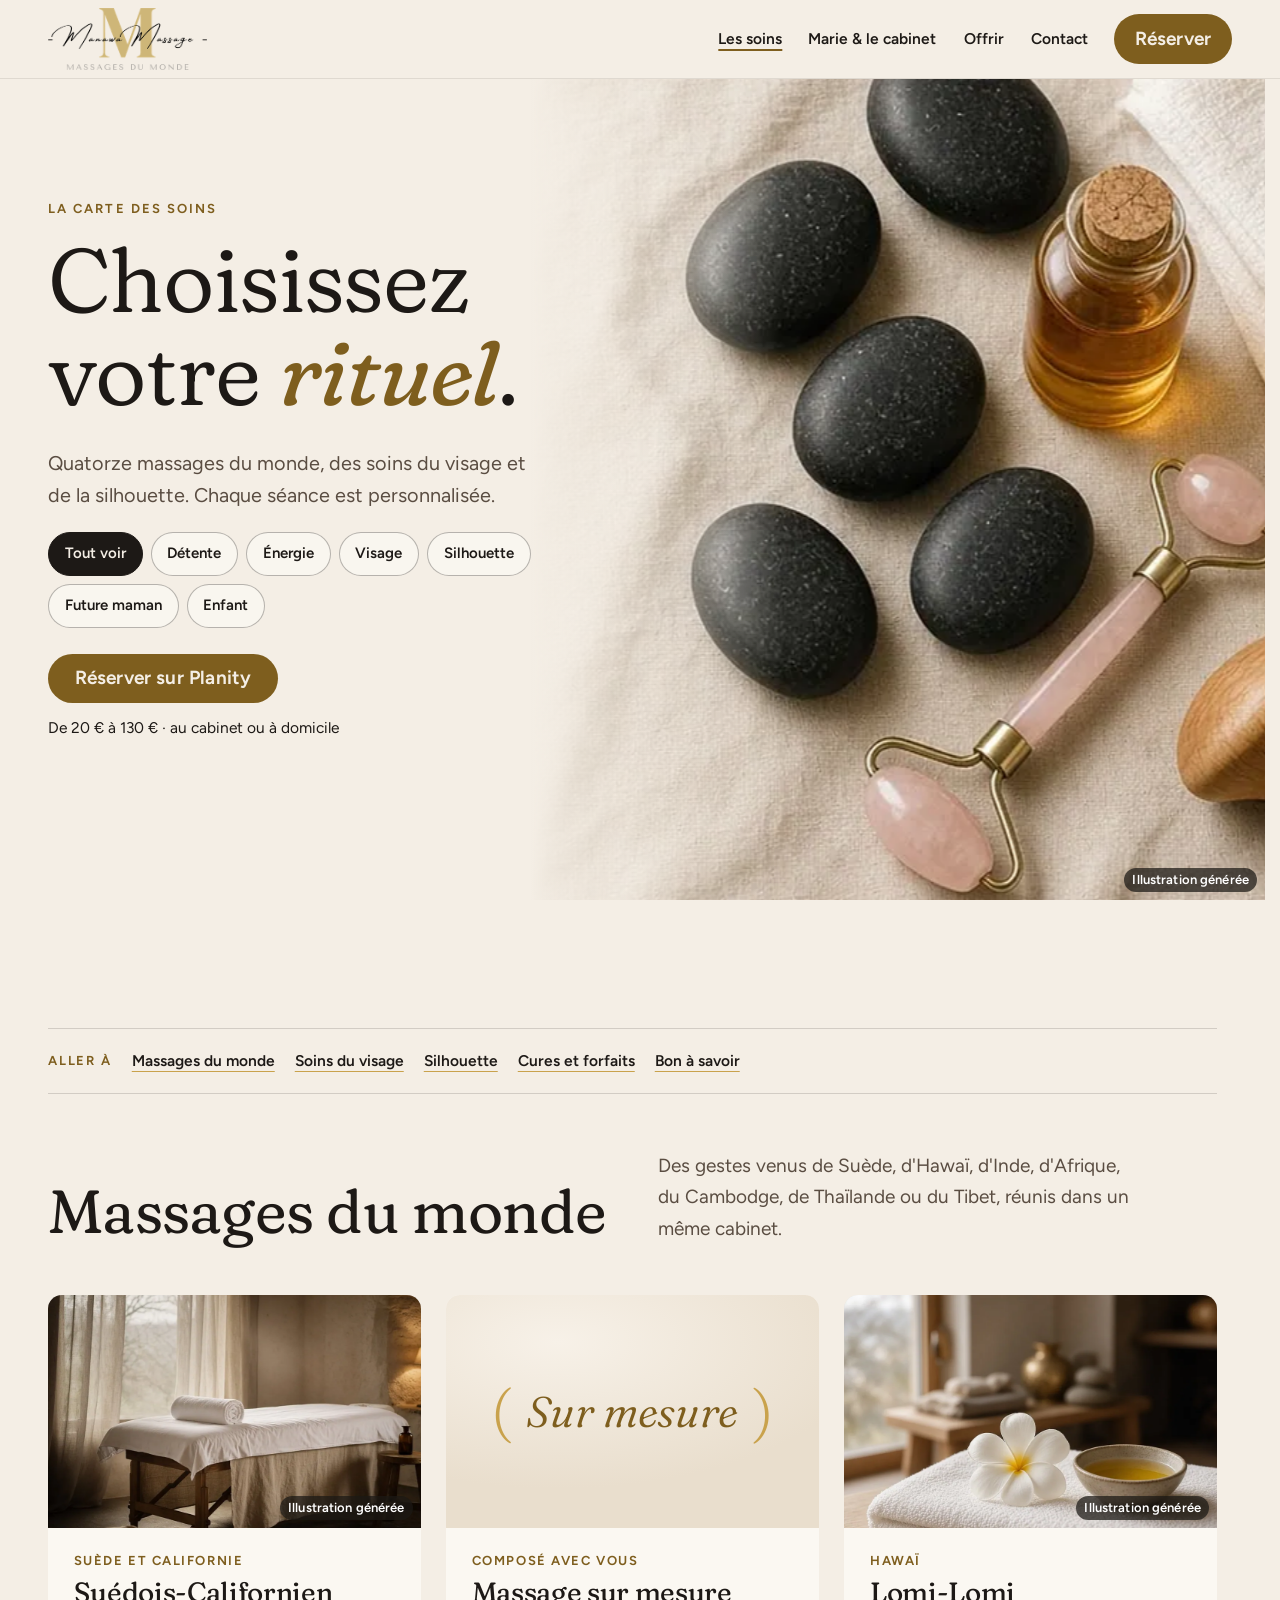
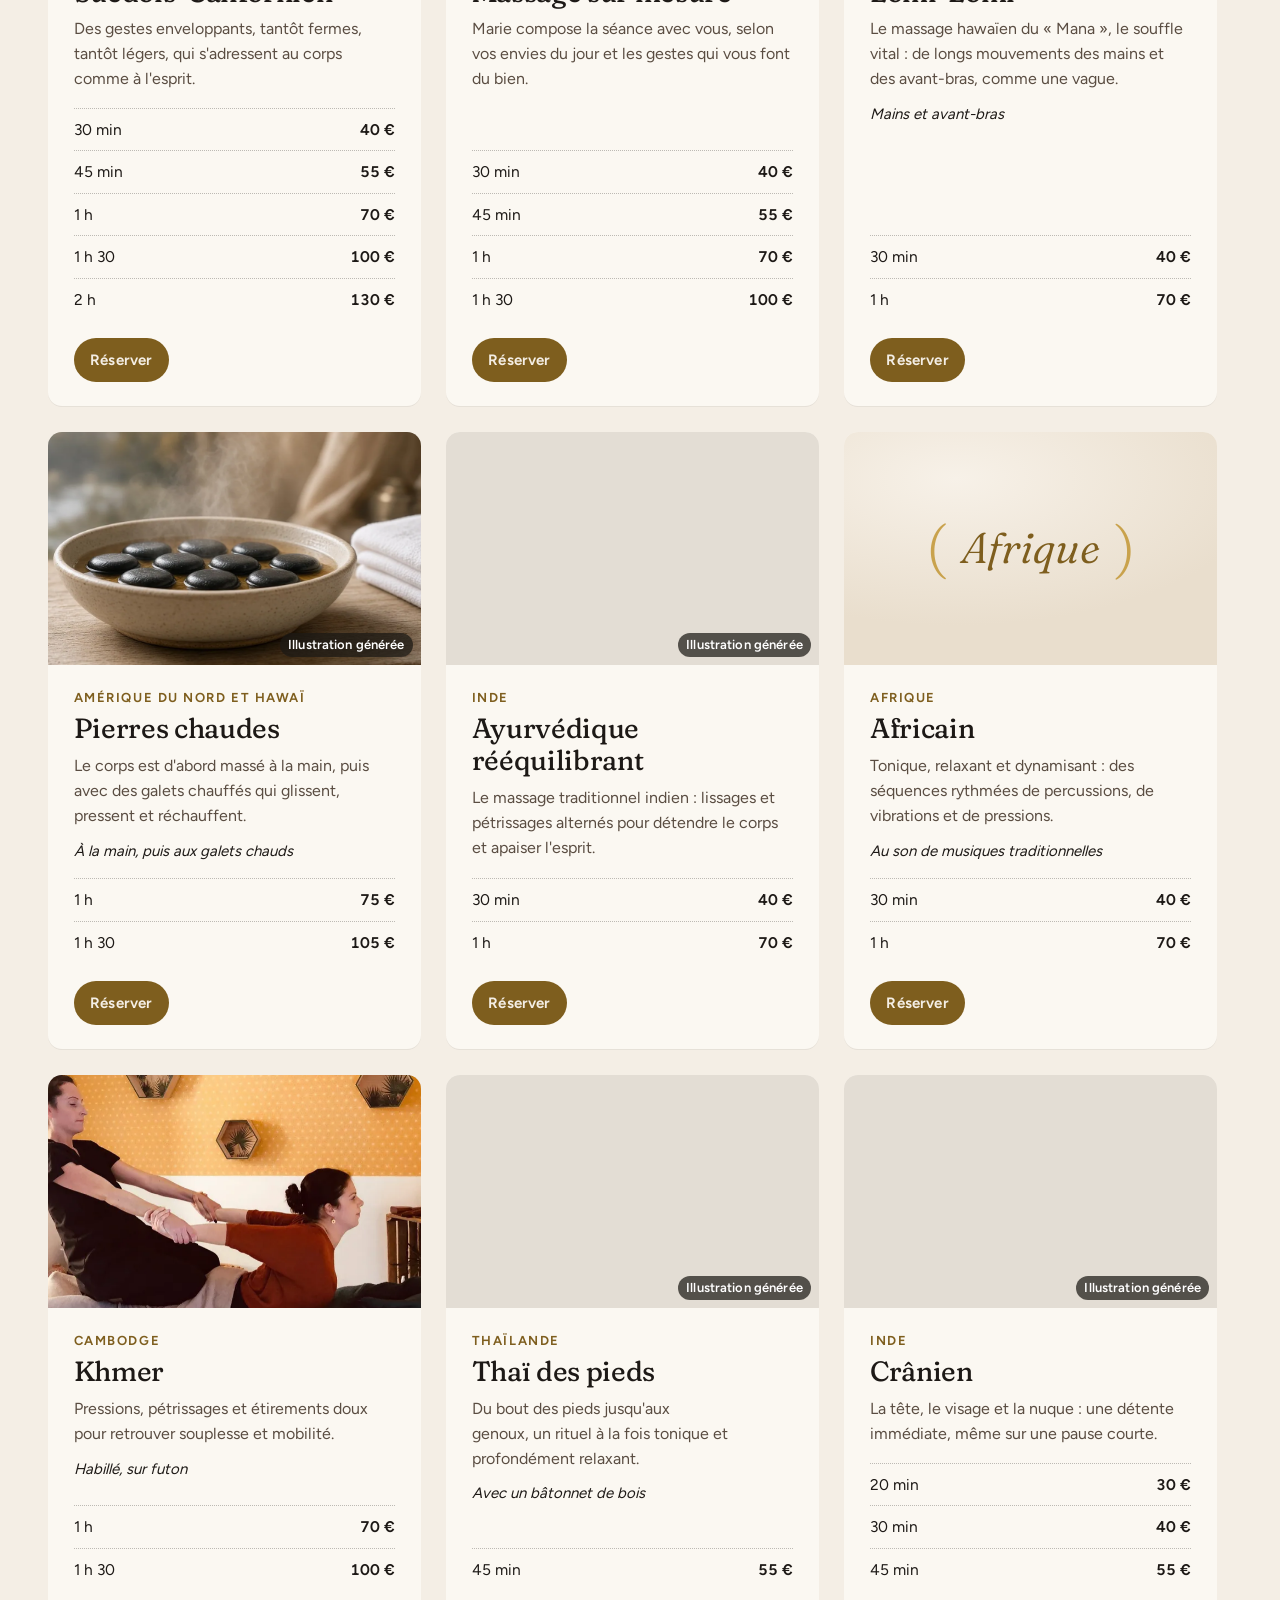
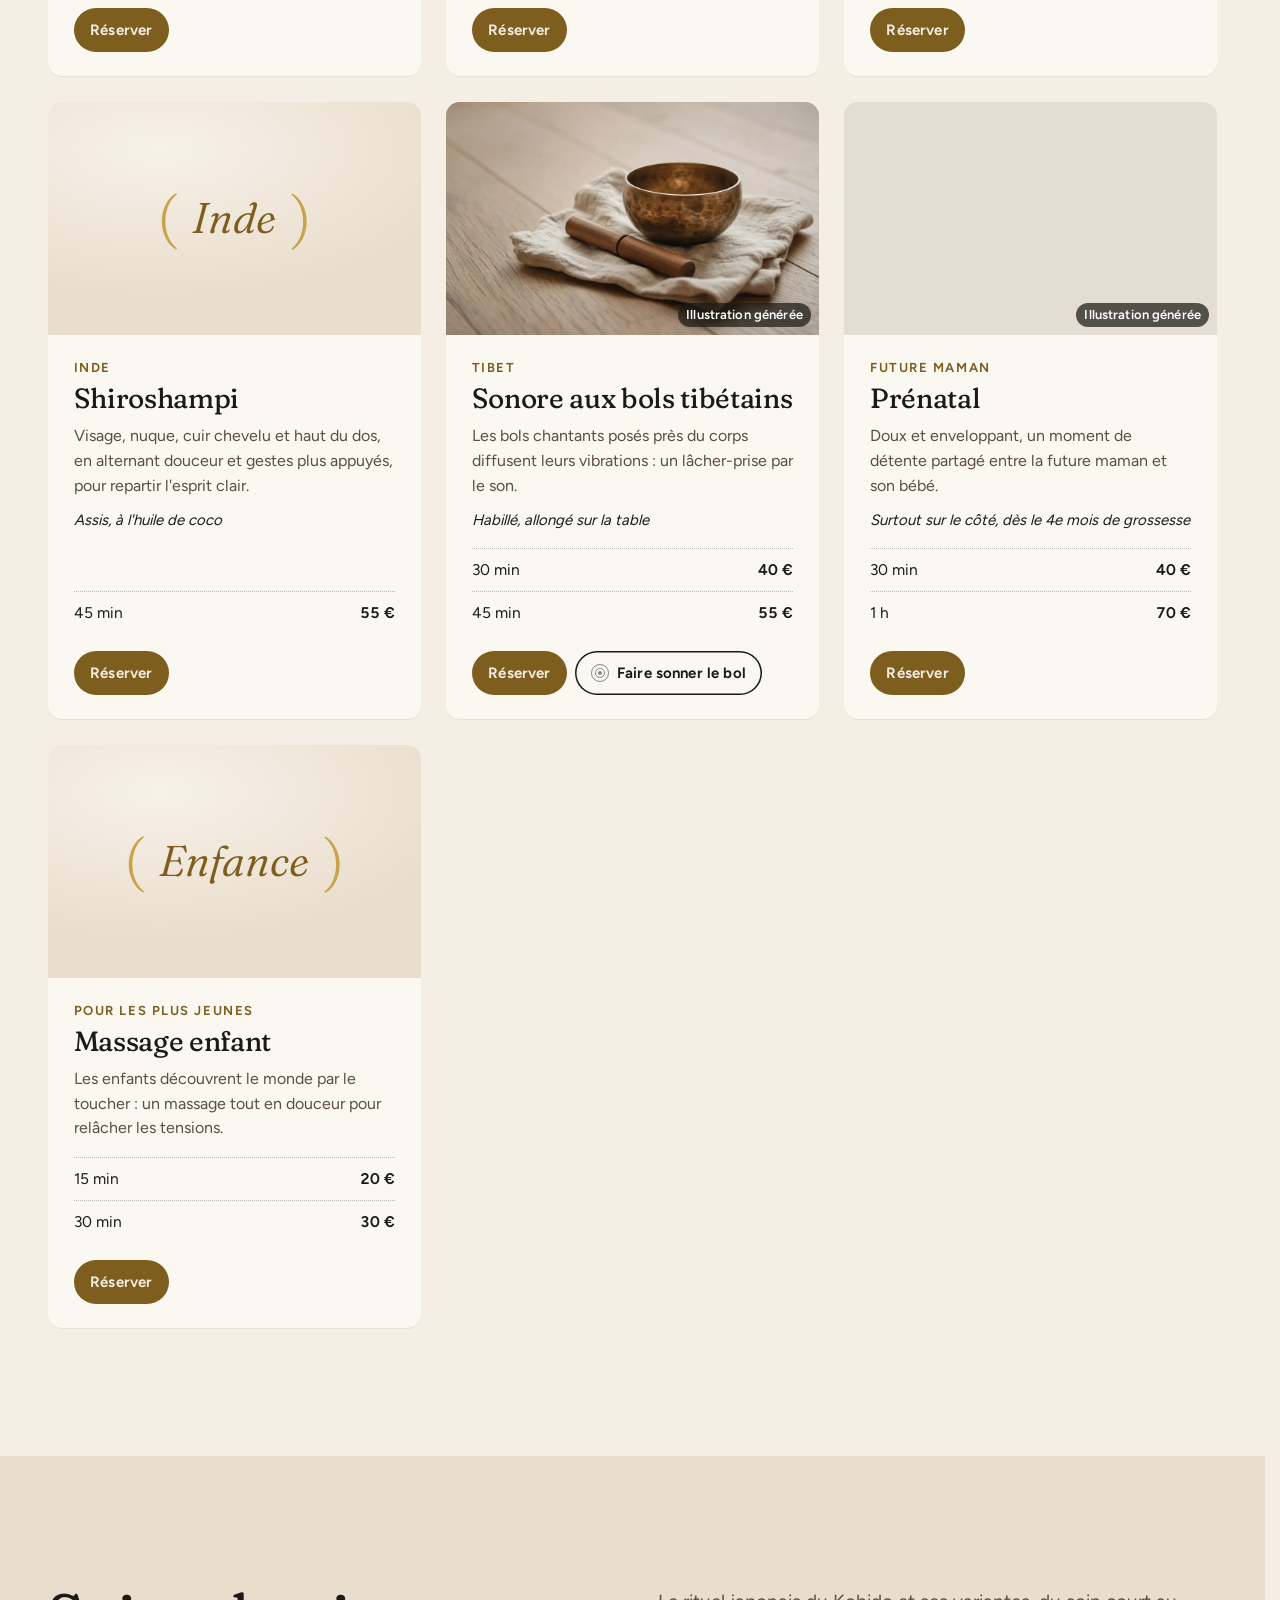
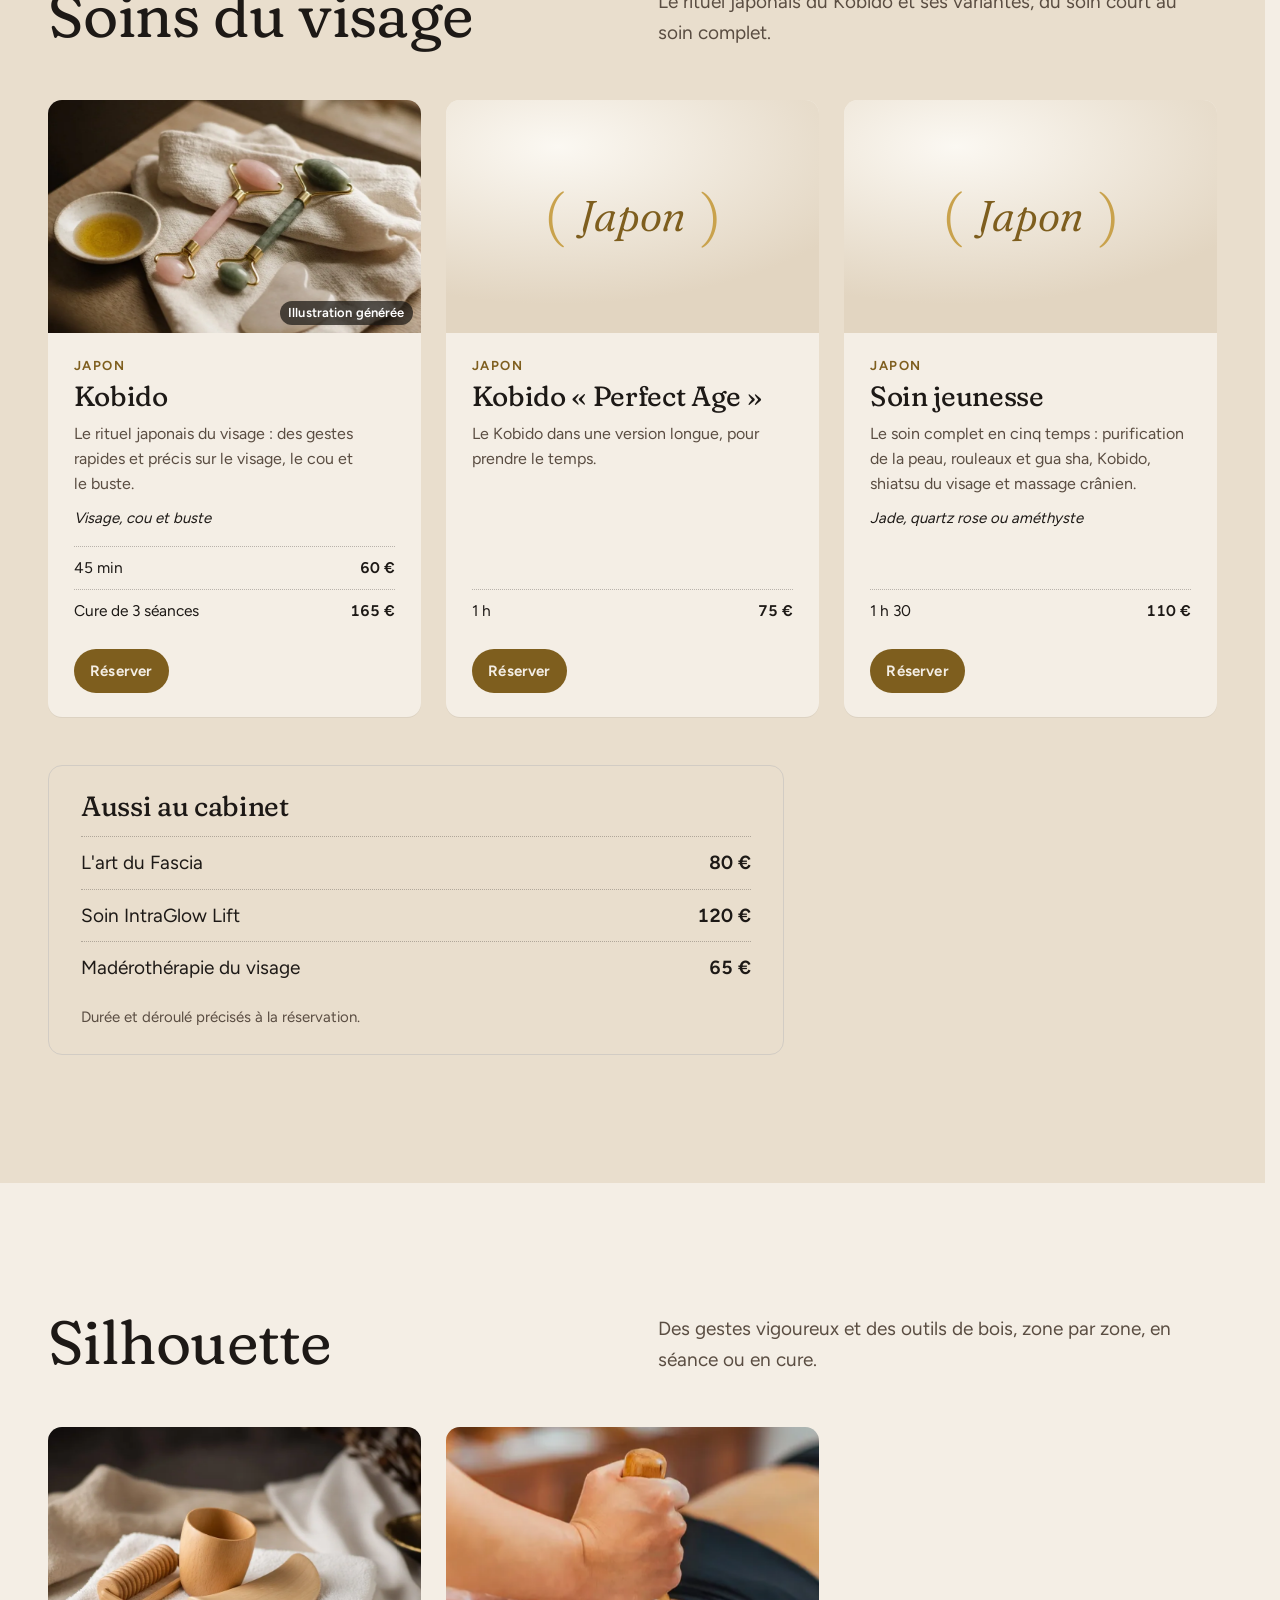
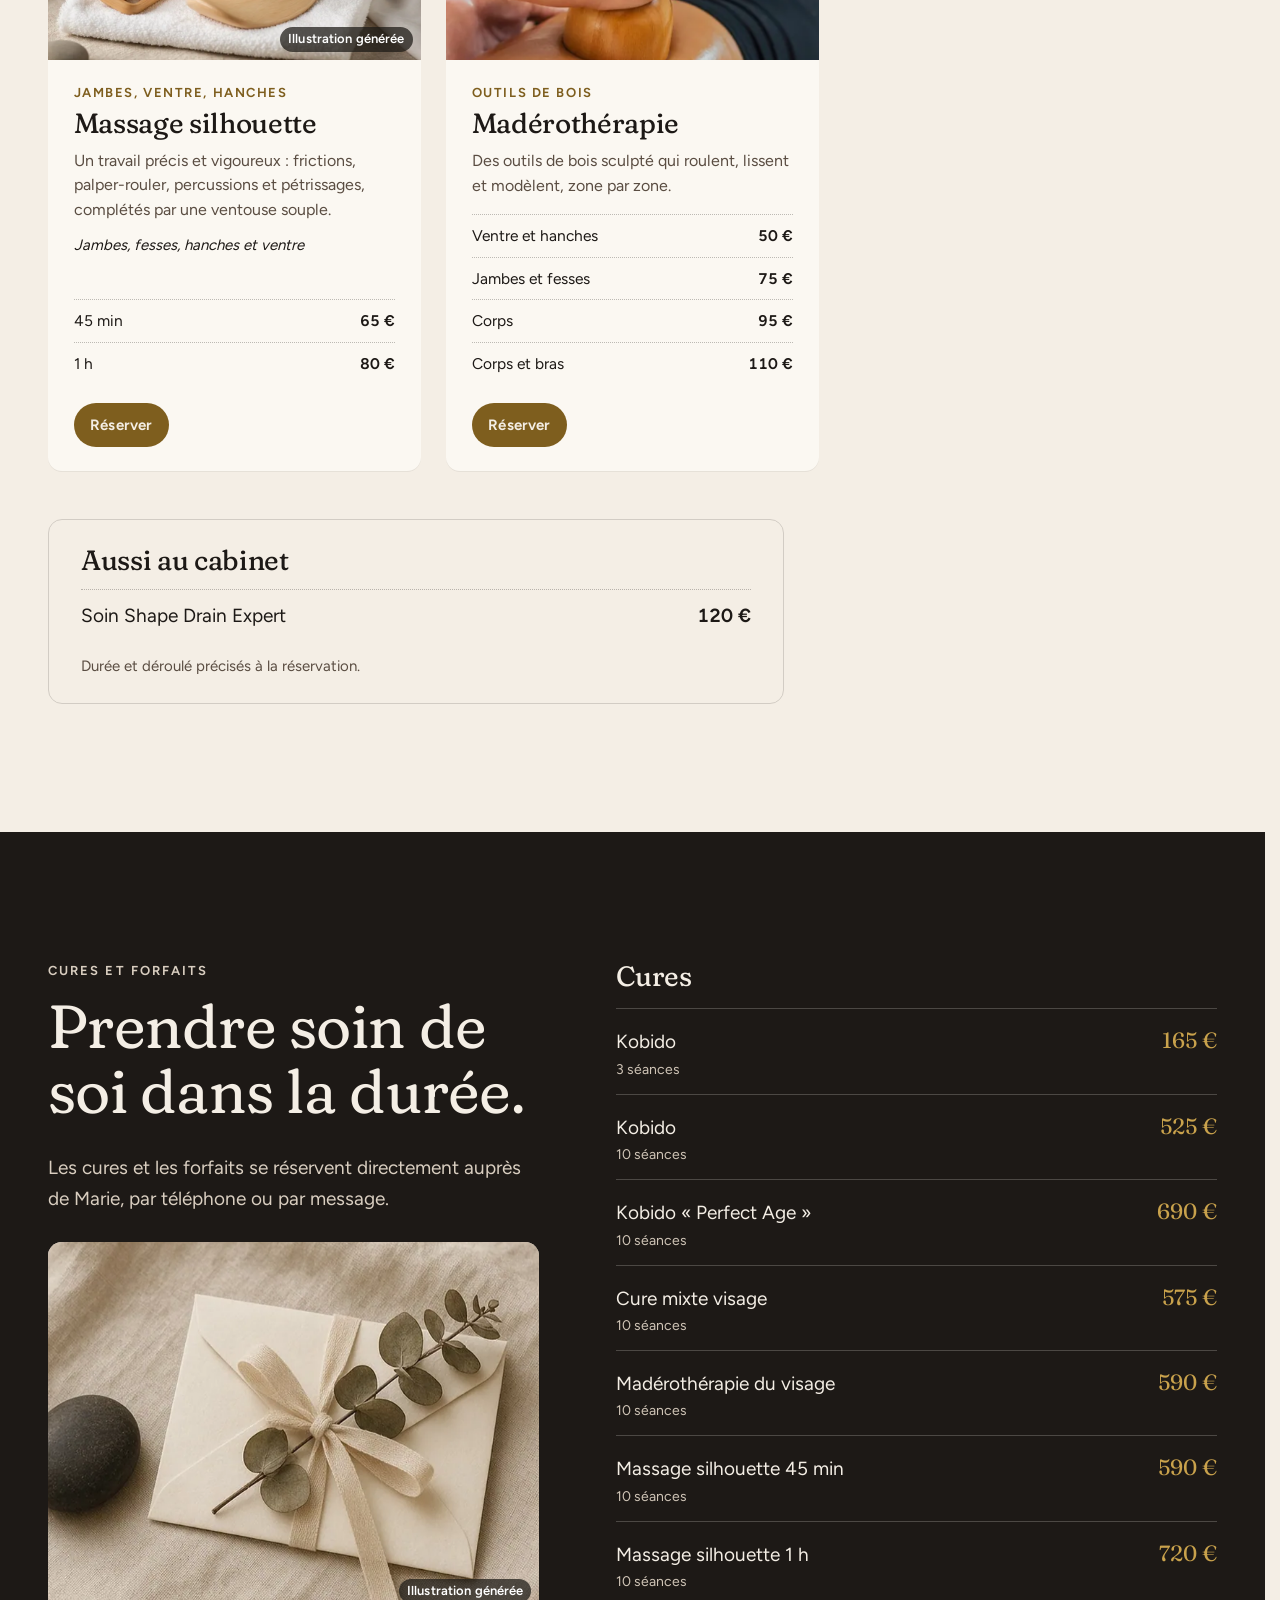
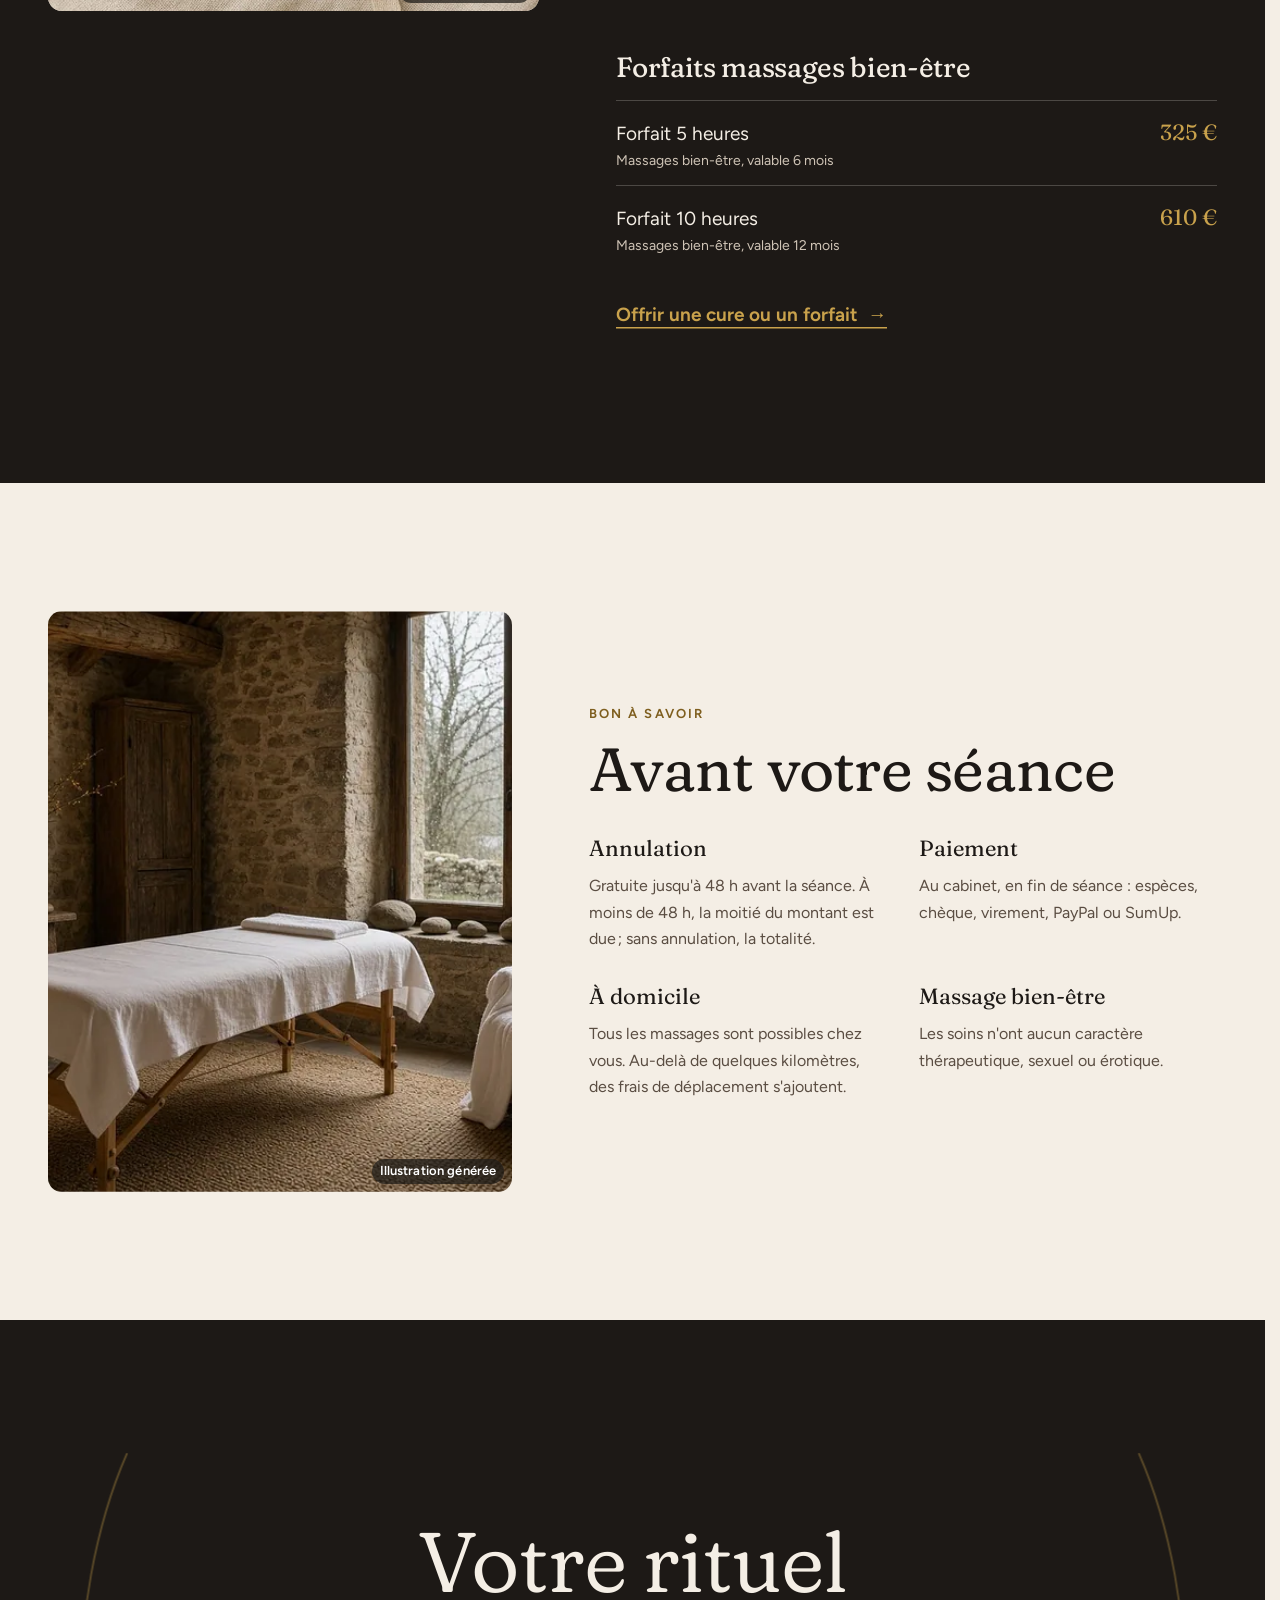
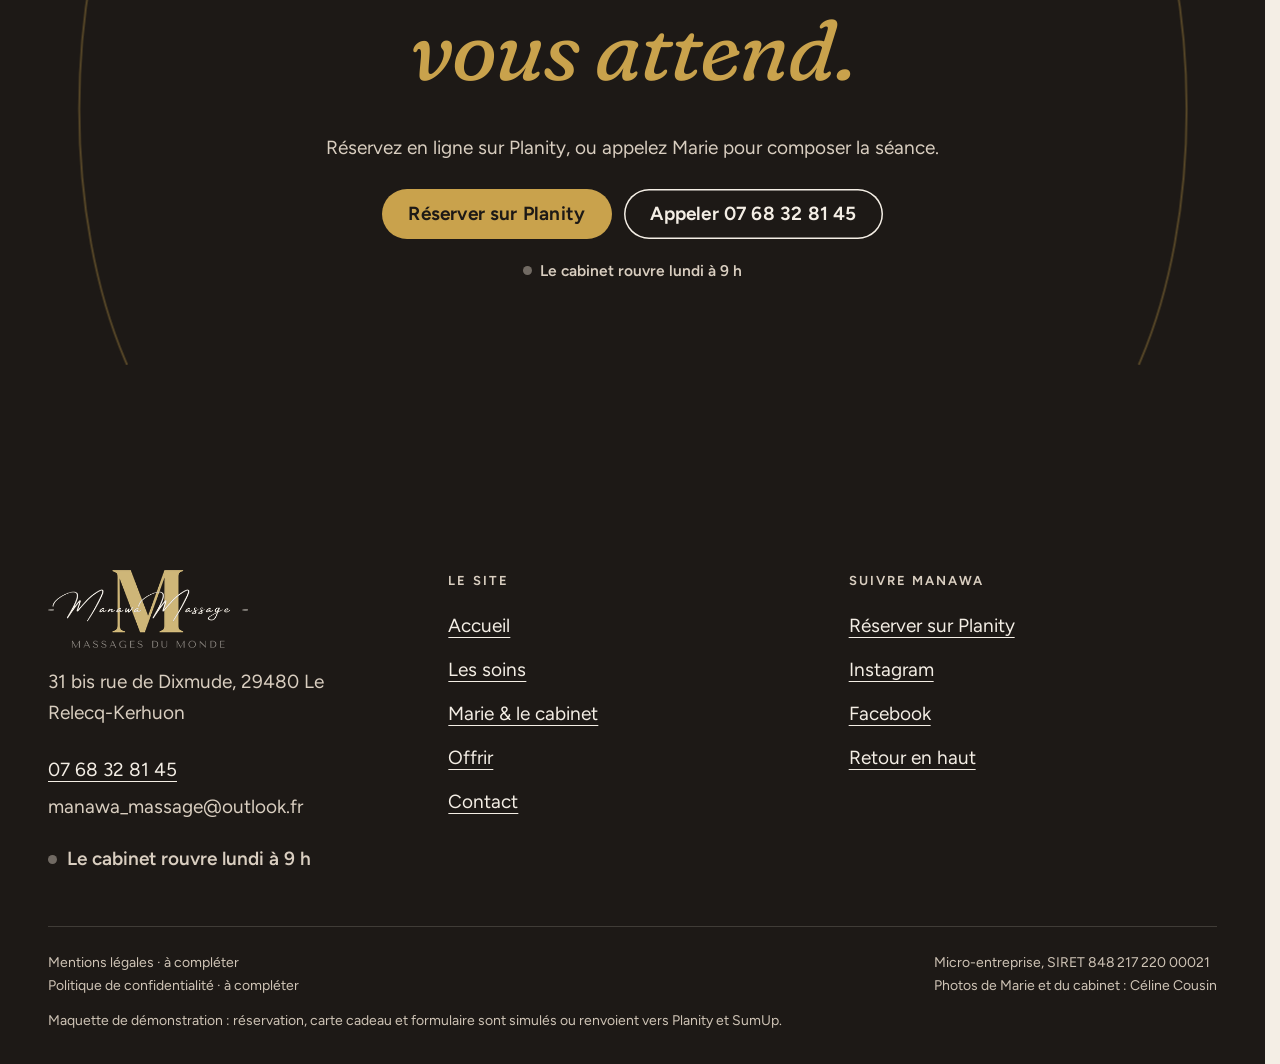
<file: soins.html>
<!doctype html>
<html lang="fr" data-v="2" data-page="soins">
<head>
<meta charset="utf-8">
<meta name="viewport" content="width=device-width, initial-scale=1, viewport-fit=cover">
<title>La carte des soins · Manawa Massage Pro</title>
<meta name="description" content="Quatorze massages du monde, soins du visage et silhouette, avec les durées et les prix. Au cabinet du Relecq-Kerhuon ou à domicile.">
<meta name="robots" content="noindex, nofollow">
<link rel="canonical" href="https://manawa-massage-pro-maquette.vercel.app/soins">
<style>:root{--fond:#F4EEE5;--texte:#1D1916;--voile-fond:#1D1916;--ouverture-fond:#1D1916;--menu-fond:#F4EEE5}:root { --entete-h: 72px; --barres-h: 0px; } html { background: var(--fond); color: var(--texte); scrollbar-gutter: stable; } body { margin: 0; background: var(--fond); } html.js:not(.secours):not([data-arrivee="retour"]) [data-anime] { opacity: 0; } html.js:not(.secours):not([data-arrivee="retour"]) [data-anime].vu { opacity: 1; } [data-voile] { position: fixed; inset: 0; z-index: 900; background: var(--voile-fond); transform: translateY(100%); visibility: hidden; pointer-events: none; } html[data-arrivee="voile"]:not(.voile-leve):not(.secours) [data-voile] { transform: none; visibility: visible; } html.secours [data-voile] { visibility: hidden !important; } .ouverture-panneau { position: fixed; inset: 0; z-index: 850; display: none; place-content: center; justify-items: center; background: var(--ouverture-fond, var(--voile-fond)); color: var(--fond); text-align: center; } html.js[data-arrivee="intro"]:not(.secours):not(.intro-finie) .ouverture-panneau { display: grid; } html.defilement-bloque, html.defilement-bloque body, html.js[data-arrivee="intro"]:not(.secours):not(.intro-finie), html.js[data-arrivee="intro"]:not(.secours):not(.intro-finie) body, html[data-arrivee="voile"]:not(.voile-leve):not(.secours), html[data-arrivee="voile"]:not(.voile-leve):not(.secours) body { overflow: hidden; } html.js[data-arrivee="intro"]:not(.secours):not(.intro-finie) { background-color: var(--ouverture-fond, var(--voile-fond)); } html[data-arrivee="voile"]:not(.voile-leve):not(.secours) { background-color: var(--voile-fond); }</style>
<script>(function () {
var d = document.documentElement, ss = null, ls = null;
try { ss = window.sessionStorage; ls = window.localStorage; } catch (e) {}
d.classList.add('js');
var nav = performance.getEntriesByType ? performance.getEntriesByType('navigation')[0] : null;
var type = nav ? nav.type : 'navigate';
var depart = null;
try { depart = JSON.parse(ss.getItem('socle:depart') || 'null'); ss.removeItem('socle:depart'); } catch (e) {}
if (depart && !(Date.now() - depart.t < 15000)) depart = null;
var mode = type === 'back_forward' ? 'retour' : type === 'reload' ? 'intro' : depart ? 'voile' : 'intro';
d.setAttribute('data-arrivee', mode);
if (mode === 'voile' && depart.couleur) d.style.setProperty('--voile-fond', depart.couleur);
if (type === 'reload' && 'scrollRestoration' in history) {
history.scrollRestoration = 'manual';
}
try {
var choisie = ls && ls.getItem('socle:langue');
var langue = (d.lang || '').slice(0, 2);
if (choisie && choisie !== langue && type === 'navigate' && !depart) {
var alt = document.querySelector('link[rel="alternate"][hreflang="' + choisie + '"]');
if (alt) location.replace(new URL(alt.href).pathname + location.search + location.hash);
}
} catch (e) {}
setTimeout(function () { if (!d.classList.contains('demarre')) d.classList.add('secours'); }, 2000);
})();</script>
<link rel="preload" href="/assets/fonts/fraunces-latin-soft-normal.woff2" as="font" type="font/woff2" crossorigin>
<link rel="preload" href="/assets/fonts/figtree-latin-wght-normal.woff2" as="font" type="font/woff2" crossorigin>
<link rel="stylesheet" href="/assets/css/socle.css?v=2">
<link rel="stylesheet" href="/assets/css/site.css?v=2">
<link rel="modulepreload" href="/assets/js/site.js?v=2">
<link rel="modulepreload" href="/assets/js/socle/index.js?v=2">
<script src="/assets/vendor/gsap.min.js" defer></script>
<script src="/assets/vendor/ScrollTrigger.min.js" defer></script>
<script src="/assets/vendor/SplitText.min.js" defer></script>
<script type="module" src="/assets/js/site.js?v=2"></script>
<meta name="theme-color" content="#F4EEE5">
<link rel="icon" href="/assets/images/favicon-64.png" type="image/png" sizes="64x64">
<link rel="icon" href="/assets/images/favicon-32.png" type="image/png" sizes="32x32">
<link rel="apple-touch-icon" href="/assets/images/apple-touch-icon.png">
<meta property="og:type" content="website">
<meta property="og:site_name" content="Manawa Massage Pro">
<meta property="og:locale" content="fr_FR">
<meta property="og:title" content="La carte des soins · Manawa Massage Pro">
<meta property="og:description" content="Quatorze massages du monde, soins du visage et silhouette, avec les durées et les prix. Au cabinet du Relecq-Kerhuon ou à domicile.">
<meta property="og:url" content="https://manawa-massage-pro-maquette.vercel.app/soins">
<meta property="og:image" content="https://manawa-massage-pro-maquette.vercel.app/assets/partage/soins-fr.jpg">
<meta property="og:image:width" content="1200">
<meta property="og:image:height" content="630">
<meta property="og:image:alt" content="La carte des soins de Manawa Massage Pro">
<meta name="twitter:card" content="summary_large_image">
<script type="application/ld+json">{"@context":"https://schema.org","@type":"HealthAndBeautyBusiness","name":"Manawa Massage Pro","description":"Massages bien-être du monde, Kobido et soins silhouette, au cabinet du Relecq-Kerhuon ou à domicile autour de Brest.","telephone":"+33768328145","email":"manawa_massage@outlook.fr","address":{"@type":"PostalAddress","streetAddress":"31 bis rue de Dixmude","postalCode":"29480","addressLocality":"Le Relecq-Kerhuon","addressCountry":"FR"},"openingHoursSpecification":[{"@type":"OpeningHoursSpecification","dayOfWeek":"Monday","opens":"09:00","closes":"18:00"},{"@type":"OpeningHoursSpecification","dayOfWeek":"Wednesday","opens":"09:00","closes":"19:30"},{"@type":"OpeningHoursSpecification","dayOfWeek":"Thursday","opens":"09:00","closes":"17:00"},{"@type":"OpeningHoursSpecification","dayOfWeek":"Friday","opens":"09:00","closes":"18:00"}],"priceRange":"20 € – 130 €","sameAs":["https://www.facebook.com/ManawaMassagePro/","https://www.instagram.com/ManawaMassagePro/"]}</script>
</head>
<body id="haut">
<div data-voile data-forme="iris" aria-hidden="true"><div class="voile-contenu"><img src="/assets/images/logo-clair-372.png" alt="" width="186" height="73"><span data-voile-libelle>Les soins</span></div></div>
<div class="ouverture-panneau" data-ouverture aria-hidden="true">
  <div class="ouverture-scene">
    <svg class="parenthese parenthese--g ouverture-par" viewBox="0 0 80 520" preserveAspectRatio="none" aria-hidden="true"><path d="M70 6 C 4 150, 4 370, 70 514" pathLength="1"/></svg>
    <img class="ouverture-logo" src="/assets/images/logo-clair-372.png" alt="" width="372" height="145" data-ouverture-objet>
    <svg class="parenthese parenthese--d ouverture-par" viewBox="0 0 80 520" preserveAspectRatio="none" aria-hidden="true"><path d="M10 6 C 76 150, 76 370, 10 514" pathLength="1"/></svg>
  </div>
  <p class="ouverture-ligne">Massages du monde</p>
</div>
<a class="evitement" href="#contenu">Aller au contenu</a>
<header data-entete>
  <div class="entete-rangee">
    <a class="entete-logo" aria-label="Manawa Massage Pro, Accueil" href="/" data-libelle="Accueil">
      <img src="/assets/images/logo-372.png" alt="Manawa Massage Pro" width="372" height="145">
    </a>
    <nav data-nav aria-label="Navigation principale">
      <ul><li><a href="/soins" data-libelle="Les soins" aria-current="page">Les soins</a></li><li><a href="/marie" data-libelle="Marie &amp; le cabinet">Marie &amp; le cabinet</a></li><li><a href="/offrir" data-libelle="Offrir">Offrir</a></li><li><a href="/contact" data-libelle="Contact">Contact</a></li></ul>
    </nav>
    <div class="entete-actions">
      <a href="https://www.planity.com/manawamassages-pro-29480-le-relecq-kerhuon" target="_blank" rel="noopener" class="bouton" data-survol="magnetique">Réserver<span class="visuellement-cache"> (nouvel onglet)</span></a>
      <button type="button" data-menu-bouton aria-controls="menu" aria-expanded="false" data-libelle-ouvrir="Menu" data-libelle-fermer="Fermer"><span data-libelle-bouton>Menu</span></button>
      <a class="menu-sansjs" href="#menu" data-menu-lien>Menu</a>
    </div>
  </div>
</header>
<script>/* Avant le premier affichage : rangées de la navigation (même règle que ajusterNav dans assets/js/socle/entete.js)
   et hauteur réelle de l'en-tête, pour que rien ne saute quand le JavaScript du site prend la main. */
(function () {
  var h = document.documentElement, u = document.querySelector('[data-nav] ul'), e = document.querySelector('[data-entete]');
  if (u) {
    var deborde = function () { return u.scrollWidth > u.clientWidth + 1; }, c = deborde();
    if (c && window.matchMedia('(min-width: 900px)').matches) {
      h.classList.add('nav-deux-rangees'); c = deborde();
      if (c) { h.classList.add('nav-deux-lignes'); var a = u.querySelector('a'); c = !a || u.getBoundingClientRect().height > a.getBoundingClientRect().height * 2.5; }
      if (c) h.classList.remove('nav-deux-rangees', 'nav-deux-lignes');
    }
    if (c) h.classList.add('nav-compacte');
  }
  if (e) h.style.setProperty('--entete-h', Math.round(e.getBoundingClientRect().height) + 'px');
})();</script>
<span id="menu-ferme" aria-hidden="true"></span>
<div id="menu" data-menu role="dialog" aria-modal="true" aria-label="Menu">
  <p class="menu-sansjs-fermer"><a href="#menu-ferme">Fermer</a></p>
  <ul><li style="--i:0"><a href="/" class="menu-lien" data-libelle="Accueil">Accueil</a></li><li style="--i:1"><a href="/soins" class="menu-lien" data-libelle="Les soins" aria-current="page">Les soins</a></li><li style="--i:2"><a href="/marie" class="menu-lien" data-libelle="Marie &amp; le cabinet">Marie &amp; le cabinet</a></li><li style="--i:3"><a href="/offrir" class="menu-lien" data-libelle="Offrir">Offrir</a></li><li style="--i:4"><a href="/contact" class="menu-lien" data-libelle="Contact">Contact</a></li></ul>
  <p class="menu-actions"><a href="https://www.planity.com/manawamassages-pro-29480-le-relecq-kerhuon" target="_blank" rel="noopener" class="bouton">Réserver sur Planity<span class="visuellement-cache"> (nouvel onglet)</span></a> <a class="bouton bouton--contour" href="tel:+33768328145">Appeler 07 68 32 81 45</a></p>
  <p class="menu-adresse">31 bis rue de Dixmude, 29480 Le Relecq-Kerhuon</p>
</div>
<main id="contenu" tabindex="-1">
<section class="soins-tete" id="debut">
  <figure class="media soins-tete-media" data-grok data-fx="parallaxe" data-fx-force="6" data-iris-centre style="--cadrage:62% 50%;--cadrage-mobile:60% 70%">
  <picture><source media="(max-width: 760px) and (orientation: portrait)" srcset="/assets/images/grok/soins-ouverture-mobile-640.webp 640w, /assets/images/grok/soins-ouverture-mobile-1080.webp 1080w" sizes="100vw">
    <img src="/assets/images/grok/soins-ouverture-1280.webp" srcset="/assets/images/grok/soins-ouverture-640.webp 640w, /assets/images/grok/soins-ouverture-1280.webp 1280w, /assets/images/grok/soins-ouverture-1920.webp 1920w" sizes="100vw" alt="Galets, huile, rouleau de quartz et linge sur une table de chêne" width="1280" height="720" fetchpriority="high" loading="eager" decoding="async">
  </picture><figcaption class="mention-ia">Illustration générée</figcaption>
</figure>
  <div class="conteneur soins-tete-texte">
    <p class="surtitre hero-anime" data-anime="gsap">La carte des soins</p>
    <h1 class="page-titre" data-anime="gsap" data-grille="typo"><span class="ligne-masque"><span class="hero-ligne">Choisissez</span></span><span class="ligne-masque"><span class="hero-ligne">votre <em>rituel</em>.</span></span></h1>
    <p class="hero-intro hero-anime masque-ecran-bas" data-anime="gsap">Quatorze massages du monde, des soins du visage et de la silhouette. Chaque séance est personnalisée.</p>
    <div class="filtres puces hero-anime" data-anime="gsap" role="group" aria-label="Filtrer la carte" data-filtres data-grille="manipuler fil">
      <button type="button" class="puce" aria-pressed="true" data-envie="tout">Tout voir</button>
      <button type="button" class="puce" aria-pressed="false" data-envie="detente">Détente</button><button type="button" class="puce" aria-pressed="false" data-envie="energie">Énergie</button><button type="button" class="puce" aria-pressed="false" data-envie="visage">Visage</button><button type="button" class="puce" aria-pressed="false" data-envie="silhouette">Silhouette</button><button type="button" class="puce" aria-pressed="false" data-envie="maman">Future maman</button><button type="button" class="puce" aria-pressed="false" data-envie="enfant">Enfant</button>
    </div>
    <p class="hero-actions hero-anime" data-anime="gsap"><a href="https://www.planity.com/manawamassages-pro-29480-le-relecq-kerhuon" target="_blank" rel="noopener" class="bouton" data-action-principale>Réserver sur Planity<span class="visuellement-cache"> (nouvel onglet)</span></a><span class="hero-info" data-info-cle>De 20 € à 130 € · au cabinet ou à domicile</span></p>
    <p class="visuellement-cache" role="status" data-filtres-resultat data-gabarit="{n} soins correspondent à votre choix."></p>
  </div>
</section>
<section class="famille " id="monde" data-famille>
  <div class="conteneur">
    <nav class="familles-nav" aria-label="Aller à"><span>Aller à</span><a href="#monde" data-sans-transition>Massages du monde</a><a href="#visage" data-sans-transition>Soins du visage</a><a href="#silhouette" data-sans-transition>Silhouette</a><a href="#cures" data-sans-transition>Cures et forfaits</a><a href="#pratique" data-sans-transition>Bon à savoir</a></nav>
    <div class="famille-tete">
      <h2 data-anime="lignes">Massages du monde</h2>
      <p data-anime>Des gestes venus de Suède, d&#39;Hawaï, d&#39;Inde, d&#39;Afrique, du Cambodge, de Thaïlande ou du Tibet, réunis dans un même cabinet.</p>
    </div>
    <div class="soins-grille">
      <div class="soin-ancre" id="suedois-californien" data-envies="detente">
  <article class="soin">
    <figure class="media soin-media" data-grok data-fx="zoom" style="--cadrage:50% 50%">
  <picture>
    <img src="/assets/images/grok/soin-table-1168.webp" srcset="/assets/images/grok/soin-table-1168.webp 1168w" sizes="(max-width: 760px) 92vw, (max-width: 1100px) 46vw, 30vw" alt="Table de massage habillée de linge blanc dans une pièce calme" width="1168" height="730" loading="lazy" decoding="async">
  </picture><figcaption class="mention-ia">Illustration générée</figcaption>
</figure>
    <div class="soin-corps">
      <p class="soin-origine">Suède et Californie</p>
      <h3>Suédois-Californien</h3>
      <p class="soin-accroche">Des gestes enveloppants, tantôt fermes, tantôt légers, qui s&#39;adressent au corps comme à l&#39;esprit.</p>
      <ul class="tarifs"><li><span>30 min</span><span class="prix" data-prix>40&nbsp;€</span></li><li><span>45 min</span><span class="prix" data-prix>55&nbsp;€</span></li><li><span>1 h</span><span class="prix" data-prix>70&nbsp;€</span></li><li><span>1 h 30</span><span class="prix" data-prix>100&nbsp;€</span></li><li><span>2 h</span><span class="prix" data-prix>130&nbsp;€</span></li></ul>
      <p class="soin-actions"><a href="https://www.planity.com/manawamassages-pro-29480-le-relecq-kerhuon" target="_blank" rel="noopener" class="bouton bouton--petit">Réserver<span class="visuellement-cache"> (nouvel onglet)</span></a></p>
    </div>
  </article>
</div><div class="soin-ancre" id="sur-mesure" data-envies="detente energie">
  <article class="soin">
    <div class="soin-motif" aria-hidden="true" data-visuel data-fx="vitesse" data-fx-force="2"><span class="soin-motif-mot">Sur mesure</span></div>
    <div class="soin-corps">
      <p class="soin-origine">Composé avec vous</p>
      <h3>Massage sur mesure</h3>
      <p class="soin-accroche">Marie compose la séance avec vous, selon vos envies du jour et les gestes qui vous font du bien.</p>
      <ul class="tarifs"><li><span>30 min</span><span class="prix" data-prix>40&nbsp;€</span></li><li><span>45 min</span><span class="prix" data-prix>55&nbsp;€</span></li><li><span>1 h</span><span class="prix" data-prix>70&nbsp;€</span></li><li><span>1 h 30</span><span class="prix" data-prix>100&nbsp;€</span></li></ul>
      <p class="soin-actions"><a href="https://www.planity.com/manawamassages-pro-29480-le-relecq-kerhuon" target="_blank" rel="noopener" class="bouton bouton--petit">Réserver<span class="visuellement-cache"> (nouvel onglet)</span></a></p>
    </div>
  </article>
</div><div class="soin-ancre" id="lomi-lomi" data-envies="detente energie">
  <article class="soin">
    <figure class="media soin-media" data-grok data-fx="zoom" style="--cadrage:50% 50%">
  <picture>
    <img src="/assets/images/grok/soin-lomi-1168.webp" srcset="/assets/images/grok/soin-lomi-1168.webp 1168w" sizes="(max-width: 760px) 92vw, (max-width: 1100px) 46vw, 30vw" alt="Fleur de frangipanier et bol d&#39;huile sur une serviette" width="1168" height="730" loading="lazy" decoding="async">
  </picture><figcaption class="mention-ia">Illustration générée</figcaption>
</figure>
    <div class="soin-corps">
      <p class="soin-origine">Hawaï</p>
      <h3>Lomi-Lomi</h3>
      <p class="soin-accroche">Le massage hawaïen du « Mana », le souffle vital : de longs mouvements des mains et des avant-bras, comme une vague.</p>
      <p class="soin-pratique">Mains et avant-bras</p>
      <ul class="tarifs"><li><span>30 min</span><span class="prix" data-prix>40&nbsp;€</span></li><li><span>1 h</span><span class="prix" data-prix>70&nbsp;€</span></li></ul>
      <p class="soin-actions"><a href="https://www.planity.com/manawamassages-pro-29480-le-relecq-kerhuon" target="_blank" rel="noopener" class="bouton bouton--petit">Réserver<span class="visuellement-cache"> (nouvel onglet)</span></a></p>
    </div>
  </article>
</div><div class="soin-ancre" id="pierres-chaudes" data-envies="detente">
  <article class="soin">
    <figure class="media soin-media" data-grok data-fx="zoom" style="--cadrage:50% 50%">
  <picture>
    <img src="/assets/images/grok/soin-pierres-1168.webp" srcset="/assets/images/grok/soin-pierres-1168.webp 1168w" sizes="(max-width: 760px) 92vw, (max-width: 1100px) 46vw, 30vw" alt="Galets de basalte qui chauffent dans un bac de céramique" width="1168" height="730" loading="lazy" decoding="async">
  </picture><figcaption class="mention-ia">Illustration générée</figcaption>
</figure>
    <div class="soin-corps">
      <p class="soin-origine">Amérique du Nord et Hawaï</p>
      <h3>Pierres chaudes</h3>
      <p class="soin-accroche">Le corps est d&#39;abord massé à la main, puis avec des galets chauffés qui glissent, pressent et réchauffent.</p>
      <p class="soin-pratique">À la main, puis aux galets chauds</p>
      <ul class="tarifs"><li><span>1 h</span><span class="prix" data-prix>75&nbsp;€</span></li><li><span>1 h 30</span><span class="prix" data-prix>105&nbsp;€</span></li></ul>
      <p class="soin-actions"><a href="https://www.planity.com/manawamassages-pro-29480-le-relecq-kerhuon" target="_blank" rel="noopener" class="bouton bouton--petit">Réserver<span class="visuellement-cache"> (nouvel onglet)</span></a></p>
    </div>
  </article>
</div><div class="soin-ancre" id="ayurvedique" data-envies="detente energie">
  <article class="soin">
    <figure class="media soin-media" data-grok data-fx="zoom" style="--cadrage:50% 50%">
  <picture>
    <img src="/assets/images/grok/soin-huile-1168.webp" srcset="/assets/images/grok/soin-huile-1168.webp 1168w" sizes="(max-width: 760px) 92vw, (max-width: 1100px) 46vw, 30vw" alt="Bol de cuivre d&#39;huile chaude et fleurs séchées" width="1168" height="730" loading="lazy" decoding="async">
  </picture><figcaption class="mention-ia">Illustration générée</figcaption>
</figure>
    <div class="soin-corps">
      <p class="soin-origine">Inde</p>
      <h3>Ayurvédique rééquilibrant</h3>
      <p class="soin-accroche">Le massage traditionnel indien : lissages et pétrissages alternés pour détendre le corps et apaiser l&#39;esprit.</p>
      <ul class="tarifs"><li><span>30 min</span><span class="prix" data-prix>40&nbsp;€</span></li><li><span>1 h</span><span class="prix" data-prix>70&nbsp;€</span></li></ul>
      <p class="soin-actions"><a href="https://www.planity.com/manawamassages-pro-29480-le-relecq-kerhuon" target="_blank" rel="noopener" class="bouton bouton--petit">Réserver<span class="visuellement-cache"> (nouvel onglet)</span></a></p>
    </div>
  </article>
</div><div class="soin-ancre" id="africain" data-envies="energie">
  <article class="soin">
    <div class="soin-motif" aria-hidden="true" data-visuel data-fx="vitesse" data-fx-force="2"><span class="soin-motif-mot">Afrique</span></div>
    <div class="soin-corps">
      <p class="soin-origine">Afrique</p>
      <h3>Africain</h3>
      <p class="soin-accroche">Tonique, relaxant et dynamisant : des séquences rythmées de percussions, de vibrations et de pressions.</p>
      <p class="soin-pratique">Au son de musiques traditionnelles</p>
      <ul class="tarifs"><li><span>30 min</span><span class="prix" data-prix>40&nbsp;€</span></li><li><span>1 h</span><span class="prix" data-prix>70&nbsp;€</span></li></ul>
      <p class="soin-actions"><a href="https://www.planity.com/manawamassages-pro-29480-le-relecq-kerhuon" target="_blank" rel="noopener" class="bouton bouton--petit">Réserver<span class="visuellement-cache"> (nouvel onglet)</span></a></p>
    </div>
  </article>
</div><div class="soin-ancre" id="khmer" data-envies="energie">
  <article class="soin">
    <figure class="media soin-media" data-fx="zoom" style="--cadrage:50% 50%">
  <picture>
    <img src="/assets/images/cabinet-1600.webp" srcset="/assets/images/cabinet-800.webp 800w, /assets/images/cabinet-1600.webp 1600w" sizes="(max-width: 760px) 92vw, (max-width: 1100px) 46vw, 30vw" alt="Le cabinet du Relecq-Kerhuon, mur ocre et étagères en hexagone, pendant un massage khmer" width="1600" height="1067" loading="lazy" decoding="async">
  </picture>
</figure>
    <div class="soin-corps">
      <p class="soin-origine">Cambodge</p>
      <h3>Khmer</h3>
      <p class="soin-accroche">Pressions, pétrissages et étirements doux pour retrouver souplesse et mobilité.</p>
      <p class="soin-pratique">Habillé, sur futon</p>
      <ul class="tarifs"><li><span>1 h</span><span class="prix" data-prix>70&nbsp;€</span></li><li><span>1 h 30</span><span class="prix" data-prix>100&nbsp;€</span></li></ul>
      <p class="soin-actions"><a href="https://www.planity.com/manawamassages-pro-29480-le-relecq-kerhuon" target="_blank" rel="noopener" class="bouton bouton--petit">Réserver<span class="visuellement-cache"> (nouvel onglet)</span></a></p>
    </div>
  </article>
</div><div class="soin-ancre" id="thai-pieds" data-envies="energie detente">
  <article class="soin">
    <figure class="media soin-media" data-grok data-fx="zoom" style="--cadrage:50% 50%">
  <picture>
    <img src="/assets/images/grok/soin-pieds-1168.webp" srcset="/assets/images/grok/soin-pieds-1168.webp 1168w" sizes="(max-width: 760px) 92vw, (max-width: 1100px) 46vw, 30vw" alt="Bâtonnet de bois et baume sur un linge plié" width="1168" height="730" loading="lazy" decoding="async">
  </picture><figcaption class="mention-ia">Illustration générée</figcaption>
</figure>
    <div class="soin-corps">
      <p class="soin-origine">Thaïlande</p>
      <h3>Thaï des pieds</h3>
      <p class="soin-accroche">Du bout des pieds jusqu&#39;aux genoux, un rituel à la fois tonique et profondément relaxant.</p>
      <p class="soin-pratique">Avec un bâtonnet de bois</p>
      <ul class="tarifs"><li><span>45 min</span><span class="prix" data-prix>55&nbsp;€</span></li></ul>
      <p class="soin-actions"><a href="https://www.planity.com/manawamassages-pro-29480-le-relecq-kerhuon" target="_blank" rel="noopener" class="bouton bouton--petit">Réserver<span class="visuellement-cache"> (nouvel onglet)</span></a></p>
    </div>
  </article>
</div><div class="soin-ancre" id="cranien" data-envies="detente">
  <article class="soin">
    <figure class="media soin-media" data-grok data-fx="zoom" style="--cadrage:50% 50%">
  <picture>
    <img src="/assets/images/grok/soin-coco-1168.webp" srcset="/assets/images/grok/soin-coco-1168.webp 1168w" sizes="(max-width: 760px) 92vw, (max-width: 1100px) 46vw, 30vw" alt="Noix de coco ouverte et bol d&#39;huile de coco" width="1168" height="730" loading="lazy" decoding="async">
  </picture><figcaption class="mention-ia">Illustration générée</figcaption>
</figure>
    <div class="soin-corps">
      <p class="soin-origine">Inde</p>
      <h3>Crânien</h3>
      <p class="soin-accroche">La tête, le visage et la nuque : une détente immédiate, même sur une pause courte.</p>
      <ul class="tarifs"><li><span>20 min</span><span class="prix" data-prix>30&nbsp;€</span></li><li><span>30 min</span><span class="prix" data-prix>40&nbsp;€</span></li><li><span>45 min</span><span class="prix" data-prix>55&nbsp;€</span></li></ul>
      <p class="soin-actions"><a href="https://www.planity.com/manawamassages-pro-29480-le-relecq-kerhuon" target="_blank" rel="noopener" class="bouton bouton--petit">Réserver<span class="visuellement-cache"> (nouvel onglet)</span></a></p>
    </div>
  </article>
</div><div class="soin-ancre" id="shiroshampi" data-envies="detente energie">
  <article class="soin">
    <div class="soin-motif" aria-hidden="true" data-visuel data-fx="vitesse" data-fx-force="2"><span class="soin-motif-mot">Inde</span></div>
    <div class="soin-corps">
      <p class="soin-origine">Inde</p>
      <h3>Shiroshampi</h3>
      <p class="soin-accroche">Visage, nuque, cuir chevelu et haut du dos, en alternant douceur et gestes plus appuyés, pour repartir l&#39;esprit clair.</p>
      <p class="soin-pratique">Assis, à l&#39;huile de coco</p>
      <ul class="tarifs"><li><span>45 min</span><span class="prix" data-prix>55&nbsp;€</span></li></ul>
      <p class="soin-actions"><a href="https://www.planity.com/manawamassages-pro-29480-le-relecq-kerhuon" target="_blank" rel="noopener" class="bouton bouton--petit">Réserver<span class="visuellement-cache"> (nouvel onglet)</span></a></p>
    </div>
  </article>
</div><div class="soin-ancre" id="bols-tibetains" data-envies="detente">
  <article class="soin">
    <figure class="media soin-media" data-grok data-fx="zoom" style="--cadrage:50% 50%">
  <picture>
    <img src="/assets/images/grok/soin-bol-1168.webp" srcset="/assets/images/grok/soin-bol-1168.webp 1168w" sizes="(max-width: 760px) 92vw, (max-width: 1100px) 46vw, 30vw" alt="Bol chantant de bronze et son maillet sur un linge" width="1168" height="730" loading="lazy" decoding="async">
  </picture><figcaption class="mention-ia">Illustration générée</figcaption>
</figure>
    <div class="soin-corps">
      <p class="soin-origine">Tibet</p>
      <h3>Sonore aux bols tibétains</h3>
      <p class="soin-accroche">Les bols chantants posés près du corps diffusent leurs vibrations : un lâcher-prise par le son.</p>
      <p class="soin-pratique">Habillé, allongé sur la table</p>
      <ul class="tarifs"><li><span>30 min</span><span class="prix" data-prix>40&nbsp;€</span></li><li><span>45 min</span><span class="prix" data-prix>55&nbsp;€</span></li></ul>
      <p class="soin-actions"><a href="https://www.planity.com/manawamassages-pro-29480-le-relecq-kerhuon" target="_blank" rel="noopener" class="bouton bouton--petit">Réserver<span class="visuellement-cache"> (nouvel onglet)</span></a><button type="button" class="bouton bouton--contour bouton--petit bol-bouton" data-bol data-effet="bol" data-libelle-jouer="Faire sonner le bol" data-libelle-arreter="Arrêter le son" data-libelle-en-cours="Le bol sonne"><span class="bol-ondes" aria-hidden="true"><i></i><i></i><i></i></span><span data-libelle-bouton>Faire sonner le bol</span></button></p>
    </div>
  </article>
</div><div class="soin-ancre" id="prenatal" data-envies="maman">
  <article class="soin">
    <figure class="media soin-media" data-grok data-fx="zoom" style="--cadrage:50% 50%">
  <picture>
    <img src="/assets/images/grok/soin-maman-1168.webp" srcset="/assets/images/grok/soin-maman-1168.webp 1168w" sizes="(max-width: 760px) 92vw, (max-width: 1100px) 46vw, 30vw" alt="Coussins disposés sur la table pour un massage allongé sur le côté" width="1168" height="730" loading="lazy" decoding="async">
  </picture><figcaption class="mention-ia">Illustration générée</figcaption>
</figure>
    <div class="soin-corps">
      <p class="soin-origine">Future maman</p>
      <h3>Prénatal</h3>
      <p class="soin-accroche">Doux et enveloppant, un moment de détente partagé entre la future maman et son bébé.</p>
      <p class="soin-pratique">Surtout sur le côté, dès le 4e mois de grossesse</p>
      <ul class="tarifs"><li><span>30 min</span><span class="prix" data-prix>40&nbsp;€</span></li><li><span>1 h</span><span class="prix" data-prix>70&nbsp;€</span></li></ul>
      <p class="soin-actions"><a href="https://www.planity.com/manawamassages-pro-29480-le-relecq-kerhuon" target="_blank" rel="noopener" class="bouton bouton--petit">Réserver<span class="visuellement-cache"> (nouvel onglet)</span></a></p>
    </div>
  </article>
</div><div class="soin-ancre" id="enfant" data-envies="enfant">
  <article class="soin">
    <div class="soin-motif" aria-hidden="true" data-visuel data-fx="vitesse" data-fx-force="2"><span class="soin-motif-mot">Enfance</span></div>
    <div class="soin-corps">
      <p class="soin-origine">Pour les plus jeunes</p>
      <h3>Massage enfant</h3>
      <p class="soin-accroche">Les enfants découvrent le monde par le toucher : un massage tout en douceur pour relâcher les tensions.</p>
      <ul class="tarifs"><li><span>15 min</span><span class="prix" data-prix>20&nbsp;€</span></li><li><span>30 min</span><span class="prix" data-prix>30&nbsp;€</span></li></ul>
      <p class="soin-actions"><a href="https://www.planity.com/manawamassages-pro-29480-le-relecq-kerhuon" target="_blank" rel="noopener" class="bouton bouton--petit">Réserver<span class="visuellement-cache"> (nouvel onglet)</span></a></p>
    </div>
  </article>
</div>
    </div>
    <p class="famille-vide" data-famille-vide hidden>Aucun soin de cette famille pour ce choix.</p>
  </div>
</section><section class="famille fond-sable" id="visage" data-famille>
  <div class="conteneur">
    <div class="famille-tete">
      <h2 data-anime="lignes">Soins du visage</h2>
      <p data-anime>Le rituel japonais du Kobido et ses variantes, du soin court au soin complet.</p>
    </div>
    <div class="soins-grille">
      <div class="soin-ancre" id="kobido" data-envies="visage">
  <article class="soin">
    <figure class="media soin-media" data-grok data-fx="zoom" style="--cadrage:50% 50%">
  <picture>
    <img src="/assets/images/grok/soin-visage-1168.webp" srcset="/assets/images/grok/soin-visage-1168.webp 1168w" sizes="(max-width: 760px) 92vw, (max-width: 1100px) 46vw, 30vw" alt="Rouleaux de quartz rose et de jade et pierre de gua sha sur du lin" width="1168" height="730" loading="lazy" decoding="async">
  </picture><figcaption class="mention-ia">Illustration générée</figcaption>
</figure>
    <div class="soin-corps">
      <p class="soin-origine">Japon</p>
      <h3>Kobido</h3>
      <p class="soin-accroche">Le rituel japonais du visage : des gestes rapides et précis sur le visage, le cou et le buste.</p>
      <p class="soin-pratique">Visage, cou et buste</p>
      <ul class="tarifs"><li><span>45 min</span><span class="prix" data-prix>60&nbsp;€</span></li><li><span>Cure de 3 séances</span><span class="prix" data-prix>165&nbsp;€</span></li></ul>
      <p class="soin-actions"><a href="https://www.planity.com/manawamassages-pro-29480-le-relecq-kerhuon" target="_blank" rel="noopener" class="bouton bouton--petit">Réserver<span class="visuellement-cache"> (nouvel onglet)</span></a></p>
    </div>
  </article>
</div><div class="soin-ancre" id="kobido-perfect-age" data-envies="visage">
  <article class="soin">
    <div class="soin-motif" aria-hidden="true" data-visuel data-fx="vitesse" data-fx-force="2"><span class="soin-motif-mot">Japon</span></div>
    <div class="soin-corps">
      <p class="soin-origine">Japon</p>
      <h3>Kobido « Perfect Age »</h3>
      <p class="soin-accroche">Le Kobido dans une version longue, pour prendre le temps.</p>
      <ul class="tarifs"><li><span>1 h</span><span class="prix" data-prix>75&nbsp;€</span></li></ul>
      <p class="soin-actions"><a href="https://www.planity.com/manawamassages-pro-29480-le-relecq-kerhuon" target="_blank" rel="noopener" class="bouton bouton--petit">Réserver<span class="visuellement-cache"> (nouvel onglet)</span></a></p>
    </div>
  </article>
</div><div class="soin-ancre" id="soin-jeunesse" data-envies="visage">
  <article class="soin">
    <div class="soin-motif" aria-hidden="true" data-visuel data-fx="vitesse" data-fx-force="2"><span class="soin-motif-mot">Japon</span></div>
    <div class="soin-corps">
      <p class="soin-origine">Japon</p>
      <h3>Soin jeunesse</h3>
      <p class="soin-accroche">Le soin complet en cinq temps : purification de la peau, rouleaux et gua sha, Kobido, shiatsu du visage et massage crânien.</p>
      <p class="soin-pratique">Jade, quartz rose ou améthyste</p>
      <ul class="tarifs"><li><span>1 h 30</span><span class="prix" data-prix>110&nbsp;€</span></li></ul>
      <p class="soin-actions"><a href="https://www.planity.com/manawamassages-pro-29480-le-relecq-kerhuon" target="_blank" rel="noopener" class="bouton bouton--petit">Réserver<span class="visuellement-cache"> (nouvel onglet)</span></a></p>
    </div>
  </article>
</div>
    </div>
    <p class="famille-vide" data-famille-vide hidden>Aucun soin de cette famille pour ce choix.</p>
    <div class="aussi">
      <h3>Aussi au cabinet</h3>
      <ul><li><span>L&#39;art du Fascia</span><span class="prix" data-prix>80&nbsp;€</span></li><li><span>Soin IntraGlow Lift</span><span class="prix" data-prix>120&nbsp;€</span></li><li><span>Madérothérapie du visage</span><span class="prix" data-prix>65&nbsp;€</span></li></ul>
      <p class="aussi-note">Durée et déroulé précisés à la réservation.</p>
    </div>
  </div>
</section><section class="famille " id="silhouette" data-famille>
  <div class="conteneur">
    <div class="famille-tete">
      <h2 data-anime="lignes">Silhouette</h2>
      <p data-anime>Des gestes vigoureux et des outils de bois, zone par zone, en séance ou en cure.</p>
    </div>
    <div class="soins-grille">
      <div class="soin-ancre" id="massage-silhouette" data-envies="silhouette">
  <article class="soin">
    <figure class="media soin-media" data-grok data-fx="zoom" style="--cadrage:50% 50%">
  <picture>
    <img src="/assets/images/grok/soin-madero-1168.webp" srcset="/assets/images/grok/soin-madero-1168.webp 1168w" sizes="(max-width: 760px) 92vw, (max-width: 1100px) 46vw, 30vw" alt="Outils de bois de madérothérapie posés sur une serviette" width="1168" height="730" loading="lazy" decoding="async">
  </picture><figcaption class="mention-ia">Illustration générée</figcaption>
</figure>
    <div class="soin-corps">
      <p class="soin-origine">Jambes, ventre, hanches</p>
      <h3>Massage silhouette</h3>
      <p class="soin-accroche">Un travail précis et vigoureux : frictions, palper-rouler, percussions et pétrissages, complétés par une ventouse souple.</p>
      <p class="soin-pratique">Jambes, fesses, hanches et ventre</p>
      <ul class="tarifs"><li><span>45 min</span><span class="prix" data-prix>65&nbsp;€</span></li><li><span>1 h</span><span class="prix" data-prix>80&nbsp;€</span></li></ul>
      <p class="soin-actions"><a href="https://www.planity.com/manawamassages-pro-29480-le-relecq-kerhuon" target="_blank" rel="noopener" class="bouton bouton--petit">Réserver<span class="visuellement-cache"> (nouvel onglet)</span></a></p>
    </div>
  </article>
</div><div class="soin-ancre" id="maderotherapie" data-envies="silhouette">
  <article class="soin">
    <figure class="media soin-media" data-fx="zoom" style="--cadrage:50% 50%">
  <picture>
    <img src="/assets/images/madero-800.webp" srcset="/assets/images/madero-640.webp 640w, /assets/images/madero-800.webp 800w" sizes="(max-width: 760px) 92vw, (max-width: 1100px) 46vw, 30vw" alt="Ventouse de bois de madérothérapie sur une peau huilée" width="800" height="1000" loading="lazy" decoding="async">
  </picture>
</figure>
    <div class="soin-corps">
      <p class="soin-origine">Outils de bois</p>
      <h3>Madérothérapie</h3>
      <p class="soin-accroche">Des outils de bois sculpté qui roulent, lissent et modèlent, zone par zone.</p>
      <ul class="tarifs"><li><span>Ventre et hanches</span><span class="prix" data-prix>50&nbsp;€</span></li><li><span>Jambes et fesses</span><span class="prix" data-prix>75&nbsp;€</span></li><li><span>Corps</span><span class="prix" data-prix>95&nbsp;€</span></li><li><span>Corps et bras</span><span class="prix" data-prix>110&nbsp;€</span></li></ul>
      <p class="soin-actions"><a href="https://www.planity.com/manawamassages-pro-29480-le-relecq-kerhuon" target="_blank" rel="noopener" class="bouton bouton--petit">Réserver<span class="visuellement-cache"> (nouvel onglet)</span></a></p>
    </div>
  </article>
</div>
    </div>
    <p class="famille-vide" data-famille-vide hidden>Aucun soin de cette famille pour ce choix.</p>
    <div class="aussi">
      <h3>Aussi au cabinet</h3>
      <ul><li><span>Soin Shape Drain Expert</span><span class="prix" data-prix>120&nbsp;€</span></li></ul>
      <p class="aussi-note">Durée et déroulé précisés à la réservation.</p>
    </div>
  </div>
</section>
<section class="cures fond-sombre" id="cures">
  <div class="conteneur cures-grille">
    <div>
      <p class="surtitre">Cures et forfaits</p>
      <h2 data-anime="lignes">Prendre soin de soi dans la durée.</h2>
      <p data-anime>Les cures et les forfaits se réservent directement auprès de Marie, par téléphone ou par message.</p>
      <figure class="media cures-media" data-grok data-fx="zoom" style="--cadrage:50% 50%">
  <picture>
    <img src="/assets/images/grok/offrir-ouverture-1168.webp" srcset="/assets/images/grok/offrir-ouverture-800.webp 800w, /assets/images/grok/offrir-ouverture-1168.webp 1168w" sizes="(max-width: 760px) 92vw, 36vw" alt="Enveloppe crème nouée d&#39;un ruban de lin, brin d&#39;eucalyptus et galet" width="1168" height="1460" loading="lazy" decoding="async">
  </picture><figcaption class="mention-ia">Illustration générée</figcaption>
</figure>
    </div>
    <div class="cures-listes">
      <h3>Cures</h3>
      <ul class="liste-prix" data-anime="cascade"><li><span>Kobido <small>3 séances</small></span><span class="prix" data-prix>165&nbsp;€</span></li><li><span>Kobido <small>10 séances</small></span><span class="prix" data-prix>525&nbsp;€</span></li><li><span>Kobido « Perfect Age » <small>10 séances</small></span><span class="prix" data-prix>690&nbsp;€</span></li><li><span>Cure mixte visage <small>10 séances</small></span><span class="prix" data-prix>575&nbsp;€</span></li><li><span>Madérothérapie du visage <small>10 séances</small></span><span class="prix" data-prix>590&nbsp;€</span></li><li><span>Massage silhouette 45 min <small>10 séances</small></span><span class="prix" data-prix>590&nbsp;€</span></li><li><span>Massage silhouette 1 h <small>10 séances</small></span><span class="prix" data-prix>720&nbsp;€</span></li></ul>
      <h3>Forfaits massages bien-être</h3>
      <ul class="liste-prix" data-anime="cascade"><li><span>Forfait 5 heures <small>Massages bien-être, valable 6 mois</small></span><span class="prix" data-prix>325&nbsp;€</span></li><li><span>Forfait 10 heures <small>Massages bien-être, valable 12 mois</small></span><span class="prix" data-prix>610&nbsp;€</span></li></ul>
      <p><a href="/offrir#forfaits" class="lien-fleche" data-libelle="Offrir">Offrir une cure ou un forfait</a></p>
    </div>
  </div>
</section>
<section class="pratique" id="pratique">
  <div class="conteneur pratique-grille">
    <figure class="media pratique-media" data-grok data-anime="rideau" style="--cadrage:50% 50%">
  <picture>
    <img src="/assets/images/grok/domicile-1600.webp" srcset="/assets/images/grok/domicile-800.webp 800w, /assets/images/grok/domicile-1600.webp 1600w" sizes="(max-width: 760px) 92vw, 40vw" alt="Salon où une table de massage est installée, peignoir sur le fauteuil" width="1600" height="1067" loading="lazy" decoding="async">
  </picture><figcaption class="mention-ia">Illustration générée</figcaption>
</figure>
    <div>
      <p class="surtitre">Bon à savoir</p>
      <h2 data-anime="lignes">Avant votre séance</h2>
      <dl class="pratique-liste" data-anime="cascade">
        <div><dt>Annulation</dt><dd>Gratuite jusqu&#39;à 48 h avant la séance. À moins de 48 h, la moitié du montant est due ; sans annulation, la totalité.</dd></div>
        <div><dt>Paiement</dt><dd>Au cabinet, en fin de séance : espèces, chèque, virement, PayPal ou SumUp.</dd></div>
        <div><dt>À domicile</dt><dd>Tous les massages sont possibles chez vous. Au-delà de quelques kilomètres, des frais de déplacement s&#39;ajoutent.</dd></div>
        <div><dt>Massage bien-être</dt><dd>Les soins n&#39;ont aucun caractère thérapeutique, sexuel ou érotique.</dd></div>
      </dl>
    </div>
  </div>
</section>
<section class="fin fond-sombre" id="fin">
  <div class="fin-scene" data-visuel>
    <svg class="parenthese parenthese--g fin-par" viewBox="0 0 80 520" preserveAspectRatio="none" aria-hidden="true" data-effet="parentheses-fin"><path d="M70 6 C 4 150, 4 370, 70 514" pathLength="1"/></svg>
    <div class="fin-texte">
      <h2 class="fin-titre" data-anime="lignes">Votre rituel<br><em>vous attend.</em></h2>
      <p data-anime>Réservez en ligne sur Planity, ou appelez Marie pour composer la séance.</p>
      <p class="fin-actions" data-anime><a href="https://www.planity.com/manawamassages-pro-29480-le-relecq-kerhuon" target="_blank" rel="noopener" class="bouton bouton--or" data-survol="magnetique">Réserver sur Planity<span class="visuellement-cache"> (nouvel onglet)</span></a><a class="bouton bouton--contour" href="tel:+33768328145">Appeler 07 68 32 81 45</a></p>
      <p class="fin-statut" data-anime><span class="statut " data-statut><span class="statut-point" aria-hidden="true"></span><span data-statut-texte>Horaires du cabinet sur Planity</span></span></p>
    </div>
    <svg class="parenthese parenthese--d fin-par" viewBox="0 0 80 520" preserveAspectRatio="none" aria-hidden="true" data-effet="parentheses-fin"><path d="M10 6 C 76 150, 76 370, 10 514" pathLength="1"/></svg>
  </div>
</section>
</main>
<footer class="pied" id="pied">
  <div class="conteneur pied-grille">
    <div class="pied-marque">
      <img src="/assets/images/logo-clair-372.png" alt="Manawa Massage Pro" width="372" height="145" loading="lazy">
      <p>31 bis rue de Dixmude, 29480 Le Relecq-Kerhuon</p>
      <p><a href="tel:+33768328145">07 68 32 81 45</a><br><span class="email">manawa_massage@outlook.fr</span></p>
      <p><span class="statut statut--pied" data-statut><span class="statut-point" aria-hidden="true"></span><span data-statut-texte>Horaires du cabinet sur Planity</span></span></p>
    </div>
    <nav aria-label="Le site">
      <p class="pied-titre">Le site</p>
      <ul><li><a href="/" data-libelle="Accueil">Accueil</a></li><li><a href="/soins" data-libelle="Les soins" aria-current="page">Les soins</a></li><li><a href="/marie" data-libelle="Marie &amp; le cabinet">Marie &amp; le cabinet</a></li><li><a href="/offrir" data-libelle="Offrir">Offrir</a></li><li><a href="/contact" data-libelle="Contact">Contact</a></li></ul>
    </nav>
    <div>
      <p class="pied-titre">Suivre Manawa</p>
      <ul>
        <li><a href="https://www.planity.com/manawamassages-pro-29480-le-relecq-kerhuon" target="_blank" rel="noopener">Réserver sur Planity<span class="visuellement-cache"> (nouvel onglet)</span></a></li>
        <li><a href="https://instagram.com/ManawaMassagePro/" target="_blank" rel="noopener">Instagram<span class="visuellement-cache"> (nouvel onglet)</span></a></li>
        <li><a href="https://m.facebook.com/ManawaMassagePro/" target="_blank" rel="noopener">Facebook<span class="visuellement-cache"> (nouvel onglet)</span></a></li>
        <li><a href="#haut" data-sans-transition>Retour en haut</a></li>
      </ul>
    </div>
  </div>
  <div class="conteneur pied-bas">
    <p>Mentions légales · à compléter<br>Politique de confidentialité · à compléter</p>
    <p>Micro-entreprise, SIRET 848 217 220 00021<br>Photos de Marie et du cabinet : Céline Cousin</p>
    <p>Maquette de démonstration : réservation, carte cadeau et formulaire sont simulés ou renvoient vers Planity et SumUp.</p>
  </div>
</footer>
<div data-barre-fixe>
  <a class="bouton bouton--contour" href="tel:+33768328145">Appeler</a>
  <a href="https://www.planity.com/manawamassages-pro-29480-le-relecq-kerhuon" target="_blank" rel="noopener" class="bouton">Réserver<span class="visuellement-cache"> (nouvel onglet)</span></a>
</div>
<script type="application/json" id="donnees-horaires">[{"jour":1,"nom":"Lundi","plages":[["09:00","18:00"]]},{"jour":2,"nom":"Mardi","plages":[]},{"jour":3,"nom":"Mercredi","plages":[["09:00","19:30"]]},{"jour":4,"nom":"Jeudi","plages":[["09:00","17:00"]]},{"jour":5,"nom":"Vendredi","plages":[["09:00","18:00"]]},{"jour":6,"nom":"Samedi","plages":[]},{"jour":0,"nom":"Dimanche","plages":[]}]</script>
</body>
</html>
</file>
<file: assets/css/socle.css>
/* Socle : règles communes à toutes les maquettes. Le style du projet va dans site.css.
   Les couleurs et polices du projet se règlent par les variables ci-dessous (redéfinies dans site.css). */
:root {
  --police-titres: Georgia, 'Times New Roman', serif;
  --police-texte: system-ui, -apple-system, 'Segoe UI', Roboto, sans-serif;
  --accent: #b3361f;
  --texte-doux: color-mix(in srgb, var(--texte) 78%, var(--fond));
  --ligne: color-mix(in srgb, var(--texte) 18%, var(--fond));
  --gouttiere: clamp(16px, 4vw, 48px);
  --largeur: 1240px;
  --rayon: 6px;
  --duree: .7s;
  --courbe: cubic-bezier(.22, 1, .36, 1);
}

*, *::before, *::after { box-sizing: border-box; }
html { -webkit-text-size-adjust: 100%; text-size-adjust: 100%; }
body {
  font-family: var(--police-texte); font-size: clamp(1rem, .96rem + .2vw, 1.125rem); line-height: 1.6;
  padding-bottom: var(--barres-h); overflow-x: clip;
}
img, picture, video, canvas, svg { display: block; max-width: 100%; }
img, video { height: auto; }
h1, h2, h3, h4 { font-family: var(--police-titres); line-height: 1.08; margin: 0 0 .5em; text-wrap: balance; font-weight: 600; }
p, li, dd, figcaption { text-wrap: pretty; }
p { margin: 0 0 1em; }
a { color: inherit; }
a[href^="mailto:"] { overflow-wrap: anywhere; }
button, input, select, textarea { font: inherit; color: inherit; }
button { cursor: pointer; }
:where(a, button, input, select, textarea, summary, [tabindex]) { -webkit-tap-highlight-color: transparent; }
:focus { outline: none; }
:focus-visible { outline: 3px solid var(--accent); outline-offset: 3px; border-radius: 2px; }
[id] { scroll-margin-top: calc(var(--entete-h) + 12px); scroll-margin-bottom: calc(var(--barres-h) + 12px); }
/* Lien profond vers une scène qui cache l'en-tête : elle arrive tout en haut de l'écran (comme aller() du socle). */
html.js:not(.secours) :is([data-entete-cache], [data-entete-cache] [id], [data-fx="plein-ecran"], [data-fx="plein-ecran"] [id]) { scroll-margin-top: 0; }
[hidden] { display: none !important; }

.visuellement-cache {
  position: absolute !important; width: 1px; height: 1px; padding: 0; margin: -1px;
  overflow: hidden; clip: rect(0 0 0 0); white-space: nowrap; border: 0;
}
.evitement {
  position: fixed; left: 12px; top: 12px; z-index: 1000; padding: 12px 16px; background: var(--texte); color: var(--fond);
  transform: translateY(-160%); text-decoration: none;
}
.evitement:focus-visible { transform: none; }
.conteneur { width: min(100% - 2 * var(--gouttiere), var(--largeur)); margin-inline: auto; }
.chiffres { font-variant-numeric: tabular-nums; }

/* Boutons : zones tactiles d'au moins 44 px. */
.bouton {
  display: inline-flex; align-items: center; justify-content: center; gap: .5em;
  min-height: 48px; min-width: 44px; padding: .7em 1.4em; border-radius: 999px;
  background: var(--accent); color: var(--fond); text-decoration: none; font-weight: 600; border: 0;
  line-height: 1.2; text-align: center;
}
.bouton--contour { background: transparent; color: inherit; box-shadow: inset 0 0 0 2px currentColor; }
.bouton[disabled] { opacity: .55; cursor: not-allowed; }

/* Apparitions : cachées par le style critique jusqu'à .vu, jamais recachées. */
html.js:not(.secours):not([data-arrivee="retour"]) [data-anime]:not([data-anime="gsap"]) {
  transform: translate3d(0, 1.2rem, 0);
  transition: opacity var(--duree) var(--courbe) var(--delai, 0s), transform var(--duree) var(--courbe) var(--delai, 0s);
}
html.js:not(.secours):not([data-arrivee="retour"]) [data-anime]:not([data-anime="gsap"]).vu { transform: none; }

/* Bibliothèque d'effets (effets.js). Apparitions : le bloc lui-même ne glisse pas, ce sont ses parties qui arrivent.
   Mêmes conditions que les apparitions : en secours, au retour et sans JavaScript, état final direct.
   Les transitions ne valent que pendant l'arrivée (.fx-fini ensuite) : celles du projet reprennent la main. */
html.js:not(.secours):not([data-arrivee="retour"]) :is([data-anime="lignes"], [data-anime="mots"], [data-anime="lettres"], [data-anime="cascade"]):not([data-anime="gsap"]) {
  transform: none; transition: opacity .25s linear var(--delai, 0s);
}
/* Masques des lignes : découpe par clip-path, débordante en haut et sur les côtés (accents), un peu en bas (jambages),
   au lieu d'un overflow et de marges : la mise en page ne change pas d'un pixel pendant la découpe. La ligne part
   d'assez bas (135 %) pour rester invisible malgré le débord du bas. */
.fx-ligne-mask { overflow: visible !important; clip-path: inset(-.4em -.6em -.2em -.6em); }
html.js:not(.secours):not([data-arrivee="retour"]) [data-anime="lignes"] .fx-ligne {
  transform: translate3d(0, 135%, 0); transition: transform 1s var(--courbe) calc(var(--delai, 0s) + var(--i, 0) * 90ms);
}
html.js:not(.secours):not([data-arrivee="retour"]) [data-anime="lignes"].vu .fx-ligne { transform: none; }
html.js:not(.secours):not([data-arrivee="retour"]) [data-anime="mots"] .fx-mot {
  opacity: 0; transform: translate3d(0, .5em, 0);
  transition: opacity .6s var(--courbe) calc(var(--delai, 0s) + var(--i, 0) * 35ms), transform .7s var(--courbe) calc(var(--delai, 0s) + var(--i, 0) * 35ms);
}
html.js:not(.secours):not([data-arrivee="retour"]) [data-anime="mots"].vu .fx-mot { opacity: 1; transform: none; }
/* Lettres : chaque mot reste d'un bloc (jamais coupé en fin de ligne), les lettres basculent en place. */
[data-anime="lettres"] :is(.fx-mot-l, .fx-lettre) { display: inline-block; }
html.js:not(.secours):not([data-arrivee="retour"]) [data-anime="lettres"] .fx-lettre {
  opacity: 0; transform: translate3d(0, .55em, 0) rotate(12deg); transform-origin: 0 100%;
  transition: opacity .5s var(--courbe) calc(var(--delai, 0s) + var(--i, 0) * 18ms), transform .8s var(--courbe) calc(var(--delai, 0s) + var(--i, 0) * 18ms);
}
html.js:not(.secours):not([data-arrivee="retour"]) [data-anime="lettres"].vu .fx-lettre { opacity: 1; transform: none; }
html.js:not(.secours):not([data-arrivee="retour"]) [data-anime="cascade"] > * { opacity: 0; transform: translate3d(0, 1.8rem, 0); }
html.js:not(.secours):not([data-arrivee="retour"]) [data-anime="cascade"]:not(.fx-fini) > * {
  transition: opacity .7s var(--courbe) calc(var(--delai, 0s) + var(--i, 0) * 80ms), transform .9s var(--courbe) calc(var(--delai, 0s) + var(--i, 0) * 80ms);
}
html.js:not(.secours):not([data-arrivee="retour"]) [data-anime="cascade"].vu > * { opacity: 1; transform: none; }
/* Rideau : règle aussi précise que celle des apparitions (sinon sa transition de découpe serait écrasée). */
html.js:not(.secours):not([data-arrivee="retour"]) [data-anime="rideau"]:not([data-anime="gsap"]) {
  transform: none; clip-path: inset(0 0 100% 0);
}
html.js:not(.secours):not([data-arrivee="retour"]) [data-anime="rideau"]:not([data-anime="gsap"]):not(.fx-fini) {
  transition: opacity .25s linear var(--delai, 0s), clip-path 1.2s cubic-bezier(.77, 0, .18, 1) var(--delai, 0s);
}
html.js:not(.secours):not([data-arrivee="retour"]) [data-anime="rideau"]:not([data-anime="gsap"]).vu { clip-path: inset(0 0 0 0); }
html.js:not(.secours):not([data-arrivee="retour"]) [data-anime="rideau"]:not([data-fx]) > :is(picture, video) { transform: scale(1.14); }
html.js:not(.secours):not([data-arrivee="retour"]) [data-anime="rideau"]:not([data-fx]):not(.fx-fini) > :is(picture, video) { transition: transform 1.6s var(--courbe) var(--delai, 0s); }
html.js:not(.secours):not([data-arrivee="retour"]) [data-anime="rideau"].vu:not([data-fx]) > :is(picture, video) { transform: none; }
/* Effets liés au défilement : l'image déplacée par GSAP n'a aucune transition CSS (une seule source par propriété). */
[data-fx="parallaxe"] > :is(picture, video, img), [data-fx="zoom"] > :is(picture, video, img) { transition: none; }
/* WebGL « onde » : le canvas, calé sur l'image, n'est visible que pendant le mouvement ; au repos, l'image d'origine, nette. */
[data-fx="onde"] { position: relative; }
.fx-onde { position: absolute; left: 0; top: 0; width: 100%; height: 100%; pointer-events: none; opacity: 0; transition: opacity .3s linear; }
.fx-onde--actif { opacity: 1; transition-duration: .12s; }
/* Image qui s'ouvre en plein écran : section haute, cadre collant en haut de l'écran (sticky, pas d'épinglage GSAP).
   En secours et sans JavaScript : image entière dans une section normale (règles [data-collant]). */
html.js:not(.secours) [data-fx="plein-ecran"] { position: relative; height: var(--fx-longueur, 260svh); }
html.js:not(.secours) [data-fx="plein-ecran"] > [data-collant] { position: sticky; top: 0; height: 100vh; height: 100svh; overflow: hidden; }
[data-fx="plein-ecran"] > [data-collant] > .media, [data-fx="plein-ecran"] [data-fx-cible] { width: 100%; height: 100%; border-radius: 0; }
:is(html.secours, html:not(.js)) [data-fx="plein-ecran"] [data-fx-cible] { height: 100svh; }
/* Mots géants : la rangée garde sa largeur (mots répétés au besoin) et ne sort jamais de son bandeau.
   En secours et sans JavaScript, les mots passent à la ligne : rien n'est coupé. */
[data-fx="mots-geants"] { overflow: hidden; overflow: clip; }
[data-fx="mots-geants"] [data-fx-rangee] { width: max-content; white-space: nowrap; margin: 0; }
:is(html.secours, html:not(.js)) [data-fx="mots-geants"] { overflow: visible; }
:is(html.secours, html:not(.js)) [data-fx="mots-geants"] [data-fx-rangee] { width: auto; white-space: normal; line-height: 1.2; }
/* Inclinaison selon la vitesse : GSAP seul tient la transformation (pas de transition CSS sur transform). */
[data-fx="vitesse"], [data-fx="mots-geants"] [data-fx-rangee] { transition-property: opacity, color, background-color, border-color, box-shadow !important; }

/* Effets au survol : au premier survol, GSAP prend la main sur la transformation (classe fx-survol) :
   plus aucune transition CSS sur transform pour cet élément. */
.fx-survol { transition-property: opacity, color, background-color, border-color, box-shadow !important; }

[data-boucle-css].hors-ecran, [data-boucle-css].hors-ecran *, [data-boucle-css].en-pause, [data-boucle-css].en-pause * { animation-play-state: paused !important; }

/* En-tête : opaque, jamais coupé, se cache en descendant. */
[data-entete] {
  position: fixed; inset: 0 0 auto; z-index: 800; background: var(--fond);
  border-bottom: 1px solid var(--ligne); transition: transform .35s var(--courbe);
}
html.entete-cache [data-entete], html.scene-sans-entete:not(.menu-ouvert) [data-entete] { transform: translateY(-100%); }
.entete-rangee {
  display: flex; align-items: center; gap: clamp(8px, 2vw, 28px);
  min-height: 64px; padding: 8px var(--gouttiere); max-width: calc(var(--largeur) + 2 * var(--gouttiere)); margin-inline: auto;
}
.entete-logo { display: inline-flex; align-items: center; gap: .6em; min-height: 44px; text-decoration: none; font-weight: 700; flex: none; }
.entete-logo img { width: 36px; height: 36px; }
[data-nav] { flex: 1 1 auto; min-width: 0; display: flex; justify-content: flex-end; }
[data-nav] ul { display: flex; gap: clamp(12px, 2vw, 28px); list-style: none; margin: 0; padding: 0; min-width: 0; overflow: hidden; white-space: nowrap; }
/* Un lien de navigation ne passe jamais à la ligne : sinon il « tient » sur deux lignes et le relais
   (deuxième rangée, bouton Menu) ne se déclenche pas. */
[data-nav] a { display: inline-flex; align-items: center; min-height: 44px; text-decoration: none; white-space: nowrap; }
[data-nav] a[aria-current] { text-decoration: underline; text-underline-offset: .35em; text-decoration-thickness: 2px; }
.entete-actions { display: flex; align-items: center; gap: 8px; flex: none; }
.entete-actions .bouton { min-height: 44px; padding-inline: 1.1em; }
.entete-langue { display: inline-flex; align-items: center; justify-content: center; min-width: 44px; min-height: 44px; text-decoration: none; font-weight: 600; text-transform: uppercase; }
[data-menu-bouton] { display: none; min-height: 44px; min-width: 44px; padding: 0 14px; border: 0; border-radius: 999px; background: var(--texte); color: var(--fond); font-weight: 600; }
html.nav-compacte [data-nav] { display: none; }
html.nav-compacte [data-menu-bouton] { display: inline-flex; align-items: center; }
html.nav-compacte .entete-actions { margin-left: auto; }
/* Dès 900 px, les liens qui ne tiennent pas à côté du logo passent sur une deuxième rangée (entete.js) :
   jamais le bouton Menu seul sur ordinateur. L'en-tête est plus haut : --entete-h suit (mesures.js). */
html.nav-deux-rangees .entete-rangee { flex-wrap: wrap; row-gap: 0; }
html.nav-deux-rangees [data-nav] { order: 3; flex: 1 0 100%; justify-content: flex-start; border-top: 1px solid var(--ligne); }
html.nav-deux-rangees .entete-actions { margin-left: auto; }
html.nav-deux-lignes [data-nav] ul { flex-wrap: wrap; row-gap: 0; column-gap: clamp(12px, 1.6vw, 24px); }
@media (max-width: 520px) { .entete-actions .bouton { display: none; } }

/* Sans JavaScript : l'en-tête reste dans le flux (sa hauteur n'est pas mesurée, rien ne passe dessous).
   Dès 900 px, les liens passent à la ligne sous le logo ; en dessous, un lien Menu ouvre le menu plein écran
   par son ancre (#menu:target) et un lien Fermer le referme. */
.menu-sansjs, .menu-sansjs-fermer { display: none; }
html:not(.js) { --entete-h: 0px; }
html:not(.js) [data-entete] { position: relative; }
@media (min-width: 900px) {
  html:not(.js) .entete-rangee { flex-wrap: wrap; row-gap: 0; }
  html:not(.js) [data-nav] { order: 3; flex: 1 0 100%; justify-content: flex-start; }
  html:not(.js) [data-nav] ul { flex-wrap: wrap; column-gap: clamp(12px, 2vw, 28px); row-gap: 0; }
  html:not(.js) .entete-actions { margin-left: auto; }
}
@media (max-width: 899px) {
  html:not(.js) [data-nav] { display: none; }
  html:not(.js) .entete-actions { margin-left: auto; }
  html:not(.js) .menu-sansjs {
    display: inline-flex; align-items: center; min-height: 44px; min-width: 44px; padding: 0 14px; border-radius: 999px;
    background: var(--texte); color: var(--fond); font-weight: 600; text-decoration: none;
  }
}
html:not(.js) #menu:target { z-index: 810; visibility: visible; opacity: 1; transition: none; padding-top: 24px; }
html:not(.js) #menu:target li { opacity: 1; transform: none; transition: none; }
html:not(.js) #menu:target .menu-sansjs-fermer { display: block; margin: 0 0 16px; }
html:not(.js) .menu-sansjs-fermer a { display: inline-flex; align-items: center; min-height: 44px; font-weight: 600; }
/* Cible du lien Fermer : fixe, elle ne fait pas défiler la page quand le menu se referme. */
#menu-ferme { position: fixed; top: 0; left: 0; width: 1px; height: 1px; pointer-events: none; }
/* Sans JavaScript, la barre fixe du téléphone n'est pas mesurée : sa hauteur est réservée d'office. */
@media (max-width: 760px) { html:not(.js) { --barres-h: calc(65px + env(safe-area-inset-bottom)); } }

/* Menu : plein écran, liens qui arrivent l'un après l'autre. */
[data-menu] {
  position: fixed; inset: 0; z-index: 790; background: var(--menu-fond, var(--fond)); overflow-y: auto; overscroll-behavior: contain;
  padding: calc(var(--entete-h) + 24px) var(--gouttiere) calc(32px + var(--barres-h));
  visibility: hidden; opacity: 0; transition: opacity .3s var(--courbe), visibility 0s .3s;
}
html.menu-ouvert [data-menu] { visibility: visible; opacity: 1; transition: opacity .3s var(--courbe); }
html.menu-ouvert [data-entete] { transform: none; }
[data-menu] ul { list-style: none; margin: 0 0 32px; padding: 0; }
[data-menu] li { opacity: 0; transform: translateY(12px); transition: opacity .4s var(--courbe), transform .4s var(--courbe); transition-delay: calc(var(--i, 0) * 50ms + 80ms); }
html.menu-ouvert [data-menu] li { opacity: 1; transform: none; }
[data-menu] .menu-lien { display: flex; align-items: center; min-height: 52px; font-family: var(--police-titres); font-size: clamp(1.6rem, 7vw, 2.6rem); text-decoration: none; }
[data-menu] .menu-lien[aria-current] { color: var(--accent); }

/* Voile de transition (état de départ dans le style critique). */
[data-voile] { display: grid; place-items: center; color: var(--fond); }
.voile-contenu { display: grid; justify-items: center; gap: 12px; text-align: center; padding: var(--gouttiere); }
.voile-contenu img { width: 56px; height: 56px; }
[data-voile-libelle] { font-family: var(--police-titres); font-size: clamp(1.6rem, 5vw, 3rem); }
/* Forme « vague » : bords ondulés du voile (en haut à la montée, en bas au retrait), posés par le gabarit. */
[data-voile] .voile-vague { position: absolute; left: 0; width: 100%; height: clamp(60px, 12vh, 120px); fill: var(--voile-fond); pointer-events: none; }
[data-voile] .voile-vague--haut { bottom: calc(100% - 1px); transform-origin: 50% 100%; }
[data-voile] .voile-vague--bas { top: calc(100% - 1px); transform-origin: 50% 0; }
/* Trou qui s'ouvre dans le voile (forme « iris ») ou dans le panneau de l'intro (versObjet) :
   variables --cx, --cy (centre) et --trou (rayon), posées image par image par le socle. */
[data-voile].avec-trou, .ouverture-panneau.avec-trou {
  -webkit-mask: radial-gradient(circle at var(--cx, 50%) var(--cy, 50%), transparent var(--trou, -2px), #000 calc(var(--trou, -2px) + 1px));
          mask: radial-gradient(circle at var(--cx, 50%) var(--cy, 50%), transparent var(--trou, -2px), #000 calc(var(--trou, -2px) + 1px));
}

/* Barre fixe du téléphone : action principale et contact rapide. */
[data-barre-fixe] {
  position: fixed; inset: auto 0 0; z-index: 780; display: none; gap: 8px;
  padding: 8px var(--gouttiere) calc(8px + env(safe-area-inset-bottom)); background: var(--fond); border-top: 1px solid var(--ligne);
  transition: transform .3s var(--courbe);
}
[data-barre-fixe] .bouton { flex: 1; min-height: 48px; }
[data-barre-fixe].barre-masquee { transform: translateY(110%); }
@media (max-width: 760px) { [data-barre-fixe] { display: flex; } }

/* Écrans plein cadre et sections épinglées : tout tient dans la partie visible. */
.ecran {
  min-height: 100vh; min-height: 100svh; display: flex; flex-direction: column;
  padding-top: calc(var(--entete-h) + 16px); padding-bottom: calc(var(--barres-h) + 16px);
}
.ecran.epingle { height: 100vh; height: 100svh; min-height: 0; }
.ecran .piste { flex: 1 1 auto; min-height: 0; max-height: 820px; }

/* Scènes épinglées ou collantes du projet ([data-scene], .ecran.epingle) : en secours et sans
   JavaScript, plus rien n'est épinglé, la scène prend la hauteur de son contenu (au moins un écran) au lieu
   d'être coupée. Son cadre collant [data-collant] redevient un bloc normal. */
:is(html.secours, html:not(.js)) :is([data-scene], .ecran.epingle) { height: auto !important; min-height: 100svh; }
:is(html.secours, html:not(.js)) [data-collant] { position: relative !important; top: auto !important; height: auto !important; min-height: 100svh; }

/* Faces arrière d'un objet en 3D (verso d'une carte, dos d'un volet) : jamais visibles de dos ;
   en secours et sans JavaScript, l'objet est posé ouvert et son dos est retiré (sinon il recouvre le texte). */
[data-face="dos"] { backface-visibility: hidden; -webkit-backface-visibility: hidden; }
:is(html.secours, html:not(.js)) [data-face="dos"] { display: none !important; }

/* Écrans bas. 1366×768 et moins de 820 px de haut sur ordinateur : .masque-ecran-bas se retire (phrase
   d'introduction, surtitre, légende), pour que le premier écran et les scènes épinglées tiennent.
   Téléphone à l'horizontale et moins de 500 px de haut : .masque-ecran-tres-bas se retire aussi, et les
   écrans plein cadre se resserrent. Les tailles des titres d'ouverture se règlent dans site.css, dans les
   mêmes requêtes (@media (max-height: 820px) and (min-width: 761px), puis (max-height: 500px)). */
@media (max-height: 820px) and (min-width: 761px) { .masque-ecran-bas { display: none !important; } }
@media (max-height: 500px) {
  .masque-ecran-bas, .masque-ecran-tres-bas { display: none !important; }
  .ecran { padding-top: calc(var(--entete-h) + 8px); padding-bottom: calc(var(--barres-h) + 8px); }
}

/* Médias : cadrage réglé par --cadrage (object-position), mention des illustrations générées. */
.media { position: relative; margin: 0; overflow: hidden; border-radius: var(--rayon); background: color-mix(in srgb, var(--texte) 8%, var(--fond)); } /* jamais de case vide pendant le chargement */
.media picture { display: block; width: 100%; height: 100%; }
.media img, .media video { width: 100%; height: 100%; object-fit: cover; object-position: var(--cadrage, 50% 50%); }
@media (max-width: 760px) { .media img, .media video { object-position: var(--cadrage-mobile, var(--cadrage, 50% 50%)); } }
.mention-ia {
  position: absolute; right: 8px; bottom: 8px; z-index: 2; padding: 3px 8px; border-radius: 999px;
  background: rgba(0, 0, 0, .66); color: #fff; font: 600 12px/1.4 var(--police-texte); letter-spacing: .01em; pointer-events: none;
}

/* Formulaires. */
.champ { display: grid; gap: 6px; margin-bottom: 18px; }
.champ label { font-weight: 600; }
.champ input, .champ select, .champ textarea {
  min-height: 48px; padding: 10px 12px; border: 1px solid color-mix(in srgb, var(--texte) 45%, var(--fond)); border-radius: var(--rayon); background: var(--fond);
}
.champ [aria-invalid="true"] { border-color: #b00020; }
.champ-erreur { margin: 0; color: #b00020; font-size: .95rem; }
.mention-donnees { font-size: .9rem; color: var(--texte-doux); }
[data-message-envoi] { padding: 12px 16px; border-radius: var(--rayon); background: color-mix(in srgb, var(--accent) 12%, var(--fond)); }

/* Barre de lecture des pages longues. */
[data-barre-lecture] { position: fixed; left: 0; right: 0; top: var(--entete-h); height: 3px; z-index: 805; background: var(--accent); transform: scaleX(0); transform-origin: 0 50%; }
html.entete-cache [data-barre-lecture] { top: 0; }

/* Curseur personnalisé (souris uniquement, activé par data-curseur sur html). */
.curseur {
  position: fixed; left: -8px; top: -8px; z-index: 1001; width: 16px; height: 16px; border-radius: 50%;
  border: 2px solid var(--accent); pointer-events: none; opacity: 0; transition: opacity .2s, width .2s, height .2s, left .2s, top .2s;
}
html.curseur-actif .curseur { opacity: 1; }
.curseur.curseur-lien { width: 40px; height: 40px; left: -20px; top: -20px; }
.curseur.curseur-cache { opacity: 0 !important; }

/* Pied de page. */
.pied { padding: 56px 0 32px; border-top: 1px solid var(--ligne); }
.pied-grille { display: grid; gap: 32px; grid-template-columns: repeat(auto-fit, minmax(200px, 1fr)); }
.pied ul { list-style: none; margin: 0; padding: 0; }
.pied a, .pied button.lien { display: inline-flex; align-items: center; min-height: 44px; }
button.lien { background: none; border: 0; padding: 0; text-decoration: underline; text-underline-offset: .2em; }
.pied-bas { display: flex; flex-wrap: wrap; justify-content: space-between; gap: 12px; margin-top: 32px; font-size: .9rem; color: var(--texte-doux); }
</file>
<file: assets/css/site.css>
/* Manawa Massage Pro · direction « La parenthèse ».
   Lin, sable, brun-noir ; bronze pour les boutons sur fond clair, or sur fond sombre.
   Fraunces douce pour les titres (un mot en italique), Figtree pour le texte. */

@font-face { font-family: 'Fraunces'; src: url('/assets/fonts/fraunces-latin-soft-normal.woff2') format('woff2'); font-weight: 100 900; font-style: normal; font-display: swap; }
@font-face { font-family: 'Fraunces'; src: url('/assets/fonts/fraunces-latin-soft-italic.woff2') format('woff2'); font-weight: 100 900; font-style: italic; font-display: swap; }
@font-face { font-family: 'Figtree'; src: url('/assets/fonts/figtree-latin-wght-normal.woff2') format('woff2'); font-weight: 300 900; font-style: normal; font-display: swap; }
/* Polices de secours ajustées : le texte ne saute pas à l'arrivée des vraies polices. */
@font-face { font-family: 'Fraunces repli'; src: local('Georgia'), local('Times New Roman'); size-adjust: 104%; ascent-override: 96%; descent-override: 25%; }
@font-face { font-family: 'Figtree repli'; src: local('Arial'), local('Helvetica'); size-adjust: 97%; ascent-override: 98%; descent-override: 26%; }

:root {
  --lin: #F4EEE5;
  --sable: #E9DECD;
  --papier: #FBF8F2;
  --sombre: #1D1916;
  --sombre-2: #2A231E;
  --bronze: #7E5E1E;
  --or: #C9A24C;
  --or-clair: #D9BE7E;
  --texte-doux: #5A4D42;
  --accent: var(--bronze);
  --ligne: color-mix(in srgb, var(--sombre) 16%, var(--lin));
  --police-titres: 'Fraunces', 'Fraunces repli', Georgia, serif;
  --police-texte: 'Figtree', 'Figtree repli', Arial, sans-serif;
  --rayon: 14px;
  --largeur: 1280px;
  --section: clamp(72px, 10vw, 148px);
  --courbe: cubic-bezier(.22, 1, .36, 1);
}

body { font-size: clamp(1.0625rem, 1rem + .25vw, 1.1875rem); line-height: 1.65; color: var(--texte); font-weight: 400; }
h1, h2, h3, h4 { font-family: var(--police-titres); font-weight: 380; letter-spacing: -.012em; font-optical-sizing: auto; font-variation-settings: 'SOFT' 100; }
h2 { font-size: clamp(2.2rem, 1.4rem + 3vw, 4.1rem); line-height: 1.06; margin-bottom: .45em; }
h3 { font-size: clamp(1.35rem, 1.1rem + .8vw, 1.85rem); line-height: 1.15; font-weight: 420; }
:is(h1, h2, h3) em, .em { font-style: italic; font-weight: 400; color: var(--bronze); }
.fond-sombre :is(h1, h2, h3) em { color: var(--or); }
::selection { background: var(--or-clair); color: var(--sombre); }

.surtitre { font-size: .8125rem; font-weight: 650; letter-spacing: .16em; text-transform: uppercase; color: var(--bronze); margin-bottom: 1.1em; }
.fond-sombre .surtitre { color: var(--or); }
.fond-sable { background: var(--sable); }
.fond-sombre { background: var(--sombre); color: var(--lin); --ligne: color-mix(in srgb, var(--lin) 22%, var(--sombre)); --texte-doux: #CFC4B6; }
.fond-sombre ::selection { background: var(--or); }
main > section { position: relative; padding-block: var(--section); }

/* Boutons et liens. */
.bouton { font-weight: 650; letter-spacing: .01em; background: var(--bronze); color: var(--lin); transition: background-color .3s var(--courbe), color .3s var(--courbe), box-shadow .3s var(--courbe); }
.bouton:hover { background: var(--sombre); }
.bouton--or { background: var(--or); color: var(--sombre); }
.bouton--or:hover { background: var(--or-clair); }
.bouton--contour { background: transparent; color: inherit; box-shadow: inset 0 0 0 1.5px currentColor; }
.bouton--contour:hover { background: color-mix(in srgb, currentColor 10%, transparent); }
.fond-sombre .bouton:not(.bouton--or):not(.bouton--contour) { background: var(--or); color: var(--sombre); }
.bouton--petit { min-height: 44px; padding: .55em 1.1em; font-size: .9375rem; }
.lien-fleche { display: inline-flex; align-items: center; gap: .5em; min-height: 44px; font-weight: 650; color: var(--bronze); text-decoration: none; background: linear-gradient(currentColor, currentColor) 0 calc(100% - 8px) / 100% 1.5px no-repeat; }
.lien-fleche::after { content: '→'; transition: transform .35s var(--courbe); }
.lien-fleche:hover::after { transform: translateX(4px); }
.fond-sombre .lien-fleche { color: var(--or); }
.puces { display: flex; flex-wrap: wrap; gap: 8px; }
.puce { min-height: 44px; padding: .45em 1.05em; border-radius: 999px; border: 1.5px solid color-mix(in srgb, var(--sombre) 30%, transparent); background: transparent; font-weight: 600; font-size: .9375rem; transition: background-color .3s var(--courbe), color .3s var(--courbe), border-color .3s var(--courbe); }
.puce:hover { border-color: var(--sombre); }
.puce[aria-pressed="true"] { background: var(--sombre); color: var(--lin); border-color: var(--sombre); }
.prix { font-variant-numeric: tabular-nums lining-nums; white-space: nowrap; font-weight: 650; }
.email { user-select: all; overflow-wrap: anywhere; }

/* Statut des horaires (rempli par site.js) : boîte fixe, rien ne bouge. */
.statut { display: inline-flex; align-items: center; gap: .55em; min-width: 21ch; font-weight: 600; }
.statut-point { width: 9px; height: 9px; border-radius: 50%; background: var(--or); box-shadow: 0 0 0 4px color-mix(in srgb, var(--or) 25%, transparent); flex: none; }
.statut.est-ferme .statut-point { background: color-mix(in srgb, currentColor 45%, transparent); box-shadow: none; }

/* En-tête. */
[data-entete] { background: var(--lin); border-bottom-color: color-mix(in srgb, var(--sombre) 10%, var(--lin)); }
.entete-rangee { min-height: 76px; }
.entete-logo img { width: auto; height: 62px; }
[data-nav] a { font-weight: 600; font-size: .9688rem; min-width: 44px; justify-content: center; }
[data-nav] a[aria-current] { text-decoration-color: var(--bronze); }
[data-menu-bouton] { background: var(--sombre); color: var(--lin); }
[data-menu] .menu-lien { font-weight: 360; }
[data-menu] .menu-lien[aria-current] { color: var(--bronze); font-style: italic; }
.menu-actions { display: flex; flex-wrap: wrap; gap: 10px; }
.menu-adresse { color: var(--texte-doux); }

/* Intro : deux parenthèses d'or et le M, sur le brun-noir. */
.ouverture-panneau { gap: 22px; }
.ouverture-scene { display: flex; align-items: center; gap: clamp(12px, 3vw, 36px); }
.ouverture-par { width: clamp(34px, 5vw, 64px); height: clamp(200px, 44vh, 400px); color: var(--or); }
.ouverture-logo { width: clamp(200px, 30vw, 360px); height: auto; }
.ouverture-ligne { margin: 0; font-size: .8125rem; font-weight: 650; letter-spacing: .3em; text-transform: uppercase; color: var(--or-clair); }
.parenthese { display: block; overflow: visible; }
.parenthese path { fill: none; stroke: currentColor; stroke-width: 2; stroke-linecap: round; stroke-dasharray: 1; stroke-dashoffset: 0; }
html.js[data-arrivee="intro"]:not(.secours):not(.intro-finie) .ouverture-par path { stroke-dashoffset: 1; }
html.js[data-arrivee="intro"]:not(.secours):not(.intro-finie) :is(.ouverture-logo, .ouverture-ligne) { opacity: 0; }

/* Voile de transition. */
.voile-contenu img { width: 186px; height: auto; }
[data-voile-libelle] { font-style: italic; color: var(--or-clair); font-weight: 360; }

/* Lignes des grands titres animées par le projet (masque en clip-path : accents jamais coupés). */
.ligne-masque { display: block; clip-path: inset(-.4em -.6em -.22em -.6em); }
.hero-ligne { display: block; }
html.js:not(.secours):not([data-arrivee="retour"]) .hero-ligne { transform: translate3d(0, 135%, 0); }
html.js:not(.secours):not([data-arrivee="retour"]) .hero-anime { opacity: 0; }
:is(h1, .hero-titre)[data-anime="gsap"] { opacity: 1 !important; }

/* ——— Accueil : ouverture ——— */
.hero { display: grid; grid-template-columns: minmax(0, 1.08fr) minmax(0, .92fr); align-items: center; gap: clamp(24px, 4vw, 72px);
  min-height: 100svh; padding: calc(var(--entete-h) + 24px) var(--gouttiere) 40px; max-width: calc(var(--largeur) + 2 * var(--gouttiere)); margin-inline: auto; }
.hero-titre { font-size: clamp(3.1rem, min(5.9vw, 11vh), 6.8rem); line-height: 1.04; font-weight: 340; margin-bottom: .32em; }
@media (min-width: 761px) { .hero-ligne--entiere { white-space: nowrap; } }
.hero-intro { max-width: 34em; font-size: clamp(1.0625rem, 1rem + .3vw, 1.25rem); color: var(--texte-doux); }
.fond-sombre .hero-intro { color: #D9CEC0; }
.hero-actions { display: flex; flex-wrap: wrap; align-items: center; gap: 12px 14px; margin-bottom: 1.3em; }
.hero-info { display: flex; flex-wrap: wrap; align-items: center; gap: 8px 22px; font-size: .9688rem; margin: 0; }
.note-courte { font-weight: 600; }
.note-etoile { color: var(--bronze); }
.hero-visuel { position: relative; display: grid; place-items: center; --l: min(36vw, calc(min(78svh, 760px) * .8)); }
.hero-media, .hero-visuel .chaleur { grid-area: 1 / 1; width: var(--l); aspect-ratio: 4 / 5; border-radius: 999px 999px var(--rayon) var(--rayon); }
.hero-par { position: absolute; top: 50%; height: calc(var(--l) * 1.38); width: calc(var(--l) * .16); color: var(--bronze); translate: 0 -50%; }
.hero-par.parenthese--g { right: calc(50% + var(--l) / 2 + 8px); }
.hero-par.parenthese--d { left: calc(50% + var(--l) / 2 + 8px); }
html.js:not(.secours):not([data-arrivee="retour"]) .hero-par path { stroke-dashoffset: 1; }

/* Lumière chaude qui suit la main (effet « chaleur ») : simple calque, sans fusion. */
.chaleur { position: relative; z-index: 3; pointer-events: none; overflow: hidden;
  background: radial-gradient(circle at var(--lx, 62%) var(--ly, 32%), rgba(255, 196, 120, .44), rgba(255, 176, 96, .16) 28%, rgba(255, 170, 90, 0) 56%); }
.chaleur--sombre { background: radial-gradient(circle at var(--lx, 55%) var(--ly, 38%), rgba(255, 190, 110, .30), rgba(255, 170, 90, .08) 30%, rgba(0, 0, 0, 0) 56%); }

/* « Prendre une respiration » : sous la photo, un rond qui se gonfle et se vide avec le souffle. */
.respirer { position: absolute; left: 50%; top: calc(100% + 16px); translate: -50% 0; z-index: 4; display: inline-flex; align-items: center; gap: 12px; min-height: 48px; padding: 6px 20px 6px 8px; border-radius: 999px; border: 1.5px solid color-mix(in srgb, var(--bronze) 55%, transparent); background: var(--lin); color: var(--sombre); font-weight: 650; font-size: .9688rem; white-space: nowrap; transition: border-color .3s, background-color .3s; }
.respirer:hover { border-color: var(--bronze); background: var(--papier); }
.respirer-rond { position: relative; width: 34px; height: 34px; flex: none; }
.respirer-rond::before, .respirer-rond::after { content: ''; position: absolute; inset: 0; border-radius: 50%; }
.respirer-rond::before { border: 1.5px solid var(--or); }
.respirer-rond::after { inset: 9px; background: var(--bronze); transform: scale(var(--souffle, 1)); transition: transform .2s linear; }
.respirer[aria-pressed="true"] { border-color: var(--bronze); }
.hero { padding-bottom: 84px; }
.hero-visuel .chaleur { opacity: .8; }

/* ——— Accueil : envies ——— */
.envies-grille { display: grid; grid-template-columns: minmax(0, 1.05fr) minmax(0, .62fr) minmax(0, 1fr); gap: clamp(24px, 4vw, 56px); align-items: start; }
.envies-tete h2 { max-width: 10em; }
.envies-texte { color: var(--texte-doux); max-width: 30em; }
.envies-choix { margin-top: 26px; }
.envies-sansjs { display: none; font-family: var(--police-titres); font-size: 1.4rem; font-style: italic; color: var(--bronze); }
html:not(.js) .envies-choix, html.secours .envies-choix { display: none; }
html:not(.js) .envies-sansjs, html.secours .envies-sansjs { display: block; }
.envies-images { position: relative; display: grid; aspect-ratio: 3 / 4; margin-top: 8px; position: sticky; top: calc(var(--entete-h) + 32px); }
.envies-image { grid-area: 1 / 1; height: 100%; border-radius: 999px 999px var(--rayon) var(--rayon); opacity: 0; transition: opacity .7s var(--courbe); }
.envies-image.est-active { opacity: 1; }
.envies-liste { list-style: none; margin: 0; padding: 0; display: grid; gap: 0; }
.mini-soin { border-top: 1px solid color-mix(in srgb, var(--sombre) 18%, var(--sable)); }
.mini-soin-lien { display: grid; gap: 4px; padding: 18px 0 20px; text-decoration: none; }
.mini-soin-origine { font-size: .8125rem; font-weight: 650; letter-spacing: .12em; text-transform: uppercase; color: var(--bronze); }
.mini-soin-nom { font-family: var(--police-titres); font-size: clamp(1.45rem, 1.2rem + .8vw, 1.9rem); line-height: 1.15; font-weight: 400; transition: color .3s; }
.mini-soin-lien:hover .mini-soin-nom { color: var(--bronze); font-style: italic; }
.mini-soin-tarifs { display: flex; flex-wrap: wrap; gap: 6px 14px; font-size: .9375rem; color: var(--texte-doux); font-variant-numeric: tabular-nums; }
.mini-soin-tarifs span { white-space: nowrap; }
.mini-soin--tout { padding-top: 12px; }

/* Bandeau des noms de massages, très grands, qui filent au défilement (décor : le vrai titre est dessous). */
.mots-geants { margin: calc(-1 * var(--section) + 24px) 0 clamp(40px, 6vw, 80px); padding-top: 8px; }
.mots-geants p { font-family: var(--police-titres); font-style: italic; font-weight: 300; font-size: clamp(3rem, 2rem + 5vw, 7.5rem); line-height: 1.15; color: color-mix(in srgb, var(--bronze) 26%, var(--lin)); letter-spacing: -.01em; }
.mots-geants p + p { color: color-mix(in srgb, var(--or) 38%, var(--lin)); }
/* Les mots sont dessinés par le CSS (décor) : aucun texte à lire pour les lecteurs d'écran ni pour les contrôles de contraste. */
.mots-geants p::before { content: attr(data-mots); }
.mots-geants p { min-height: 1.15em; }

/* ——— Accueil : la carte en rangée ——— */
.carte-soins { overflow: hidden; }
.carte-tete { display: grid; grid-template-columns: minmax(0, 1.1fr) minmax(0, .9fr); gap: clamp(24px, 4vw, 64px); align-items: end; margin-bottom: clamp(32px, 5vw, 64px); }
.carte-tete h2 { margin: 0; max-width: 11em; }
.carte-tete p { color: var(--texte-doux); }
.rangee { overflow: hidden; }
:is(html:not(.js), html.secours) .rangee { overflow-x: auto; padding-bottom: 10px; }
.rangee-piste { display: flex; gap: clamp(14px, 2vw, 28px); padding-inline: max(var(--gouttiere), calc((100vw - var(--largeur)) / 2)); width: max-content; }
.phare { width: clamp(250px, 24vw, 360px); flex: none; }
.phare-lien { display: grid; gap: 6px; text-decoration: none; }
.phare-media { aspect-ratio: 4 / 5; border-radius: var(--rayon); margin-bottom: 10px; }
.phare-media img { transition: transform 1.1s var(--courbe); }
.phare-lien:hover .phare-media img { transform: scale(1.04); }
.phare-origine { font-size: .8125rem; font-weight: 650; letter-spacing: .12em; text-transform: uppercase; color: var(--bronze); }
.phare-nom { font-family: var(--police-titres); font-size: clamp(1.5rem, 1.2rem + .9vw, 2rem); line-height: 1.12; }
.phare-prix { color: var(--texte-doux); }

/* ——— Marie (accueil) ——— */
.marie-grille { display: grid; grid-template-columns: minmax(0, .95fr) minmax(0, 1.05fr); gap: clamp(32px, 6vw, 96px); align-items: center; }
.marie-visuel { display: grid; }
.marie-media, .marie-visuel .chaleur { grid-area: 1 / 1; aspect-ratio: 4 / 5; border-radius: var(--rayon); }
.marie-texte h2 { max-width: 9em; }
.marie-texte > p { color: #D9CEC0; max-width: 32em; }
.citation { display: grid; grid-template-columns: 76px minmax(0, 1fr); gap: 4px 20px; align-items: center; margin: 34px 0 30px; padding: 26px 0; border-block: 1px solid var(--ligne); }
.citation-portrait { width: 76px; height: 76px; border-radius: 50%; grid-row: span 2; }
.citation blockquote { margin: 0; }
.citation blockquote p { margin: 0; font-family: var(--police-titres); font-style: italic; font-size: clamp(1.3rem, 1.1rem + .7vw, 1.7rem); line-height: 1.32; color: var(--lin); }
.citation figcaption { font-size: .875rem; font-weight: 650; letter-spacing: .14em; text-transform: uppercase; color: var(--or); }

/* ——— Cabinet ou domicile ——— */
.lieux h2 { max-width: 12em; }
.lieux-grille { display: grid; grid-template-columns: minmax(0, 1fr) minmax(0, 1fr); gap: clamp(24px, 4vw, 64px); margin-top: clamp(28px, 4vw, 48px); align-items: start; }
.lieu--decale { margin-top: clamp(0px, 8vw, 120px); }
.lieu-media { aspect-ratio: 3 / 2; margin-bottom: 22px; }
.lieu p { color: var(--texte-doux); max-width: 32em; }
.lieu-adresse { font-weight: 650; color: var(--texte) !important; }
.lieu-liens { display: flex; flex-wrap: wrap; gap: 4px 26px; }
.fond-sombre .lieu-adresse { color: var(--lin) !important; }
.lieu-note { font-size: .9688rem; color: var(--texte-doux); border-left: 2px solid var(--or); padding-left: 14px; }

/* ——— Carte cadeau ——— */
.offrir-grille { display: grid; grid-template-columns: minmax(0, 1fr) minmax(0, 1fr); gap: clamp(32px, 6vw, 96px); align-items: center; }
.offrir-texte > p { color: var(--texte-doux); }
.offrir-actions { display: flex; flex-wrap: wrap; align-items: center; gap: 12px 22px; margin-top: 22px; }
.badge-noel { display: inline-flex; align-items: center; padding: .2em .8em; margin-right: .6em; border-radius: 999px; background: var(--bronze); color: var(--lin); letter-spacing: .08em; }
.cadeau-choix { display: flex; flex-wrap: wrap; gap: 8px; margin: 20px 0 6px; }
.cadeau { perspective: 1400px; width: min(100%, 520px); min-width: 280px; justify-self: center; }
.cadeau-carte { position: relative; aspect-ratio: 1.586; transform-style: preserve-3d; border-radius: 18px; container-type: inline-size; }
.cadeau-face { position: absolute; inset: 0; border-radius: 18px; overflow: hidden; padding: 6cqw 6.5cqw; display: flex; flex-direction: column; }
.cadeau-recto::before { content: ''; position: absolute; inset: 0; z-index: 0; pointer-events: none; background: radial-gradient(120% 90% at 85% 10%, #3A2F26 0%, rgba(29, 25, 22, 0) 60%); }
.cadeau-recto { background-color: var(--sombre); color: var(--lin); isolation: isolate; box-shadow: 0 30px 60px -28px rgba(29, 25, 22, .65), inset 0 0 0 1px rgba(217, 190, 126, .45); }
.cadeau-verso { background: var(--papier); color: var(--sombre); transform: rotateY(180deg); box-shadow: 0 30px 60px -28px rgba(29, 25, 22, .5), inset 0 0 0 1px rgba(126, 94, 30, .35); justify-content: center; gap: 4px; }
.cadeau-verso p { margin: 0 0 .45em; font-size: max(13px, 3.3cqw); line-height: 1.38; }
.cadeau-recto::after { content: 'M'; position: absolute; right: -2%; bottom: -24%; font-family: var(--police-titres); font-size: 52cqw; line-height: 1; color: var(--or); opacity: .14; pointer-events: none; }
.cadeau-logo { width: 28cqw; height: auto; margin-bottom: auto; position: relative; z-index: 1; }
.cadeau-titre { margin: 0; font-size: max(13px, 2.7cqw); line-height: 1.3; font-weight: 650; letter-spacing: .18em; text-transform: uppercase; color: var(--or-clair); position: relative; z-index: 1; }
.cadeau-verso .cadeau-titre { color: var(--bronze); }
.cadeau-soin { margin: .25em 0 .45em; font-family: var(--police-titres); font-style: italic; font-size: max(13px, 5.2cqw); line-height: 1.2; white-space: nowrap; overflow: hidden; text-overflow: ellipsis; position: relative; z-index: 1; }
.cadeau-montant { margin: 0; font-family: var(--police-titres); font-size: 12cqw; line-height: 1.2; color: var(--or); font-variant-numeric: tabular-nums lining-nums; position: relative; z-index: 1; }
.cadeau-montant [data-cadeau-prix] { display: inline-block; min-width: 3ch; text-align: right; }
.cadeau-pied { margin: .5em 0 0; font-size: max(13px, 2.8cqw); line-height: 1.3; color: #CFC4B6; position: relative; z-index: 1; }
.cadeau-papier { color: var(--texte-doux); }

/* ——— Confiance ——— */
.confiance-grille { display: grid; grid-template-columns: minmax(0, 1.05fr) minmax(0, .62fr) minmax(0, 1fr); gap: clamp(28px, 4vw, 64px); align-items: start; }
.confiance-media { aspect-ratio: 4 / 5; border-radius: 999px 999px var(--rayon) var(--rayon); margin-top: 48px; }
.confiance-note h2 { max-width: 11em; }
.note-grande { display: flex; align-items: baseline; gap: .15em; margin: .5em 0 0; font-family: var(--police-titres); line-height: 1.05; }
.note-chiffre { font-size: clamp(6rem, 4rem + 9vw, 11rem); font-weight: 300; letter-spacing: -.03em; }
.note-sur { font-size: clamp(1.4rem, 1rem + 1vw, 2rem); font-style: italic; color: var(--bronze); }
.etoiles { width: min(260px, 70%); height: auto; margin: 14px 0 10px; color: var(--or); overflow: visible; }
.etoiles polygon { fill: color-mix(in srgb, var(--or) 30%, transparent); stroke: var(--bronze); stroke-width: 1.6; stroke-linejoin: round; }
.note-avis { font-size: 1.125rem; }
.confiance-engagements h3 { margin-bottom: .8em; }
.engagements { list-style: none; counter-reset: e; margin: 0 0 20px; padding: 0; }
.engagements li { counter-increment: e; display: grid; grid-template-columns: 2.6em minmax(0, 1fr); align-items: baseline; padding: 14px 0; border-top: 1px solid var(--ligne); font-size: 1.125rem; }
.engagements li::before { content: counter(e, decimal-leading-zero); font-family: var(--police-titres); font-style: italic; color: var(--bronze); }
.confiance-cadre { font-family: var(--police-titres); font-style: italic; font-size: 1.25rem; line-height: 1.4; }
.ffmbe img { width: 220px; height: auto; border-radius: 8px; }

/* ——— Appel final aux parenthèses ——— */
.fin { overflow: hidden; }
.fin-scene { display: grid; grid-template-columns: auto minmax(0, 46rem) auto; justify-content: center; align-items: center; gap: clamp(8px, 4vw, 64px); padding-inline: var(--gouttiere); }
.fin-par { width: clamp(36px, 6vw, 84px); height: clamp(260px, 58vh, 540px); color: var(--or); }
.fin-texte { text-align: center; }
.fin-titre { font-size: clamp(2.6rem, 1.6rem + 4.6vw, 6rem); line-height: 1.04; font-weight: 340; }
.fin-texte > p { color: #D9CEC0; }
.fin-actions { display: flex; flex-wrap: wrap; justify-content: center; gap: 12px; margin-top: 26px; }
.fin-actions .bouton--contour { color: var(--lin); }
.fin-statut { display: flex; justify-content: center; font-size: .9688rem; }

/* ——— Pages intérieures : ouvertures ——— */
.page-titre { font-size: clamp(3rem, min(7vw, 11.5vh), 7rem); line-height: 1.04; font-weight: 340; margin-bottom: .3em; }

/* Les soins : plein cadre, l'outil d'abord. */
.soins-tete { min-height: 100svh; display: flex; align-items: center; padding: calc(var(--entete-h) + 32px) 0 48px !important; background-color: var(--lin); overflow: hidden; }
.soins-tete-media { position: absolute; inset: 0 0 0 42%; border-radius: 0; z-index: 0; background: var(--lin); }
.soins-tete-media::after { content: ''; position: absolute; inset: 0; z-index: 1; pointer-events: none; background: linear-gradient(90deg, rgb(244, 238, 229) 0%, rgba(244, 238, 229, .6) 14%, rgba(244, 238, 229, 0) 34%); }
.soins-tete-texte { position: relative; z-index: 2; }
.soins-tete-texte > * { max-width: min(33rem, 38vw); }
.filtres { margin: 6px 0 26px; max-width: 34rem; }
.filtres .puce { background: rgba(251, 248, 242, .8); }
.filtres .puce[aria-pressed="true"] { background: var(--sombre); }

/* Familles de soins. */
.familles-nav { display: flex; flex-wrap: wrap; align-items: center; gap: 4px 20px; margin: 0 0 clamp(32px, 5vw, 56px); padding: 10px 0; border-block: 1px solid var(--ligne); font-size: .9688rem; }
.familles-nav span { font-size: .8125rem; font-weight: 650; letter-spacing: .14em; text-transform: uppercase; color: var(--bronze); }
.familles-nav a { display: inline-flex; align-items: center; min-height: 44px; font-weight: 600; text-decoration-color: var(--or); text-underline-offset: .3em; }
.famille-tete { display: grid; grid-template-columns: minmax(0, 1fr) minmax(0, 1fr); gap: clamp(20px, 4vw, 64px); align-items: end; margin-bottom: clamp(28px, 4vw, 52px); }
.famille-tete h2 { margin: 0; }
.famille-tete p { color: var(--texte-doux); margin: 0; }
.soins-grille { display: grid; grid-template-columns: repeat(3, minmax(0, 1fr)); gap: clamp(16px, 2vw, 28px); }
.soin-ancre { display: flex; }
.soin-ancre[hidden] { display: none !important; }
.soin { display: flex; flex-direction: column; width: 100%; background: var(--papier); border-radius: var(--rayon); overflow: hidden; box-shadow: 0 1px 0 rgba(29, 25, 22, .06); }
.fond-sable .soin { background: var(--lin); }
.soin-media { aspect-ratio: 16 / 10; border-radius: 0; }
.soin-corps { display: flex; flex-direction: column; flex: 1; padding: 22px clamp(18px, 2vw, 26px) 24px; }
/* Soin sans photo : son origine entre deux parenthèses d'or, à la place de l'image (même hauteur). */
.soin-motif { aspect-ratio: 16 / 10; display: grid; place-items: center; background: radial-gradient(120% 90% at 30% 20%, #F7F1E8, var(--sable) 70%); overflow: hidden; }
.fond-sable .soin-motif { background: radial-gradient(120% 90% at 30% 20%, var(--papier), #E2D5C1 75%); }
.soin-motif-mot { font-family: var(--police-titres); font-style: italic; font-weight: 340; font-size: clamp(1.9rem, 1.4rem + 1.6vw, 2.8rem); color: var(--bronze); white-space: nowrap; }
.soin-motif-mot::before, .soin-motif-mot::after { font-style: normal; font-weight: 200; color: var(--or); font-size: 1.5em; vertical-align: -.12em; }
.soin-motif-mot::before { content: '( '; }
.soin-motif-mot::after { content: ' )'; }
.soin-origine { margin: 0 0 4px; font-size: .8125rem; font-weight: 650; letter-spacing: .12em; text-transform: uppercase; color: var(--bronze); }
.soin h3 { margin: 0 0 .35em; }
.soin-accroche { color: var(--texte-doux); font-size: 1rem; line-height: 1.55; }
.soin-pratique { font-size: .9375rem; font-style: italic; margin-top: -.4em; }
.tarifs { list-style: none; margin: auto 0 18px; padding: 0; font-size: .9688rem; }
.tarifs li { display: flex; justify-content: space-between; gap: 12px; padding: 8px 0; border-top: 1px dotted color-mix(in srgb, var(--sombre) 28%, transparent); }
.soin-actions { display: flex; flex-wrap: wrap; gap: 8px; margin: 0; }
.famille-vide { margin-top: 18px; color: var(--texte-doux); font-style: italic; }
.famille.est-vide .famille-tete { opacity: .45; }
.aussi { margin-top: clamp(28px, 4vw, 48px); padding: 24px clamp(18px, 3vw, 32px); border-radius: var(--rayon); border: 1px solid var(--ligne); max-width: 46rem; }
.aussi h3 { margin-bottom: .5em; }
.aussi ul { list-style: none; margin: 0; padding: 0; }
.aussi li { display: flex; justify-content: space-between; gap: 16px; padding: 10px 0; border-top: 1px dotted color-mix(in srgb, var(--sombre) 28%, transparent); }
.aussi-note { margin: 12px 0 0; font-size: .9375rem; color: var(--texte-doux); }

/* Bol tibétain : ondes qui partent quand il sonne. */
.bol-ondes { position: relative; width: 18px; height: 18px; flex: none; }
.bol-ondes i { position: absolute; inset: 0; border-radius: 50%; border: 1.5px solid currentColor; opacity: .5; }
.bol-ondes i:nth-child(2) { inset: 4px; }
.bol-ondes i:nth-child(3) { inset: 7px; background: currentColor; }
.bol-bouton.est-actif .bol-ondes i:not(:nth-child(3)) { animation: onde-bol 1.8s var(--courbe) infinite; }
.bol-bouton.est-actif .bol-ondes i:nth-child(2) { animation-delay: .6s; }
@keyframes onde-bol { from { transform: scale(.6); opacity: .8; } to { transform: scale(2.2); opacity: 0; } }
.pastille-son { position: fixed; left: 50%; bottom: calc(var(--barres-h) + 18px); z-index: 820; translate: -50% 0; display: flex; align-items: center; gap: 14px; padding: 8px 8px 8px 18px; border-radius: 999px; background: var(--sombre); color: var(--lin); box-shadow: 0 18px 40px -18px rgba(0, 0, 0, .6); font-weight: 600; }
.pastille-son .bouton { min-height: 44px; }

/* Cures (fond sombre). */
.cures-grille { display: grid; grid-template-columns: minmax(0, .9fr) minmax(0, 1.1fr); gap: clamp(32px, 6vw, 96px); align-items: start; }
.cures-grille > div:first-child > p { color: #D9CEC0; }
.cures-media { aspect-ratio: 4 / 3; margin-top: 28px; }
.cures-listes h3 { margin: 0 0 .6em; }
.cures-listes h3:not(:first-child) { margin-top: 1.6em; }
.liste-prix { list-style: none; margin: 0 0 22px; padding: 0; }
.liste-prix li { display: flex; justify-content: space-between; align-items: baseline; gap: 16px; padding: 13px 0; border-top: 1px solid var(--ligne); }
.liste-prix small { display: block; font-size: .875rem; color: #CFC4B6; }
.fond-sombre .liste-prix .prix { color: var(--or); font-family: var(--police-titres); font-size: 1.375rem; font-weight: 400; }

/* Bon à savoir. */
.pratique-grille { display: grid; grid-template-columns: minmax(0, .85fr) minmax(0, 1.15fr); gap: clamp(32px, 6vw, 96px); align-items: center; }
.pratique-media { aspect-ratio: 4 / 5; }
.pratique-liste { display: grid; grid-template-columns: repeat(2, minmax(0, 1fr)); gap: 26px 32px; margin: 0; }
.pratique-liste dt { font-family: var(--police-titres); font-size: 1.375rem; margin-bottom: .3em; }
.pratique-liste dd { margin: 0; color: var(--texte-doux); font-size: 1rem; }

/* Marie : ouverture à bord perdu. */
.marie-tete { display: grid; grid-template-columns: minmax(0, 1fr) minmax(0, 1fr); min-height: 100svh; padding: 0 !important; }
.marie-tete-visuel { display: grid; min-height: 100svh; }
.marie-tete-media, .marie-tete-visuel .chaleur { grid-area: 1 / 1; height: 100%; border-radius: 0; }
.marie-tete .page-titre { font-size: clamp(2.6rem, min(4.6vw, 8.4vh), 5.2rem); }
.marie-tete-texte { align-self: center; padding: calc(var(--entete-h) + 40px) clamp(24px, 6vw, 96px) 48px; }
.parcours-grille { display: grid; grid-template-columns: minmax(0, 1.1fr) minmax(0, .9fr); gap: clamp(32px, 6vw, 96px); align-items: center; }
.parcours-texte > p { color: var(--texte-doux); max-width: 34em; }
.grande-citation { margin: 34px 0 0; padding-left: 22px; border-left: 2px solid var(--or); }
.grande-citation p { margin: 0; font-family: var(--police-titres); font-style: italic; font-size: clamp(1.5rem, 1.2rem + 1.1vw, 2.2rem); line-height: 1.28; }
.parcours-photos { position: relative; padding: 0 0 18% 14%; }
.parcours-grande { aspect-ratio: 4 / 5; }
.parcours-petite { position: absolute; left: 0; bottom: 0; width: 46%; aspect-ratio: 4 / 5; border: 8px solid var(--lin); border-radius: 18px; }
.credit { position: absolute; right: 0; bottom: 0; margin: 0; font-size: .8125rem; color: var(--texte-doux); max-width: 50%; text-align: right; }
.deux-colonnes { display: grid; grid-template-columns: minmax(0, 1.1fr) minmax(0, .9fr); gap: clamp(32px, 6vw, 96px); align-items: center; }
.deux-colonnes > div > p:not(.lieu-adresse):not(.lieu-note) { color: var(--texte-doux); max-width: 34em; }
.deux-colonnes--inverse > .media { order: 2; }
.cabinet-media, .domicile-media, .evenement-media { aspect-ratio: 3 / 2; }
.deonto-grille { display: grid; grid-template-columns: minmax(0, 1.3fr) minmax(0, .7fr); gap: clamp(32px, 6vw, 96px); align-items: center; }
.deonto-grille > div > p:not(.confiance-cadre):not(.ffmbe) { color: var(--texte-doux); }
.deonto-media { aspect-ratio: 4 / 5; }

/* Offrir : la carte posée sur l'enveloppe. */
.offrir-tete { min-height: 100svh; display: flex; align-items: center; padding: calc(var(--entete-h) + 32px) 0 48px !important; }
.offrir-tete-grille { display: grid; grid-template-columns: minmax(0, 1.05fr) minmax(0, .95fr); gap: clamp(32px, 5vw, 80px); align-items: center; }
.offrir-tete-texte .hero-intro { max-width: 30em; }
.offrir-tete-visuel { position: relative; display: grid; justify-items: end; padding-bottom: 12%; }
.offrir-tete-media { width: min(100%, 440px); aspect-ratio: 4 / 5; max-height: min(70svh, 600px); }
.offrir-tete-media .mention-ia { top: 8px; bottom: auto; }
.cadeau--pose { position: absolute; left: 0; bottom: 0; width: min(78%, 420px); }
.forfaits-grille { display: grid; grid-template-columns: minmax(0, 1.1fr) minmax(0, .9fr); gap: clamp(32px, 6vw, 96px); align-items: center; }
.forfaits-grille > div > p { color: var(--texte-doux); }
.forfaits-liste { list-style: none; margin: 26px 0 28px; padding: 0; display: grid; grid-template-columns: repeat(2, minmax(0, 1fr)); gap: 16px; }
.forfait { display: grid; gap: 4px; padding: 22px; border-radius: var(--rayon); background: var(--papier); border: 1px solid var(--ligne); }
.forfait-nom { font-weight: 650; }
.forfait-prix { font-family: var(--police-titres); font-size: clamp(2.4rem, 2rem + 1.4vw, 3.2rem); line-height: 1.05; color: var(--bronze); }
.forfait-prix .prix { font-weight: 360; }
.forfait-detail { font-size: .9375rem; color: var(--texte-doux); }
.forfaits-media { aspect-ratio: 4 / 5; }
.evenements-types { font-size: .875rem !important; font-weight: 650; letter-spacing: .12em; text-transform: uppercase; color: var(--bronze) !important; }

/* Contact : grand titre puis bandeau. */
.contact-tete { padding: calc(var(--entete-h) + 40px) 0 0 !important; }
.contact-tete-grille { display: grid; grid-template-columns: minmax(0, 1.1fr) minmax(0, .9fr); gap: clamp(24px, 4vw, 64px); align-items: end; padding-bottom: clamp(28px, 4vw, 48px); }
.contact-tete .page-titre { font-size: clamp(3.4rem, min(9vw, 14vh), 9rem); margin: 0; }
.statut-grand { font-family: var(--police-titres); font-size: clamp(1.4rem, 1.1rem + 1vw, 2rem); line-height: 1.2; margin-bottom: .5em; }
.statut--grand { font-weight: 400; }
.contact-bandeau { height: clamp(240px, 40svh, 520px); border-radius: 0; }
.horaires-grille { display: grid; grid-template-columns: minmax(0, .9fr) minmax(0, 1.1fr); gap: clamp(32px, 6vw, 96px); align-items: center; }
.horaires-table { width: 100%; border-collapse: collapse; font-size: 1.0625rem; margin-bottom: 16px; }
.horaires-table th, .horaires-table td { padding: 12px 14px; border-top: 1px solid color-mix(in srgb, var(--sombre) 18%, var(--sable)); text-align: left; }
.horaires-table th { font-weight: 600; }
.horaires-table td { text-align: right; font-variant-numeric: tabular-nums; }
.horaires-table tr.est-aujourdhui { background: var(--sombre); color: var(--lin); }
.horaires-table tr.est-aujourdhui th::after { content: ' · ' attr(data-aujourdhui); font-weight: 400; color: var(--or-clair); }
.plan-cadre { margin: 0; }
.plan { width: 100%; height: auto; border-radius: var(--rayon); }
.plan-eau { fill: #DED2BF; }
.plan-terre { fill: var(--lin); }
.plan-cote { fill: none; stroke: var(--bronze); stroke-width: 1.6; }
.plan-ville { fill: var(--sombre); }
.plan-texte { font-family: var(--police-texte); font-size: 15px; font-weight: 600; fill: var(--sombre); }
.plan-texte--eau { font-family: var(--police-titres); font-style: italic; font-weight: 400; fill: var(--bronze); font-size: 17px; }
.plan-texte--fort { font-size: 17px; font-weight: 700; }
.plan-point { fill: var(--bronze); stroke: var(--lin); stroke-width: 3; }
.plan-halo { fill: var(--or); opacity: .35; transform-box: fill-box; transform-origin: center; animation: halo 2.8s ease-out infinite; }
@keyframes halo { from { transform: scale(.5); opacity: .55; } to { transform: scale(1.5); opacity: 0; } }
.plan-cadre figcaption { margin-top: 10px; font-weight: 600; }
.ecrire-grille { display: grid; grid-template-columns: minmax(0, .9fr) minmax(0, 1.1fr); gap: clamp(32px, 6vw, 96px); align-items: start; }
.ecrire-intro > p { color: var(--texte-doux); }
.ecrire-media { aspect-ratio: 3 / 2; margin: 24px 0; }
.coordonnees h3 { margin-bottom: .4em; }
.coordonnees a { display: inline-flex; align-items: center; min-height: 44px; }
.formulaire { padding: clamp(22px, 3vw, 40px); border-radius: var(--rayon); background: var(--papier); border: 1px solid var(--ligne); }
.champs-duo { display: grid; grid-template-columns: repeat(2, minmax(0, 1fr)); gap: 0 16px; }
.champ { min-width: 0; }
.champ input, .champ select, .champ textarea { width: 100%; min-width: 0; max-width: 100%; background: #fff; border-color: color-mix(in srgb, var(--sombre) 35%, var(--lin)); }
.champ-radios { border: 0; padding: 0; display: flex; flex-wrap: wrap; gap: 6px 22px; }
.champ-radios legend { font-weight: 600; margin-bottom: 6px; padding: 0; }
.champ-prenom { margin: 16px 0 0; max-width: 24rem; }
.champ-prenom input { background: var(--papier); }
.champ-aide { margin: 0; font-size: .875rem; color: var(--texte-doux); }
.radio { display: inline-flex; align-items: center; gap: 10px; min-height: 44px; font-weight: 500 !important; }
.radio input { width: 20px; height: 20px; min-height: 0; accent-color: var(--bronze); }

/* 404. */
.introuvable { min-height: 100svh; display: flex; align-items: center; padding: calc(var(--entete-h) + 32px) 0 48px !important; background-color: var(--lin); overflow: hidden; }
.introuvable-media { position: absolute; inset: 0; border-radius: 0; background: var(--lin); }
.introuvable-media::after { content: ''; position: absolute; inset: 0; pointer-events: none; background: linear-gradient(90deg, rgba(244, 238, 229, .95) 0%, rgba(244, 238, 229, .8) 36%, rgba(244, 238, 229, 0) 64%); }
.introuvable-texte { position: relative; z-index: 2; }
.introuvable-texte > * { max-width: 34rem; }
.introuvable .page-titre { font-size: clamp(2.6rem, min(5.6vw, 10vh), 5.4rem); }

/* Pied de page. */
.pied { background: var(--sombre); color: var(--lin); border-top: 0; padding: 72px 0 calc(32px + var(--barres-h)); }
.pied-marque img { width: 200px; height: auto; margin-bottom: 18px; }
.pied-titre { font-size: .8125rem; font-weight: 650; letter-spacing: .16em; text-transform: uppercase; color: var(--or); }
.pied a { color: var(--lin); text-underline-offset: .25em; min-width: 44px; }
.pied p { color: #D9CEC0; }
.pied-bas { color: #CFC4B6; border-top: 1px solid rgba(244, 238, 229, .16); padding-top: 24px; font-size: .875rem; }
.pied-bas p { color: #CFC4B6; margin: 0; }
[data-barre-fixe] { background: var(--lin); }

/* Mention des illustrations générées. */
.mention-ia { font-size: 13px; background: rgba(29, 25, 22, .72); }

/* ——— Tablette ——— */
@media (max-width: 1100px) {
  .soins-grille { grid-template-columns: repeat(2, minmax(0, 1fr)); }
  .confiance-grille { grid-template-columns: minmax(0, 1fr) minmax(0, 1fr); }
  .confiance-media { grid-column: 2; grid-row: 1; max-width: 300px; justify-self: center; }
  .confiance-engagements { grid-column: 1 / -1; }
  .envies-grille { grid-template-columns: minmax(0, 1fr) minmax(0, 1fr); }
  .envies-images { display: none; }
  .envies-tete { grid-column: 1 / -1; }
}
@media (max-width: 1100px) and (min-width: 761px) {
  .envies-images { display: grid; grid-row: 2; aspect-ratio: 4 / 5; position: relative; top: 0; }
}

/* ——— Téléphone ——— */
@media (max-width: 760px) {
  main > section { padding-block: clamp(56px, 14vw, 88px); }
  .hero { grid-template-columns: minmax(0, 1fr); align-content: start; min-height: 0; gap: 26px; padding-top: calc(var(--entete-h) + 22px); padding-bottom: 80px; }
  .hero-titre { font-size: clamp(2.9rem, 13vw, 4rem); }
  .hero-visuel { --l: min(64vw, 300px); }
  .hero-par { width: calc(var(--l) * .2); }
  .envies-grille, .carte-tete, .marie-grille, .lieux-grille, .offrir-grille, .confiance-grille, .famille-tete, .cures-grille,
  .pratique-grille, .parcours-grille, .deux-colonnes, .deonto-grille, .offrir-tete-grille, .forfaits-grille, .contact-tete-grille,
  .horaires-grille, .ecrire-grille { grid-template-columns: minmax(0, 1fr); }
  .envies-images { display: grid; grid-row: auto; aspect-ratio: 16 / 10; position: relative; top: 0; }
  .envies-image { border-radius: var(--rayon); }
  .rangee-piste { width: auto; overflow-x: auto; scroll-snap-type: x mandatory; padding-bottom: 10px; scrollbar-width: thin; }
  .phare { width: 72vw; scroll-snap-align: center; }
  .lieu--decale { margin-top: 0; }
  .marie-grille > .marie-visuel { order: 2; }
  .soins-grille { grid-template-columns: minmax(0, 1fr); }
  .soins-tete { flex-direction: column; align-items: stretch; min-height: 0; padding-bottom: 0 !important; }
  .soins-tete-media { position: relative; inset: auto; order: 2; height: 52svh; margin-top: 8px; }
  .soins-tete-texte > * { max-width: none; }
  .soins-tete-media::after { display: none; }
  .soins-tete-texte { display: flex; flex-direction: column; }
  .soins-tete-texte .hero-actions { order: 3; }
  .soins-tete-texte .filtres { order: 4; margin-bottom: 8px; }
  .soins-tete-texte .hero-intro { order: 2; }
  .marie-tete .page-titre { font-size: clamp(2.3rem, 10vw, 3.2rem); }
  .offrir-tete { min-height: 0; }
  .marie-tete { grid-template-columns: minmax(0, 1fr); }
  .marie-tete-visuel { order: 2; min-height: 62svh; }
  .marie-tete-texte { padding: calc(var(--entete-h) + 22px) var(--gouttiere) 36px; }
  .parcours-photos { padding: 0 0 22% 18%; }
  .deux-colonnes--inverse > .media { order: 0; }
  .deux-colonnes > .media { order: 2; }
  .pratique-liste { grid-template-columns: minmax(0, 1fr); }
  .pratique-media { aspect-ratio: 16 / 10; order: 2; }
  .offrir-tete-visuel { justify-items: center; padding: 0 0 18% 0; }
  /* La carte cadeau reste à côté des choix : on la voit tourner quand on choisit un soin. */
  .offrir-tete-texte, .offrir-texte { display: contents; }
  .offrir-tete-texte > *, .offrir-texte > * { order: 1; }
  .offrir-tete-visuel { order: 2; }
  .offrir-tete-texte > .offrir-choix { order: 3; }
  .offrir-grille { row-gap: 0; }
  .offrir-grille > .cadeau { order: 3; margin: 6px 0 22px; }
  .offrir-texte > .cadeau-choix { order: 2; }
  .offrir-texte > .offrir-actions { order: 4; }
  .offrir-tete-media { width: 80%; }
  .cadeau--pose { width: 82%; left: 2%; }
  .forfaits-liste { grid-template-columns: minmax(0, 1fr); }
  .champs-duo { grid-template-columns: minmax(0, 1fr); }
  .fin-scene { grid-template-columns: auto minmax(0, 1fr) auto; gap: 6px; padding-inline: 10px; }
  .fin-par { width: 26px; height: clamp(260px, 60vh, 460px); }
  .deonto-media { max-width: 70%; }
  .confiance-media { grid-column: auto; grid-row: auto; max-width: 62%; margin-top: 0; justify-self: start; }
  .confiance-engagements { grid-column: auto; }
  .respirer { top: calc(100% + 12px); }
  .introuvable { align-items: flex-start; }
  .introuvable-media::after { background: linear-gradient(180deg, rgba(244, 238, 229, .96) 0%, rgba(244, 238, 229, .88) 55%, rgba(244, 238, 229, .1) 85%); }
  .entete-logo img { height: 44px; }
}

/* Petits téléphones (320×568 et moins de 700 px de haut) : le premier écran garde titre, bouton et information clé. */
@media (max-width: 760px) and (max-height: 700px) {
  .hero-intro, .hero .surtitre, .page-titre + .hero-intro { display: none; }
  .hero-titre, .page-titre { font-size: clamp(2.3rem, 11.5vw, 2.9rem); }
  .marie-tete .page-titre { font-size: 2.1rem; }
  .hero-actions { gap: 8px; margin-bottom: .8em; }
  .hero-actions .bouton { min-height: 44px; padding: .5em 1em; }
  .offrir-tete .surtitre, .marie-tete .surtitre, .soins-tete .surtitre { margin-bottom: .5em; }
}

/* ——— Écrans bas (portable 1366×768) ——— */
@media (max-height: 820px) and (min-width: 761px) {
  .hero-titre { font-size: clamp(2.8rem, min(6.4vw, 10.5vh), 6.2rem); }
  .page-titre { font-size: clamp(2.6rem, min(6vw, 10vh), 5.6rem); }
  .contact-tete .page-titre { font-size: clamp(3rem, min(8vw, 12vh), 7rem); }
  .hero-visuel { --l: min(32vw, calc(74svh * .8)); }
  .offrir-tete-media { max-height: 60svh; }
  .contact-bandeau { height: 30svh; }
}

/* Ordinateurs très bas (1000×560) : ouvertures de Marie et des soins resserrées. */
@media (max-height: 620px) and (min-width: 761px) {
  .marie-tete .page-titre { font-size: clamp(2rem, 4.2vh + 1.2vw, 2.6rem); }
  .marie-tete-texte { padding-top: calc(var(--entete-h) + 16px); padding-bottom: 16px; }
  .marie-tete .surtitre { margin-bottom: .5em; }
  .soins-tete { padding-top: calc(var(--entete-h) + 16px) !important; }
  .soins-tete .page-titre { font-size: clamp(2.2rem, 5vh + 1.2vw, 3rem); }
  .soins-tete-texte { display: flex; flex-direction: column; }
  .soins-tete-texte .hero-actions { order: 3; margin-bottom: .4em; }
  .soins-tete-texte .filtres { order: 4; margin-bottom: 0; }
}
/* Téléphone à l'horizontale. */
@media (max-height: 500px) {
  .hero, .soins-tete, .offrir-tete, .introuvable { min-height: 0; padding-top: calc(var(--entete-h) + 12px) !important; }
  .hero-titre, .page-titre { font-size: clamp(2rem, 7vh + 2vw, 2.8rem); margin-bottom: .2em; }
  .contact-tete .page-titre { font-size: 2.6rem; }
  .hero-visuel { --l: min(28vw, 62svh); }
  .hero-actions { margin-bottom: .6em; }
  .hero-actions .bouton { min-height: 44px; padding-block: .5em; }
  .filtres { margin-bottom: 12px; }
  .marie-tete, .marie-tete-visuel { min-height: 0; }
  .marie-tete-visuel { min-height: 90svh; }
  .offrir-tete-media { max-height: 70svh; }
  .contact-bandeau { height: 50svh; }
  .statut-grand { font-size: 1.2rem; }
}
@media (max-height: 500px) and (min-width: 761px) {
  .hero { grid-template-columns: minmax(0, 1.3fr) minmax(0, .7fr); }
  .marie-tete-visuel { min-height: 0; }
  .marie-tete-texte { align-self: start; }
  .marie-tete { grid-template-columns: minmax(0, .85fr) minmax(0, 1.15fr); }
  .marie-tete .page-titre, .offrir-tete .page-titre { font-size: 1.9rem; }
  .marie-tete .surtitre { display: none; }
  .soins-tete-texte { display: flex; flex-direction: column; }
  .soins-tete-texte > * { max-width: min(33rem, 50vw); }
  .soins-tete-texte .hero-actions { order: 3; margin-bottom: .4em; }
  .soins-tete-texte .filtres { order: 4; }
  .soins-tete-media { inset: 0 0 0 52%; }
  .marie-tete-texte { padding-top: calc(var(--entete-h) + 12px); padding-bottom: 12px; }
  .contact-tete-grille { align-items: start; padding-bottom: 12px; }
  .contact-tete .hero-intro, .contact-tete .lieu-adresse { display: none; }
  .offrir-tete-grille { align-items: start; }
  .ouverture-par { height: 60vh; }
}

/* Aperçus flous des images d'ouverture : au retour arrière ou avant, jamais de case unie avant le décodage. */
.hero-media { background-image: url([data-uri]); background-size: cover; background-position: 52% 34%; }
.marie-tete-media { background-image: url([data-uri]); background-size: cover; background-position: 53% 38%; }
.soins-tete-media { background-image: url([data-uri]); background-size: cover; background-position: 62% 50%; }
@media (max-width: 760px) and (orientation: portrait) { .soins-tete-media { background-image: url([data-uri]); background-position: 60% 70%; } }
.offrir-tete-media { background-image: url([data-uri]); background-size: cover; background-position: 50% 50%; }
.contact-bandeau { background-image: url([data-uri]); background-size: cover; background-position: 55% 60%; }
@media (max-width: 760px) and (orientation: portrait) { .contact-bandeau { background-image: url([data-uri]); background-position: 50% 70%; } }
.introuvable-media { background-image: url([data-uri]); background-size: cover; background-position: 60% 50%; }
</file>
